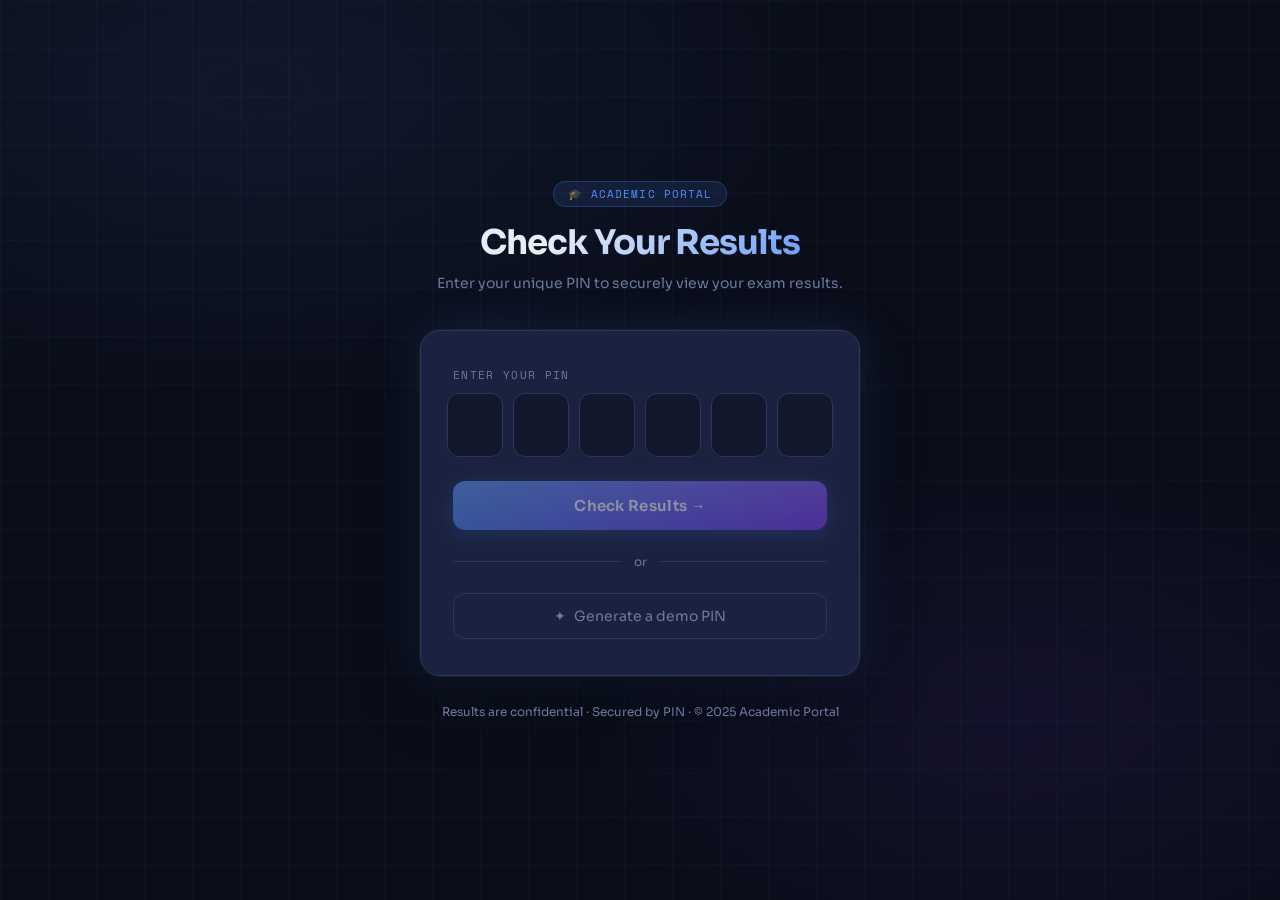
<file: checkResult.html>
<!DOCTYPE html>
<html lang="en">
<head>
  <meta charset="UTF-8" />
  <meta name="viewport" content="width=device-width, initial-scale=1.0"/>
  <title>Check Your Results</title>
  <link href="https://fonts.googleapis.com/css2?family=Sora:wght@300;400;600;700&family=Space+Mono:wght@400;700&display=swap" rel="stylesheet"/>
  <style>
    :root {
      --bg: #0b0e1a;
      --surface: #12172b;
      --card: #1a2240;
      --border: #2a3560;
      --accent: #4f8ef7;
      --accent2: #7c3aed;
      --green: #22c55e;
      --red: #ef4444;
      --yellow: #f59e0b;
      --text: #e8edf8;
      --muted: #6b7a9e;
      --glow: rgba(79,142,247,0.18);
    }

    *, *::before, *::after { box-sizing: border-box; margin: 0; padding: 0; }

    body {
      background: var(--bg);
      color: var(--text);
      font-family: 'Sora', sans-serif;
      min-height: 100vh;
      display: flex;
      flex-direction: column;
      align-items: center;
      justify-content: center;
      padding: 24px;
      overflow-x: hidden;
      position: relative;
    }

    /* Animated mesh background */
    body::before {
      content: '';
      position: fixed;
      inset: 0;
      background:
        radial-gradient(ellipse 80% 60% at 20% 10%, rgba(79,142,247,0.08) 0%, transparent 60%),
        radial-gradient(ellipse 60% 50% at 80% 80%, rgba(124,58,237,0.08) 0%, transparent 60%);
      pointer-events: none;
      z-index: 0;
    }

    .grid-overlay {
      position: fixed;
      inset: 0;
      background-image:
        linear-gradient(rgba(79,142,247,0.04) 1px, transparent 1px),
        linear-gradient(90deg, rgba(79,142,247,0.04) 1px, transparent 1px);
      background-size: 48px 48px;
      pointer-events: none;
      z-index: 0;
    }

    .wrapper {
      position: relative;
      z-index: 1;
      width: 100%;
      max-width: 440px;
    }

    /* Header */
    .header {
      text-align: center;
      margin-bottom: 36px;
      animation: fadeDown 0.7s ease both;
    }
    .header .badge {
      display: inline-flex;
      align-items: center;
      gap: 6px;
      background: rgba(79,142,247,0.12);
      border: 1px solid rgba(79,142,247,0.25);
      border-radius: 999px;
      padding: 4px 14px;
      font-size: 11px;
      font-family: 'Space Mono', monospace;
      letter-spacing: 0.1em;
      color: var(--accent);
      margin-bottom: 16px;
      text-transform: uppercase;
    }
    .header h1 {
      font-size: clamp(26px, 6vw, 34px);
      font-weight: 700;
      letter-spacing: -0.03em;
      line-height: 1.15;
      background: linear-gradient(135deg, #e8edf8 30%, #4f8ef7 100%);
      -webkit-background-clip: text;
      -webkit-text-fill-color: transparent;
      background-clip: text;
    }
    .header p {
      margin-top: 10px;
      color: var(--muted);
      font-size: 14px;
      line-height: 1.6;
    }

    /* Card */
    .card {
      background: var(--card);
      border: 1px solid var(--border);
      border-radius: 20px;
      padding: 36px 32px;
      box-shadow: 0 0 0 1px rgba(255,255,255,0.04), 0 24px 64px rgba(0,0,0,0.4), 0 0 48px var(--glow);
      animation: fadeUp 0.7s 0.1s ease both;
    }

    /* PIN input section */
    .section-label {
      font-size: 11px;
      font-family: 'Space Mono', monospace;
      letter-spacing: 0.12em;
      text-transform: uppercase;
      color: var(--muted);
      margin-bottom: 10px;
    }

    .pin-row {
      display: flex;
      gap: 10px;
      justify-content: center;
      margin-bottom: 24px;
    }
    .pin-cell {
      width: 56px;
      height: 64px;
      background: var(--surface);
      border: 1.5px solid var(--border);
      border-radius: 12px;
      font-family: 'Space Mono', monospace;
      font-size: 26px;
      color: var(--accent);
      text-align: center;
      outline: none;
      transition: border-color 0.2s, box-shadow 0.2s, transform 0.15s;
      caret-color: var(--accent);
    }
    .pin-cell:focus {
      border-color: var(--accent);
      box-shadow: 0 0 0 3px rgba(79,142,247,0.18);
      transform: translateY(-2px);
    }
    .pin-cell.filled {
      border-color: rgba(79,142,247,0.5);
    }
    .pin-cell.error {
      border-color: var(--red);
      box-shadow: 0 0 0 3px rgba(239,68,68,0.15);
      animation: shake 0.4s ease;
    }

    .check-btn {
      width: 100%;
      padding: 15px;
      background: linear-gradient(135deg, var(--accent), var(--accent2));
      border: none;
      border-radius: 12px;
      color: #fff;
      font-family: 'Sora', sans-serif;
      font-size: 15px;
      font-weight: 600;
      cursor: pointer;
      letter-spacing: 0.02em;
      transition: opacity 0.2s, transform 0.15s, box-shadow 0.2s;
      box-shadow: 0 4px 20px rgba(79,142,247,0.3);
      position: relative;
      overflow: hidden;
    }
    .check-btn::after {
      content: '';
      position: absolute;
      inset: 0;
      background: linear-gradient(rgba(255,255,255,0.12), transparent);
      pointer-events: none;
    }
    .check-btn:hover:not(:disabled) {
      opacity: 0.92;
      transform: translateY(-1px);
      box-shadow: 0 8px 28px rgba(79,142,247,0.4);
    }
    .check-btn:active:not(:disabled) { transform: translateY(0); }
    .check-btn:disabled { opacity: 0.5; cursor: not-allowed; }

    .divider {
      display: flex;
      align-items: center;
      gap: 12px;
      margin: 24px 0;
      color: var(--muted);
      font-size: 12px;
    }
    .divider::before, .divider::after {
      content: '';
      flex: 1;
      height: 1px;
      background: var(--border);
    }

    .generate-btn {
      width: 100%;
      padding: 13px;
      background: transparent;
      border: 1.5px solid var(--border);
      border-radius: 12px;
      color: var(--muted);
      font-family: 'Sora', sans-serif;
      font-size: 14px;
      cursor: pointer;
      transition: border-color 0.2s, color 0.2s, background 0.2s;
      display: flex;
      align-items: center;
      justify-content: center;
      gap: 8px;
    }
    .generate-btn:hover {
      border-color: var(--accent);
      color: var(--accent);
      background: rgba(79,142,247,0.06);
    }

    /* PIN display */
    .pin-display {
      background: var(--surface);
      border: 1.5px dashed var(--border);
      border-radius: 14px;
      padding: 18px 20px;
      margin-top: 18px;
      display: none;
      animation: fadeUp 0.4s ease both;
    }
    .pin-display.visible { display: block; }
    .pin-display .label {
      font-size: 11px;
      font-family: 'Space Mono', monospace;
      letter-spacing: 0.1em;
      text-transform: uppercase;
      color: var(--muted);
      margin-bottom: 8px;
    }
    .pin-display .value {
      font-family: 'Space Mono', monospace;
      font-size: 28px;
      letter-spacing: 0.25em;
      color: var(--accent);
      font-weight: 700;
    }
    .pin-display .hint {
      font-size: 12px;
      color: var(--muted);
      margin-top: 6px;
    }

    /* Error message */
    .error-msg {
      display: none;
      align-items: center;
      gap: 8px;
      background: rgba(239,68,68,0.08);
      border: 1px solid rgba(239,68,68,0.2);
      border-radius: 10px;
      padding: 10px 14px;
      font-size: 13px;
      color: #f87171;
      margin-top: 16px;
    }
    .error-msg.visible { display: flex; }

    /* Results panel */
    .results-panel {
      display: none;
      margin-top: 28px;
      animation: fadeUp 0.5s ease both;
    }
    .results-panel.visible { display: block; }

    .student-header {
      display: flex;
      align-items: center;
      gap: 14px;
      margin-bottom: 24px;
    }
    .avatar {
      width: 50px;
      height: 50px;
      border-radius: 50%;
      background: linear-gradient(135deg, var(--accent), var(--accent2));
      display: flex;
      align-items: center;
      justify-content: center;
      font-size: 20px;
      font-weight: 700;
      flex-shrink: 0;
    }
    .student-info .name {
      font-size: 17px;
      font-weight: 600;
    }
    .student-info .id {
      font-size: 12px;
      color: var(--muted);
      font-family: 'Space Mono', monospace;
      margin-top: 2px;
    }

    .result-grid {
      display: grid;
      grid-template-columns: 1fr 1fr;
      gap: 12px;
      margin-bottom: 20px;
    }
    .result-item {
      background: var(--surface);
      border: 1px solid var(--border);
      border-radius: 12px;
      padding: 16px;
      transition: border-color 0.2s;
    }
    .result-item:hover { border-color: rgba(79,142,247,0.3); }
    .result-item .subject {
      font-size: 11px;
      color: var(--muted);
      text-transform: uppercase;
      letter-spacing: 0.08em;
      font-family: 'Space Mono', monospace;
      margin-bottom: 6px;
    }
    .result-item .score {
      font-size: 22px;
      font-weight: 700;
      font-family: 'Space Mono', monospace;
    }
    .result-item .grade {
      font-size: 12px;
      margin-top: 2px;
      font-weight: 600;
    }

    .grade-A { color: var(--green); }
    .grade-B { color: #60a5fa; }
    .grade-C { color: var(--yellow); }
    .grade-D, .grade-F { color: var(--red); }

    .overall-bar {
      background: var(--surface);
      border: 1px solid var(--border);
      border-radius: 14px;
      padding: 20px;
    }
    .overall-bar .top {
      display: flex;
      align-items: center;
      justify-content: space-between;
      margin-bottom: 14px;
    }
    .overall-bar .label-t {
      font-size: 12px;
      color: var(--muted);
      font-family: 'Space Mono', monospace;
      text-transform: uppercase;
      letter-spacing: 0.1em;
    }
    .overall-bar .score-t {
      font-family: 'Space Mono', monospace;
      font-size: 20px;
      font-weight: 700;
    }
    .bar-track {
      height: 8px;
      background: var(--border);
      border-radius: 999px;
      overflow: hidden;
    }
    .bar-fill {
      height: 100%;
      border-radius: 999px;
      background: linear-gradient(90deg, var(--accent), var(--accent2));
      width: 0%;
      transition: width 1s cubic-bezier(0.4, 0, 0.2, 1) 0.3s;
    }
    .status-badge {
      display: inline-flex;
      align-items: center;
      gap: 6px;
      padding: 5px 14px;
      border-radius: 999px;
      font-size: 12px;
      font-weight: 600;
      margin-top: 14px;
    }
    .status-pass { background: rgba(34,197,94,0.12); color: var(--green); border: 1px solid rgba(34,197,94,0.25); }
    .status-fail { background: rgba(239,68,68,0.12); color: var(--red); border: 1px solid rgba(239,68,68,0.25); }

    .back-btn {
      width: 100%;
      margin-top: 18px;
      padding: 12px;
      background: transparent;
      border: 1.5px solid var(--border);
      border-radius: 12px;
      color: var(--muted);
      font-family: 'Sora', sans-serif;
      font-size: 13px;
      cursor: pointer;
      transition: border-color 0.2s, color 0.2s;
    }
    .back-btn:hover { border-color: var(--accent); color: var(--accent); }

    /* Animations */
    @keyframes fadeDown {
      from { opacity: 0; transform: translateY(-18px); }
      to   { opacity: 1; transform: translateY(0); }
    }
    @keyframes fadeUp {
      from { opacity: 0; transform: translateY(14px); }
      to   { opacity: 1; transform: translateY(0); }
    }
    @keyframes shake {
      0%,100%  { transform: translateX(0); }
      20%      { transform: translateX(-6px); }
      40%      { transform: translateX(6px); }
      60%      { transform: translateX(-4px); }
      80%      { transform: translateX(4px); }
    }

    /* Footer */
    .footer {
      text-align: center;
      margin-top: 28px;
      font-size: 12px;
      color: var(--muted);
      animation: fadeUp 0.7s 0.3s ease both;
    }
  </style>
</head>
<body>
  <div class="grid-overlay"></div>

  <div class="wrapper">
    <div class="header">
      <div class="badge">🎓 Academic Portal</div>
      <h1>Check Your Results</h1>
      <p>Enter your unique PIN to securely view your exam results.</p>
    </div>

    <div class="card" id="loginCard">
      <!-- PIN Entry -->
      <div class="section-label">Enter your PIN</div>
      <div class="pin-row" id="pinRow">
        <input class="pin-cell" maxlength="1" type="text" inputmode="numeric" pattern="[0-9]*" autocomplete="off"/>
        <input class="pin-cell" maxlength="1" type="text" inputmode="numeric" pattern="[0-9]*" autocomplete="off"/>
        <input class="pin-cell" maxlength="1" type="text" inputmode="numeric" pattern="[0-9]*" autocomplete="off"/>
        <input class="pin-cell" maxlength="1" type="text" inputmode="numeric" pattern="[0-9]*" autocomplete="off"/>
        <input class="pin-cell" maxlength="1" type="text" inputmode="numeric" pattern="[0-9]*" autocomplete="off"/>
        <input class="pin-cell" maxlength="1" type="text" inputmode="numeric" pattern="[0-9]*" autocomplete="off"/>
      </div>

      <button class="check-btn" id="checkBtn" disabled onclick="checkPin()">
        Check Results →
      </button>

      <div class="error-msg" id="errorMsg">
        <span>⚠️</span> Invalid PIN. Please try again.
      </div>

      <div class="divider">or</div>

      <button class="generate-btn" onclick="generatePin()">
        <span>✦</span> Generate a demo PIN
      </button>

      <div class="pin-display" id="pinDisplay">
        <div class="label">Your generated PIN</div>
        <div class="value" id="pinValue">——————</div>
        <div class="hint">Copy this PIN and enter it above to see demo results.</div>
      </div>

      <!-- Results Panel (shown inside card on same page) -->
      <div class="results-panel" id="resultsPanel">
        <div class="student-header">
          <div class="avatar" id="avatarEl"></div>
          <div class="student-info">
            <div class="name" id="studentName"></div>
            <div class="id" id="studentId"></div>
          </div>
        </div>

        <div class="result-grid" id="resultGrid"></div>

        <div class="overall-bar">
          <div class="top">
            <div class="label-t">Overall Average</div>
            <div class="score-t" id="overallScore"></div>
          </div>
          <div class="bar-track"><div class="bar-fill" id="barFill"></div></div>
          <div id="statusBadge"></div>
        </div>

        <button class="back-btn" onclick="resetView()">← Check another PIN</button>
      </div>
    </div>

    <div class="footer">Results are confidential · Secured by PIN · © 2025 Academic Portal</div>
  </div>

  <script>
    // ─── Demo data store ─────────────────────────────────────────────────────
    const studentDB = {};

    const demoStudents = [
      { name: "Amara Osei", id: "STU-2024-001", results: [
        { subject: "Mathematics", score: 88 },
        { subject: "English",     score: 74 },
        { subject: "Physics",     score: 91 },
        { subject: "Chemistry",   score: 67 },
        { subject: "History",     score: 79 },
        { subject: "Biology",     score: 82 },
      ]},
      { name: "Kwame Asante", id: "STU-2024-002", results: [
        { subject: "Mathematics", score: 55 },
        { subject: "English",     score: 62 },
        { subject: "Physics",     score: 48 },
        { subject: "Chemistry",   score: 71 },
        { subject: "History",     score: 58 },
        { subject: "Biology",     score: 60 },
      ]},
      { name: "Fatima Nkrumah", id: "STU-2024-003", results: [
        { subject: "Mathematics", score: 95 },
        { subject: "English",     score: 89 },
        { subject: "Physics",     score: 93 },
        { subject: "Chemistry",   score: 88 },
        { subject: "History",     score: 91 },
        { subject: "Biology",     score: 97 },
      ]},
    ];

    function gradeFor(score) {
      if (score >= 90) return "A";
      if (score >= 80) return "B";
      if (score >= 70) return "C";
      if (score >= 60) return "D";
      return "F";
    }

    function genPin() {
      return String(Math.floor(100000 + Math.random() * 900000));
    }

    // ─── Generate PIN ─────────────────────────────────────────────────────────
    function generatePin() {
      const student = demoStudents[Math.floor(Math.random() * demoStudents.length)];
      const pin = genPin();
      studentDB[pin] = student;

      document.getElementById('pinValue').textContent = pin;
      document.getElementById('pinDisplay').classList.add('visible');

      // Pre-fill pin cells for UX
      const cells = document.querySelectorAll('.pin-cell');
      pin.split('').forEach((d, i) => {
        cells[i].value = d;
        cells[i].classList.add('filled');
      });
      document.getElementById('checkBtn').disabled = false;
      document.getElementById('errorMsg').classList.remove('visible');
    }

    // ─── PIN Cells Logic ─────────────────────────────────────────────────────
    const cells = document.querySelectorAll('.pin-cell');
    cells.forEach((cell, i) => {
      cell.addEventListener('input', e => {
        const val = e.target.value.replace(/\D/g, '');
        e.target.value = val ? val[val.length - 1] : '';
        e.target.classList.toggle('filled', !!e.target.value);
        if (e.target.value && i < cells.length - 1) cells[i + 1].focus();
        updateBtn();
      });
      cell.addEventListener('keydown', e => {
        if (e.key === 'Backspace' && !e.target.value && i > 0) {
          cells[i - 1].value = '';
          cells[i - 1].classList.remove('filled');
          cells[i - 1].focus();
          updateBtn();
        }
        if (e.key === 'Enter') checkPin();
      });
      cell.addEventListener('paste', e => {
        e.preventDefault();
        const pasted = (e.clipboardData || window.clipboardData).getData('text').replace(/\D/g,'').slice(0,6);
        pasted.split('').forEach((ch, j) => {
          if (cells[j]) { cells[j].value = ch; cells[j].classList.add('filled'); }
        });
        updateBtn();
      });
    });

    function updateBtn() {
      const pin = getPin();
      document.getElementById('checkBtn').disabled = pin.length < 6;
    }

    function getPin() {
      return [...cells].map(c => c.value).join('');
    }

    // ─── Check PIN ────────────────────────────────────────────────────────────
    function checkPin() {
      const pin = getPin();
      const student = studentDB[pin];
      if (!student) {
        cells.forEach(c => c.classList.add('error'));
        document.getElementById('errorMsg').classList.add('visible');
        setTimeout(() => cells.forEach(c => c.classList.remove('error')), 600);
        return;
      }
      document.getElementById('errorMsg').classList.remove('visible');
      showResults(student);
    }

    function showResults(student) {
      // Hide login elements
      document.getElementById('pinRow').style.display = 'none';
      document.getElementById('checkBtn').style.display = 'none';
      document.querySelector('.divider').style.display = 'none';
      document.querySelector('.generate-btn').style.display = 'none';
      document.getElementById('pinDisplay').style.display = 'none';
      document.getElementById('errorMsg').style.display = 'none';

      // Avatar
      document.getElementById('avatarEl').textContent = student.name[0];
      document.getElementById('studentName').textContent = student.name;
      document.getElementById('studentId').textContent = student.id;

      // Subject grid
      const grid = document.getElementById('resultGrid');
      grid.innerHTML = '';
      student.results.forEach(r => {
        const grade = gradeFor(r.score);
        const div = document.createElement('div');
        div.className = 'result-item';
        div.innerHTML = `
          <div class="subject">${r.subject}</div>
          <div class="score grade-${grade}">${r.score}<span style="font-size:14px">/100</span></div>
          <div class="grade grade-${grade}">Grade ${grade}</div>
        `;
        grid.appendChild(div);
      });

      // Overall
      const avg = Math.round(student.results.reduce((s, r) => s + r.score, 0) / student.results.length);
      const pass = avg >= 50;
      document.getElementById('overallScore').textContent = avg + '%';
      document.getElementById('statusBadge').innerHTML = pass
        ? `<span class="status-badge status-pass">✓ PASSED</span>`
        : `<span class="status-badge status-fail">✗ FAILED</span>`;

      document.getElementById('resultsPanel').classList.add('visible');
      setTimeout(() => { document.getElementById('barFill').style.width = avg + '%'; }, 100);
    }

    function resetView() {
      cells.forEach(c => { c.value = ''; c.classList.remove('filled', 'error'); });
      document.getElementById('checkBtn').disabled = true;
      document.getElementById('pinRow').style.display = 'flex';
      document.getElementById('checkBtn').style.display = 'block';
      document.querySelector('.divider').style.display = 'flex';
      document.querySelector('.generate-btn').style.display = 'flex';
      document.getElementById('pinDisplay').classList.remove('visible');
      document.getElementById('pinDisplay').style.display = '';
      document.getElementById('errorMsg').style.display = '';
      document.getElementById('resultsPanel').classList.remove('visible');
      document.getElementById('barFill').style.width = '0%';
    }
  </script>
</body>
</html>
</file>
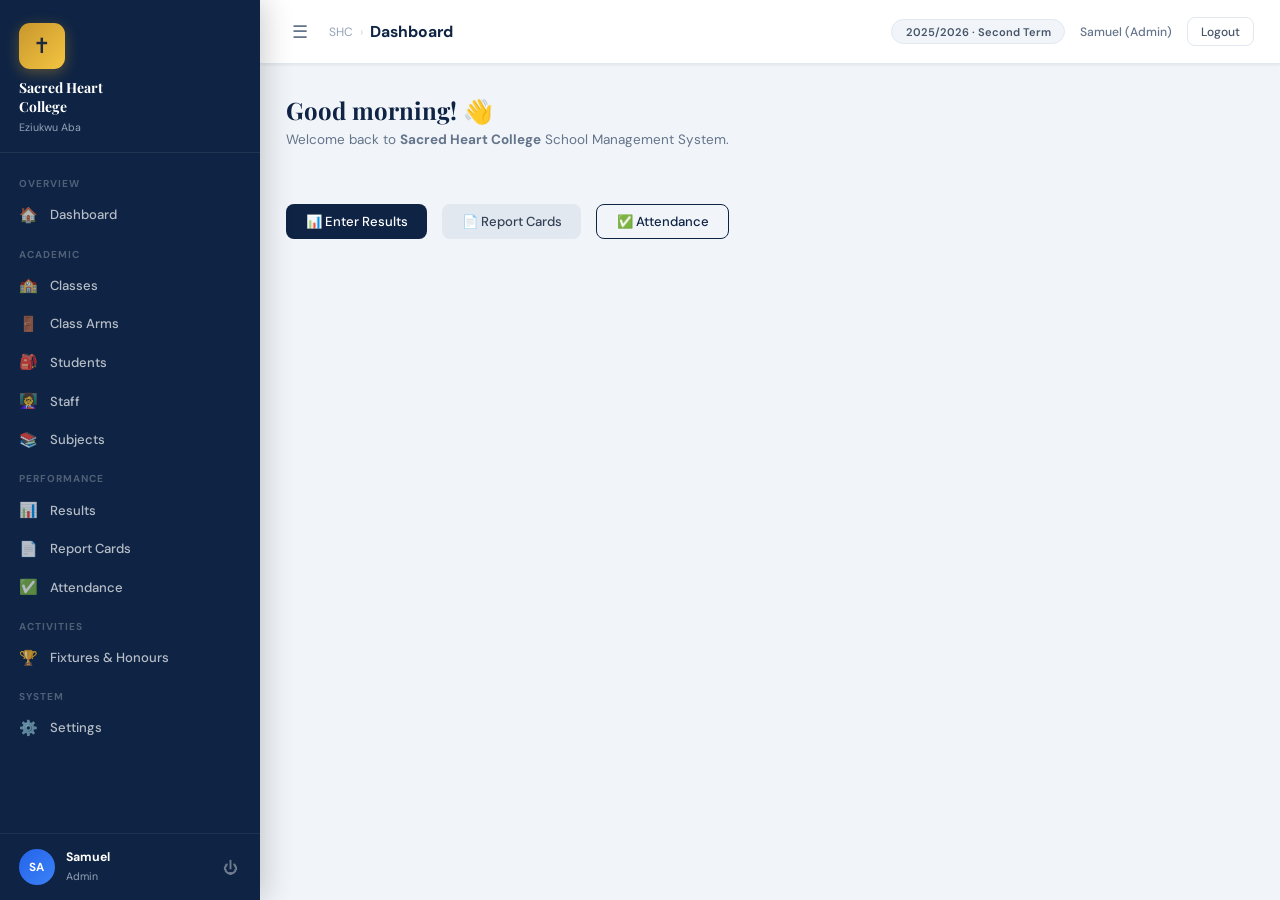
<file: class_arm.html>
<!DOCTYPE html>
<html lang="en">
<head>
  <meta charset="UTF-8">
  <meta name="viewport" content="width=device-width, initial-scale=1.0">
  <title>Sacred Heart College – School Management</title>
  <link rel="preconnect" href="https://fonts.googleapis.com">
  <link href="https://fonts.googleapis.com/css2?family=DM+Sans:ital,opsz,wght@0,9..40,300;0,9..40,400;0,9..40,500;0,9..40,600;0,9..40,700;1,9..40,400&family=Playfair+Display:wght@700;900&display=swap" rel="stylesheet">
  <style>
    /* ═══════════════════════════════════════════════
       TOKENS & RESET
    ═══════════════════════════════════════════════ */
    *, *::before, *::after { box-sizing: border-box; margin: 0; padding: 0; }

    :root {
      --navy:         #0f2444;
      --navy-mid:     #1e3a5f;
      --navy-light:   #2a4f7c;
      --blue:         #2563eb;
      --blue-light:   #3b82f6;
      --blue-pale:    #dbeafe;
      --gold:         #c9962c;
      --gold-light:   #f4c542;
      --emerald:      #059669;
      --emerald-pale: #d1fae5;
      --amber:        #d97706;
      --amber-pale:   #fef3c7;
      --rose:         #e11d48;
      --rose-pale:    #fee2e2;
      --slate-50:     #f8fafc;
      --slate-100:    #f1f5f9;
      --slate-200:    #e2e8f0;
      --slate-300:    #cbd5e1;
      --slate-400:    #94a3b8;
      --slate-500:    #64748b;
      --slate-600:    #475569;
      --slate-700:    #334155;
      --slate-800:    #1e293b;
      --white:        #ffffff;
      --sidebar-w:    260px;
      --topbar-h:     64px;
      --radius-xl:    18px;
      --radius-lg:    14px;
      --radius-md:    10px;
      --radius-sm:    7px;
      --shadow-xs:    0 1px 3px rgba(0,0,0,.07);
      --shadow-sm:    0 2px 8px rgba(0,0,0,.09);
      --shadow-md:    0 4px 18px rgba(0,0,0,.11);
      --shadow-lg:    0 8px 36px rgba(0,0,0,.15);
      --t:            .22s ease;
    }

    html { font-size: 15px; }
    body {
      font-family: 'DM Sans', sans-serif;
      background: var(--slate-100);
      color: var(--slate-800);
      min-height: 100vh;
      display: flex;
      overflow-x: hidden;
    }

    /* ═══════════════════════════════════════════════
       SIDEBAR
    ═══════════════════════════════════════════════ */
    #sidebar {
      width: var(--sidebar-w);
      min-width: var(--sidebar-w);
      height: 100vh;
      position: fixed;
      top: 0; left: 0;
      background: var(--navy);
      display: flex;
      flex-direction: column;
      z-index: 300;
      transition: width var(--t), min-width var(--t), transform var(--t);
      overflow: hidden;
      box-shadow: 4px 0 28px rgba(0,0,0,.20);
    }
    #sidebar.collapsed { width: 0; min-width: 0; }

    /* Brand */
    .sidebar-brand {
      padding: 1.5rem 1.25rem 1.2rem;
      border-bottom: 1px solid rgba(255,255,255,.07);
      flex-shrink: 0;
    }
    .school-crest {
      width: 46px; height: 46px;
      background: linear-gradient(135deg, var(--gold) 0%, var(--gold-light) 100%);
      border-radius: 11px;
      display: flex; align-items: center; justify-content: center;
      font-size: 1.4rem; margin-bottom: .7rem;
      box-shadow: 0 4px 14px rgba(201,150,44,.38);
      flex-shrink: 0;
    }
    .sidebar-brand h1 {
      font-family: 'Playfair Display', serif;
      font-size: .93rem; font-weight: 700;
      color: #fff; line-height: 1.35;
      white-space: nowrap;
    }
    .sidebar-brand p {
      font-size: .71rem; color: var(--slate-400);
      margin-top: .2rem; white-space: nowrap;
    }

    /* Nav */
    .sidebar-nav {
      flex: 1; overflow-y: auto;
      padding: .75rem 0;
      scrollbar-width: thin;
      scrollbar-color: rgba(255,255,255,.1) transparent;
    }
    .sidebar-nav::-webkit-scrollbar { width: 4px; }
    .sidebar-nav::-webkit-scrollbar-thumb { background: rgba(255,255,255,.1); border-radius: 4px; }
    .sidebar-nav ul { list-style: none; }

    .nav-section-label {
      font-size: .67rem; font-weight: 700;
      text-transform: uppercase; letter-spacing: .1em;
      color: rgba(255,255,255,.27);
      padding: .9rem 1.25rem .35rem;
      list-style: none;
    }
    .sidebar-nav a {
      display: flex; align-items: center; gap: .75rem;
      padding: .62rem 1.25rem;
      color: rgba(255,255,255,.7);
      text-decoration: none; font-size: .875rem; font-weight: 500;
      transition: background var(--t), color var(--t);
      white-space: nowrap;
    }
    .sidebar-nav a .ni { font-size: 1rem; width: 20px; text-align: center; flex-shrink: 0; }
    .sidebar-nav a:hover { background: rgba(255,255,255,.07); color: #fff; }
    .sidebar-nav li.active > a {
      background: linear-gradient(90deg,rgba(37,99,235,.5) 0%,rgba(37,99,235,.12) 100%);
      color: #fff;
      border-right: 3px solid var(--blue-light);
    }
    .sidebar-nav li.active > a .ni { color: var(--gold-light); }

    /* Footer */
    .sidebar-footer {
      border-top: 1px solid rgba(255,255,255,.07);
      padding: 1rem 1.25rem;
    }
    .sidebar-user { display: flex; align-items: center; gap: .75rem; }
    .s-avatar {
      width: 36px; height: 36px;
      background: linear-gradient(135deg, var(--blue), var(--blue-light));
      border-radius: 50%;
      display: flex; align-items: center; justify-content: center;
      font-size: .78rem; font-weight: 700; color: #fff; flex-shrink: 0;
    }
    .s-info { flex: 1; min-width: 0; }
    .s-info strong { display: block; font-size: .82rem; color: #fff; white-space: nowrap; overflow: hidden; text-overflow: ellipsis; }
    .s-info span   { font-size: .71rem; color: var(--slate-400); }
    #logout-btn {
      background: none; border: none; color: rgba(255,255,255,.4);
      cursor: pointer; font-size: 1rem; padding: .25rem; border-radius: 6px;
      transition: color var(--t);
    }
    #logout-btn:hover { color: var(--rose); }

    /* ═══════════════════════════════════════════════
       MAIN AREA
    ═══════════════════════════════════════════════ */
    .main-container {
      flex: 1;
      margin-left: var(--sidebar-w);
      display: flex; flex-direction: column;
      min-height: 100vh;
      transition: margin-left var(--t);
    }
    .main-container.sidebar-collapsed { margin-left: 0; }

    /* ─ Topbar ─ */
    .topbar {
      height: var(--topbar-h);
      background: var(--white);
      border-bottom: 1px solid var(--slate-200);
      display: flex; align-items: center;
      padding: 0 1.75rem; gap: 1rem;
      position: sticky; top: 0; z-index: 200;
      box-shadow: var(--shadow-xs);
    }
    #sidebar-toggle-mobile {
      background: none; border: none; cursor: pointer;
      color: var(--slate-500); font-size: 1.2rem;
      padding: .4rem; border-radius: 8px;
      transition: background var(--t);
    }
    #sidebar-toggle-mobile:hover { background: var(--slate-100); }
    .topbar-crumb {
      display: flex; align-items: center; gap: .45rem; flex: 1;
    }
    .crumb-link { font-size: .8rem; color: var(--slate-400); text-decoration: none; transition: color var(--t); }
    .crumb-link:hover { color: var(--navy); }
    .crumb-sep { color: var(--slate-300); font-size: .8rem; }
    #page-title { font-size: 1.05rem; font-weight: 700; color: var(--navy); }

    .topbar-right { display: flex; align-items: center; gap: 1rem; margin-left: auto; }
    .session-chip {
      background: var(--slate-100); border: 1px solid var(--slate-200);
      border-radius: 20px; padding: .3rem .9rem;
      font-size: .74rem; font-weight: 600; color: var(--slate-600); white-space: nowrap;
    }
    #current-user-name-role { font-size: .81rem; color: var(--slate-500); font-weight: 500; white-space: nowrap; }
    #logout-btn-top {
      background: none; border: 1px solid var(--slate-200); color: var(--slate-600);
      cursor: pointer; font-size: .8rem; padding: .35rem .85rem; border-radius: 8px;
      font-family: 'DM Sans', sans-serif; font-weight: 500;
      transition: background var(--t), color var(--t), border-color var(--t);
    }
    #logout-btn-top:hover { background: var(--rose); color: #fff; border-color: var(--rose); }

    /* ─ Page body ─ */
    .page-content {
      flex: 1;
      padding: 2rem 1.75rem;
      max-width: 1440px;
      width: 100%;
    }

    /* ─ Sections ─ */
    .content-section { display: none; animation: fadeIn .22s ease; }
    .content-section:not(.hidden) { display: block; }
    .content-section.hidden { display: none !important; }

    /* ─ Dashboard stats ─ */
    #dashboard-stats {
      display: grid;
      grid-template-columns: repeat(auto-fit, minmax(175px, 1fr));
      gap: 1.2rem;
      margin-bottom: 2rem;
    }

    /* ─ Mobile backdrop ─ */
    #sb-backdrop {
      display: none; position: fixed; inset: 0;
      background: rgba(0,0,0,.45); z-index: 299;
    }

    /* ─ Scrollbars ─ */
    ::-webkit-scrollbar { width: 7px; height: 7px; }
    ::-webkit-scrollbar-track { background: transparent; }
    ::-webkit-scrollbar-thumb { background: var(--slate-200); border-radius: 99px; }
    ::-webkit-scrollbar-thumb:hover { background: var(--slate-400); }

    /* ─ Mobile ─ */
    @media (max-width: 768px) {
      #sidebar { position: fixed; transform: translateX(-100%); width: var(--sidebar-w) !important; min-width: var(--sidebar-w) !important; }
      #sidebar:not(.collapsed) { transform: translateX(0); }
      .main-container { margin-left: 0 !important; }
      .page-content { padding: 1.25rem 1rem; }
      #sb-backdrop.show { display: block; }
      .topbar-right .session-chip,
      #current-user-name-role { display: none; }
    }

    /* ─ Animations ─ */
    @keyframes fadeIn    { from{opacity:0;transform:translateY(6px)} to{opacity:1;transform:translateY(0)} }
    @keyframes slideInRight { from{transform:translateX(110%);opacity:0} to{transform:translateX(0);opacity:1} }
    @keyframes slideUp   { from{transform:translateY(20px);opacity:0} to{transform:translateY(0);opacity:1} }

    /* ─ Global interactive refinements ─ */
    button:hover  { opacity: .88; }
    input:focus, select:focus, textarea:focus {
      border-color: var(--navy-mid) !important;
      box-shadow: 0 0 0 3px rgba(30,58,95,.1) !important;
      outline: none;
    }
    tr:hover td { background: var(--slate-50) !important; }

    /* ─ Active nav pill from script2.js ─ */
    .sidebar-nav li.active > a {
      background: linear-gradient(90deg,rgba(37,99,235,.5) 0%,rgba(37,99,235,.12) 100%) !important;
      color: #fff !important;
      border-right: 3px solid var(--blue-light) !important;
    }

    /* ─ Arm card drag ghost ─ */
    [draggable="true"] { user-select: none; }

    /* ─ Print ─ */
    @media print {
      #sidebar, .topbar, #sb-backdrop { display: none !important; }
      .main-container { margin-left: 0 !important; }
      .page-content { padding: 0 !important; }
    }
  </style>
</head>
<body>

<div id="sb-backdrop"></div>

<!-- ══════════════════════════════════════════
     SIDEBAR
══════════════════════════════════════════ -->
<aside id="sidebar">

  <div class="sidebar-brand">
    <div class="school-crest">✝</div>
    <h1>Sacred Heart<br>College</h1>
    <p>Eziukwu Aba</p>
  </div>

  <nav class="sidebar-nav">
    <ul>

      <li class="nav-section-label">Overview</li>
      <li>
        <a href="#dashboard">
          <span class="ni">🏠</span> Dashboard
        </a>
      </li>

      <li class="nav-section-label">Academic</li>
      <li>
        <a href="#classes">
          <span class="ni">🏫</span> Classes
        </a>
      </li>
      <li>
        <a href="#arms">
          <span class="ni">🚪</span> Class Arms
        </a>
      </li>
      <li>
        <a href="#students">
          <span class="ni">🎒</span> Students
        </a>
      </li>
      <li>
        <a href="#teachers">
          <span class="ni">👩‍🏫</span> Staff
        </a>
      </li>
      <li>
        <a href="#subjects">
          <span class="ni">📚</span> Subjects
        </a>
      </li>

      <li class="nav-section-label">Performance</li>
      <li>
        <a href="#results">
          <span class="ni">📊</span> Results
        </a>
      </li>
      <li>
        <a href="#report-cards">
          <span class="ni">📄</span> Report Cards
        </a>
      </li>
      <li>
        <a href="#attendance">
          <span class="ni">✅</span> Attendance
        </a>
      </li>

      <li class="nav-section-label">Activities</li>
      <li>
        <a href="#fixtures">
          <span class="ni">🏆</span> Fixtures &amp; Honours
        </a>
      </li>

      <li class="nav-section-label">System</li>
      <li>
        <a href="#settings">
          <span class="ni">⚙️</span> Settings
        </a>
      </li>

    </ul>
  </nav>

  <div class="sidebar-footer">
    <div class="sidebar-user">
      <div class="s-avatar" id="sidebar-avatar">SA</div>
      <div class="s-info">
        <strong id="sidebar-username">Samuel</strong>
        <span id="sidebar-role">Admin</span>
      </div>
      <button id="logout-btn" title="Logout">⏻</button>
    </div>
  </div>

</aside>

<!-- ══════════════════════════════════════════
     MAIN
══════════════════════════════════════════ -->
<div class="main-container" id="main-container">

  <!-- TOP BAR -->
  <header class="topbar">
    <button id="sidebar-toggle-mobile" aria-label="Toggle sidebar">☰</button>

    <div class="topbar-crumb">
      <a href="#dashboard" class="crumb-link">SHC</a>
      <span class="crumb-sep">›</span>
      <span id="page-title">Dashboard</span>
    </div>

    <div class="topbar-right">
      <span class="session-chip" id="session-badge">2025/2026 · Second Term</span>
      <span id="current-user-name-role">Samuel (Admin)</span>
      <button id="logout-btn-top">Logout</button>
    </div>
  </header>

  <!-- CONTENT -->
  <main class="page-content">

    <!-- DASHBOARD -->
    <section id="dashboard" class="content-section">
      <div style="margin-bottom:1.75rem;">
        <h2 style="font-family:'Playfair Display',serif;font-size:1.6rem;color:var(--navy);margin-bottom:.3rem;">
          Good morning! 👋
        </h2>
        <p style="color:var(--slate-500);font-size:.9rem;">
          Welcome back to <strong>Sacred Heart College</strong> School Management System.
        </p>
      </div>
      <div id="dashboard-stats"></div>
      <div style="display:flex;gap:1rem;flex-wrap:wrap;margin-top:2rem;">
        <button class="btn-primary" onclick="navigate('results')">📊 Enter Results</button>
        <button class="btn-secondary" onclick="navigate('report-cards')">📄 Report Cards</button>
        <button class="btn-outline" id="dash-attendance-btn">✅ Attendance</button>
      </div>
    </section>

    <!-- CLASSES -->
    <section id="classes"       class="content-section"></section>

    <!-- ARMS -->
    <section id="arms"          class="content-section"></section>

    <!-- STUDENTS -->
    <section id="students"      class="content-section"></section>

    <!-- STAFF -->
    <section id="teachers"      class="content-section"></section>

    <!-- SUBJECTS -->
    <section id="subjects"      class="content-section"></section>

    <!-- RESULTS -->
    <section id="results"       class="content-section"></section>

    <!-- REPORT CARDS -->
    <section id="report-cards"  class="content-section"></section>

    <!-- ATTENDANCE -->
    <section id="attendance"    class="content-section"></section>

    <!-- FIXTURES -->
    <section id="fixtures"      class="content-section"></section>

    <!-- PARENT PORTAL -->
    <section id="parent-portal" class="content-section"></section>

    <!-- SETTINGS -->
    <section id="settings"      class="content-section"></section>

  </main>
</div>

<!-- ══════════════════════════════════════════
     INLINE BOOTSTRAP  (runs before script2.js)
══════════════════════════════════════════ -->
<script>
  'use strict';

  /* ── Sidebar toggle ── */
  const sidebar  = document.getElementById('sidebar');
  const mainCont = document.getElementById('main-container');
  const backdrop = document.getElementById('sb-backdrop');

  function openSidebar() {
    sidebar.classList.remove('collapsed');
    if (window.innerWidth < 769) backdrop.classList.add('show');
    else mainCont.classList.remove('sidebar-collapsed');
  }
  function closeSidebar() {
    sidebar.classList.add('collapsed');
    backdrop.classList.remove('show');
    mainCont.classList.add('sidebar-collapsed');
  }
  function toggleSidebar() {
    sidebar.classList.contains('collapsed') ? openSidebar() : closeSidebar();
  }

  document.getElementById('sidebar-toggle-mobile').addEventListener('click', toggleSidebar);
  backdrop.addEventListener('click', () => {
    sidebar.classList.add('collapsed');
    backdrop.classList.remove('show');
  });

  /* Close sidebar on mobile nav click */
  document.querySelectorAll('.sidebar-nav a').forEach(a => {
    a.addEventListener('click', () => {
      if (window.innerWidth < 769) {
        sidebar.classList.add('collapsed');
        backdrop.classList.remove('show');
      }
    });
  });
</script>

<!-- ══════════════════════════════════════════
     APP SCRIPT
══════════════════════════════════════════ -->
<script src="script2.js"></script>

<!-- ══════════════════════════════════════════
     POST-LOAD POLISH
     Runs after script2.js initialises the app
══════════════════════════════════════════ -->
<script>
  'use strict';

  /* ── Inject complementary styles ── */
  (function () {
    const s = document.createElement('style');
    s.textContent = `
      /* Base button styles for dashboard quick-action buttons */
      .btn-primary, .btn-secondary, .btn-outline {
        font-family: 'DM Sans', sans-serif;
        font-size: .875rem; font-weight: 500;
        padding: .55rem 1.3rem; border-radius: 8px;
        border: none; cursor: pointer;
        transition: opacity .15s, transform .1s;
      }
      .btn-primary   { background: var(--navy); color: #fff; }
      .btn-secondary { background: var(--slate-200); color: var(--slate-700); }
      .btn-outline   { background: transparent; color: var(--navy); border: 1.5px solid var(--navy); }
      .btn-primary:active,
      .btn-secondary:active,
      .btn-outline:active { transform: scale(.97); }

      /* All dynamically-rendered sections inherit font */
      .content-section, .content-section * {
        font-family: 'DM Sans', sans-serif;
      }

      /* Modal polished backdrop */
      #modal-overlay { backdrop-filter: blur(3px); }
      #modal-overlay > div { font-family: 'DM Sans', sans-serif; }

      /* Toasts */
      #toast-container > div { font-family: 'DM Sans', sans-serif !important; }

      /* Arms-section drag hover */
      #arm-card-enter { background: #eff6ff !important; border-color: #93c5fd !important; }

      /* Stat cards from renderDashboard() */
      .stat-card {
        background: #fff;
        border-radius: 12px;
        padding: 1.4rem 1.5rem;
        box-shadow: 0 2px 8px rgba(0,0,0,.07);
        transition: box-shadow .22s ease, transform .22s ease;
      }
      .stat-card:hover { box-shadow: 0 6px 20px rgba(0,0,0,.11); transform: translateY(-2px); }
      .stat-card h4  { font-size: .73rem; font-weight: 600; color: #94a3b8; text-transform: uppercase; letter-spacing: .05em; margin-bottom: .5rem; }
      .stat-card .number { font-size: 2rem; font-weight: 700; color: #0f2444; line-height: 1.1; }

      /* ── Arm cards refined ── */
      [id^="arm-card-"] {
        transition: box-shadow .18s ease, border-color .18s ease !important;
      }
      [id^="arm-card-"]:hover {
        box-shadow: 0 6px 20px rgba(0,0,0,.12) !important;
        border-color: #93c5fd !important;
      }

      /* ── Arms-block header ── */
      [id^="arms-block-"] h3 {
        font-family: 'Playfair Display', serif;
      }

      /* ── Capacity bar smooth ── */
      [id^="arms-grid-"] > div [style*="border-radius:99px"] div {
        transition: width .5s ease !important;
      }

      /* Report card print */
      @media print {
        #sidebar, .topbar, #sb-backdrop { display: none !important; }
        .main-container { margin-left: 0 !important; }
        .page-content { padding: 0 !important; }
        .content-section { display: block !important; }
      }
    `;
    document.head.appendChild(s);
  })();

  /* ── Sync session badge & sidebar user after App is ready ── */
  window.addEventListener('load', () => {
    requestAnimationFrame(() => {
      try {
        const si = window.App?.data?.schoolInfo;
        if (si) {
          const badge = document.getElementById('session-badge');
          if (badge) badge.textContent = `${si.session} · ${si.term}`;
        }

        const u = window.App?.currentUser;
        if (u) {
          const initials = u.name.trim().split(/\s+/).map(w => w[0]).slice(0,2).join('').toUpperCase();
          const av = document.getElementById('sidebar-avatar');
          if (av) av.textContent = initials;
          const unEl = document.getElementById('sidebar-username');
          if (unEl) unEl.textContent = u.name;
          const roleEl = document.getElementById('sidebar-role');
          if (roleEl) roleEl.textContent = u.role;
        }
      } catch (e) { /* silent – App not yet initialised */ }
    });
  });

  /* ── Dash attendance button wired here (script2.js handles navigate) ── */
  document.getElementById('dash-attendance-btn')?.addEventListener('click', () => {
    if (window.navigate) navigate('attendance');
  });
</script>

</body>
</html>
</file>
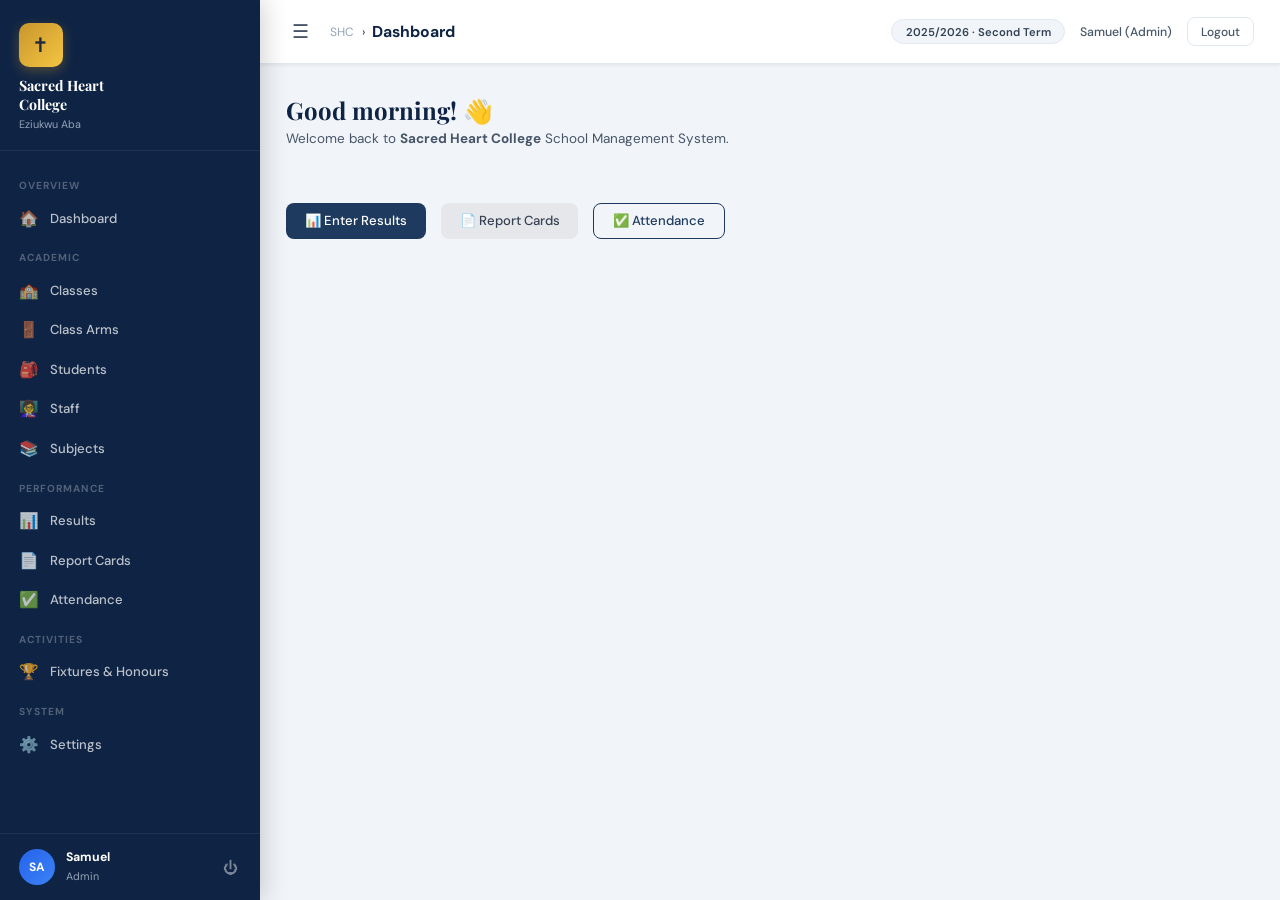
<file: classes.html>
<!DOCTYPE html>
<html lang="en">
<head>
  <meta charset="UTF-8">
  <meta name="viewport" content="width=device-width, initial-scale=1.0">
  <title>Sacred Heart College – School Management</title>
  <link rel="preconnect" href="https://fonts.googleapis.com">
  <link href="https://fonts.googleapis.com/css2?family=DM+Sans:wght@300;400;500;600;700&family=Playfair+Display:wght@700;900&display=swap" rel="stylesheet">
  <style>
    /* ═══════════════════════════════════════════
       CSS VARIABLES & RESET
    ═══════════════════════════════════════════ */
    *, *::before, *::after { box-sizing: border-box; margin: 0; padding: 0; }

    :root {
      --navy:       #0f2444;
      --navy-mid:   #1e3a5f;
      --blue:       #2563eb;
      --blue-light: #3b82f6;
      --gold:       #c9962c;
      --gold-light: #f4c542;
      --emerald:    #059669;
      --rose:       #e11d48;
      --slate-50:   #f8fafc;
      --slate-100:  #f1f5f9;
      --slate-200:  #e2e8f0;
      --slate-400:  #94a3b8;
      --slate-600:  #475569;
      --slate-700:  #334155;
      --slate-800:  #1e293b;
      --white:      #ffffff;
      --sidebar-w:  260px;
      --sidebar-collapsed-w: 0px;
      --topbar-h:   64px;
      --radius-lg:  14px;
      --radius-md:  10px;
      --radius-sm:  7px;
      --shadow-sm:  0 1px 4px rgba(0,0,0,.08);
      --shadow-md:  0 4px 16px rgba(0,0,0,.10);
      --shadow-lg:  0 8px 32px rgba(0,0,0,.14);
      --transition: .22s ease;
    }

    html { font-size: 15px; }
    body {
      font-family: 'DM Sans', sans-serif;
      background: var(--slate-100);
      color: var(--slate-800);
      min-height: 100vh;
      display: flex;
      overflow-x: hidden;
    }

    /* ═══════════════════════════════════════════
       SIDEBAR
    ═══════════════════════════════════════════ */
    #sidebar {
      width: var(--sidebar-w);
      min-width: var(--sidebar-w);
      height: 100vh;
      position: fixed;
      top: 0; left: 0;
      background: var(--navy);
      display: flex;
      flex-direction: column;
      z-index: 300;
      transition: width var(--transition), min-width var(--transition), transform var(--transition);
      overflow: hidden;
      box-shadow: 4px 0 24px rgba(0,0,0,.18);
    }
    #sidebar.collapsed {
      width: 0;
      min-width: 0;
    }

    .sidebar-brand {
      padding: 1.5rem 1.25rem 1.25rem;
      border-bottom: 1px solid rgba(255,255,255,.07);
      flex-shrink: 0;
    }
    .sidebar-brand .school-crest {
      width: 44px; height: 44px;
      background: linear-gradient(135deg, var(--gold), var(--gold-light));
      border-radius: 10px;
      display: flex; align-items: center; justify-content: center;
      font-size: 1.35rem; margin-bottom: .7rem;
      box-shadow: 0 4px 12px rgba(201,150,44,.35);
    }
    .sidebar-brand h1 {
      font-family: 'Playfair Display', serif;
      font-size: .95rem;
      color: #fff;
      line-height: 1.3;
      white-space: nowrap;
    }
    .sidebar-brand p {
      font-size: .72rem;
      color: var(--slate-400);
      margin-top: .2rem;
      white-space: nowrap;
    }

    .sidebar-nav {
      flex: 1;
      overflow-y: auto;
      padding: 1rem 0;
      scrollbar-width: thin;
      scrollbar-color: rgba(255,255,255,.1) transparent;
    }
    .sidebar-nav::-webkit-scrollbar { width: 4px; }
    .sidebar-nav::-webkit-scrollbar-thumb { background: rgba(255,255,255,.1); border-radius: 4px; }

    .nav-group-label {
      font-size: .68rem;
      font-weight: 700;
      text-transform: uppercase;
      letter-spacing: .1em;
      color: rgba(255,255,255,.28);
      padding: .9rem 1.25rem .4rem;
    }

    .sidebar-nav ul { list-style: none; }
    .sidebar-nav a {
      display: flex;
      align-items: center;
      gap: .75rem;
      padding: .62rem 1.25rem;
      color: rgba(255,255,255,.72);
      text-decoration: none;
      font-size: .875rem;
      font-weight: 500;
      border-radius: 0;
      transition: background var(--transition), color var(--transition);
      white-space: nowrap;
      position: relative;
    }
    .sidebar-nav a .nav-icon { font-size: 1.05rem; width: 20px; text-align: center; flex-shrink: 0; }
    .sidebar-nav a:hover { background: rgba(255,255,255,.07); color: #fff; }
    .sidebar-nav li.active > a {
      background: linear-gradient(90deg, rgba(37,99,235,.55) 0%, rgba(37,99,235,.15) 100%);
      color: #fff;
      border-right: 3px solid var(--blue-light);
    }
    .sidebar-nav li.active > a .nav-icon { color: var(--gold-light); }

    .sidebar-footer {
      border-top: 1px solid rgba(255,255,255,.07);
      padding: 1rem 1.25rem;
      flex-shrink: 0;
    }
    .sidebar-user {
      display: flex; align-items: center; gap: .75rem;
    }
    .sidebar-user-avatar {
      width: 36px; height: 36px;
      background: linear-gradient(135deg, var(--blue), var(--blue-light));
      border-radius: 50%;
      display: flex; align-items: center; justify-content: center;
      font-size: .8rem; font-weight: 700; color: #fff;
      flex-shrink: 0;
    }
    .sidebar-user-info { flex: 1; min-width: 0; }
    .sidebar-user-info strong { display: block; font-size: .82rem; color: #fff; white-space: nowrap; overflow: hidden; text-overflow: ellipsis; }
    .sidebar-user-info span { font-size: .72rem; color: var(--slate-400); }
    #logout-btn {
      background: none; border: none; color: rgba(255,255,255,.45);
      cursor: pointer; font-size: 1rem; padding: .25rem; border-radius: 6px;
      transition: color var(--transition);
    }
    #logout-btn:hover { color: var(--rose); }

    /* ═══════════════════════════════════════════
       MAIN LAYOUT
    ═══════════════════════════════════════════ */
    .main-container {
      flex: 1;
      margin-left: var(--sidebar-w);
      display: flex;
      flex-direction: column;
      min-height: 100vh;
      transition: margin-left var(--transition);
    }
    .main-container.sidebar-collapsed { margin-left: 0; }

    /* ═══════════════════════════════════════════
       TOP BAR
    ═══════════════════════════════════════════ */
    .topbar {
      height: var(--topbar-h);
      background: var(--white);
      border-bottom: 1px solid var(--slate-200);
      display: flex;
      align-items: center;
      padding: 0 1.75rem;
      gap: 1rem;
      position: sticky; top: 0; z-index: 200;
      box-shadow: var(--shadow-sm);
    }
    #sidebar-toggle-mobile {
      background: none; border: none;
      cursor: pointer;
      color: var(--slate-600);
      font-size: 1.25rem;
      padding: .4rem;
      border-radius: 8px;
      transition: background var(--transition);
    }
    #sidebar-toggle-mobile:hover { background: var(--slate-100); }

    .topbar-breadcrumb {
      display: flex; align-items: center; gap: .5rem; flex: 1;
    }
    .topbar-breadcrumb .bc-home { font-size: .8rem; color: var(--slate-400); text-decoration: none; }
    .topbar-breadcrumb .bc-sep { color: var(--slate-300); font-size: .8rem; }
    #page-title {
      font-size: 1.05rem;
      font-weight: 700;
      color: var(--navy);
    }

    .topbar-right {
      display: flex; align-items: center; gap: 1rem; margin-left: auto;
    }
    .topbar-session-badge {
      background: var(--slate-100);
      border: 1px solid var(--slate-200);
      border-radius: 20px;
      padding: .3rem .9rem;
      font-size: .75rem;
      font-weight: 600;
      color: var(--slate-700);
      white-space: nowrap;
    }
    #current-user-name-role {
      font-size: .82rem;
      color: var(--slate-600);
      font-weight: 500;
      white-space: nowrap;
    }
    #logout-btn-top {
      background: none; border: 1px solid var(--slate-200); color: var(--slate-600);
      cursor: pointer; font-size: .8rem; padding: .35rem .85rem; border-radius: 8px;
      font-family: 'DM Sans', sans-serif; font-weight: 500;
      transition: background var(--transition), color var(--transition);
    }
    #logout-btn-top:hover { background: var(--rose); color: #fff; border-color: var(--rose); }

    /* ═══════════════════════════════════════════
       PAGE CONTENT
    ═══════════════════════════════════════════ */
    .page-content {
      flex: 1;
      padding: 2rem 1.75rem;
      max-width: 1400px;
      width: 100%;
    }

    .content-section { display: none; animation: fadeIn .22s ease; }
    .content-section:not(.hidden) { display: block; }
    .content-section.hidden { display: none !important; }

    /* ═══════════════════════════════════════════
       DASHBOARD STATS GRID
    ═══════════════════════════════════════════ */
    #dashboard-stats {
      display: grid;
      grid-template-columns: repeat(auto-fit, minmax(180px, 1fr));
      gap: 1.25rem;
      margin-bottom: 2rem;
    }
    .stat-card {
      background: var(--white);
      border-radius: var(--radius-lg);
      padding: 1.4rem 1.5rem;
      box-shadow: var(--shadow-sm);
      transition: box-shadow var(--transition), transform var(--transition);
    }
    .stat-card:hover { box-shadow: var(--shadow-md); transform: translateY(-2px); }
    .stat-card h4 { font-size: .75rem; font-weight: 600; color: var(--slate-400); text-transform: uppercase; letter-spacing: .05em; margin-bottom: .5rem; }
    .stat-card .number { font-size: 2rem; font-weight: 700; color: var(--navy); line-height: 1.1; }

    /* ═══════════════════════════════════════════
       DASHBOARD QUICK ACTIONS
    ═══════════════════════════════════════════ */
    .dash-actions {
      display: flex; gap: 1rem; flex-wrap: wrap; margin-top: 2rem;
    }

    /* ═══════════════════════════════════════════
       SCROLLBAR (thin, global)
    ═══════════════════════════════════════════ */
    ::-webkit-scrollbar { width: 7px; height: 7px; }
    ::-webkit-scrollbar-track { background: transparent; }
    ::-webkit-scrollbar-thumb { background: var(--slate-200); border-radius: 99px; }
    ::-webkit-scrollbar-thumb:hover { background: var(--slate-400); }

    /* ═══════════════════════════════════════════
       MOBILE
    ═══════════════════════════════════════════ */
    @media (max-width: 768px) {
      #sidebar {
        position: fixed;
        transform: translateX(-100%);
        width: var(--sidebar-w);
        min-width: var(--sidebar-w);
      }
      #sidebar:not(.collapsed) {
        transform: translateX(0);
      }
      .main-container { margin-left: 0 !important; }
      .page-content { padding: 1.25rem 1rem; }
    }

    @keyframes fadeIn { from{opacity:0;transform:translateY(6px)} to{opacity:1;transform:translateY(0)} }

    /* ═══════════════════════════════════════════
       TOAST KEYFRAME
    ═══════════════════════════════════════════ */
    @keyframes slideInRight {
      from { transform: translateX(110%); opacity: 0; }
      to   { transform: translateX(0);   opacity: 1; }
    }
    @keyframes slideUp {
      from { transform: translateY(20px); opacity: 0; }
      to   { transform: translateY(0);    opacity: 1; }
    }

    /* ═══════════════════════════════════════════
       INLINE HOVER STYLE FOR TABLE ROWS
    ═══════════════════════════════════════════ */
    #classes-tbody tr:hover td { background: #f8fafc !important; }
    button:hover { opacity: .88; }
    input:focus, select:focus, textarea:focus {
      border-color: var(--navy-mid) !important;
      box-shadow: 0 0 0 3px rgba(30,58,95,.1) !important;
      outline: none;
    }

    /* ═══════════════════════════════════════════
       SIDEBAR MOBILE OVERLAY
    ═══════════════════════════════════════════ */
    #sidebar-backdrop {
      display: none;
      position: fixed; inset: 0;
      background: rgba(0,0,0,.45);
      z-index: 299;
    }
    @media (max-width: 768px) {
      #sidebar-backdrop.show { display: block; }
    }
  </style>
</head>
<body>

<!-- ══════════════════════════
     SIDEBAR BACKDROP (mobile)
══════════════════════════ -->
<div id="sidebar-backdrop"></div>

<!-- ══════════════════════════
     SIDEBAR
══════════════════════════ -->
<aside id="sidebar">

  <div class="sidebar-brand">
    <div class="school-crest">✝</div>
    <h1>Sacred Heart<br>College</h1>
    <p>Eziukwu Aba</p>
  </div>

  <nav class="sidebar-nav">
    <ul>
      <li class="nav-group-label">Overview</li>
      <li id="nav-dashboard">
        <a href="#dashboard">
          <span class="nav-icon">🏠</span> Dashboard
        </a>
      </li>

      <li class="nav-group-label">Academic</li>
      <li id="nav-classes">
        <a href="#classes">
          <span class="nav-icon">🏫</span> Classes
        </a>
      </li>
      <li id="nav-arms">
        <a href="#arms">
          <span class="nav-icon">🚪</span> Class Arms
        </a>
      </li>
      <li id="nav-students">
        <a href="#students">
          <span class="nav-icon">🎒</span> Students
        </a>
      </li>
      <li id="nav-teachers">
        <a href="#teachers">
          <span class="nav-icon">👩‍🏫</span> Staff
        </a>
      </li>
      <li id="nav-subjects">
        <a href="#subjects">
          <span class="nav-icon">📚</span> Subjects
        </a>
      </li>

      <li class="nav-group-label">Performance</li>
      <li id="nav-results">
        <a href="#results">
          <span class="nav-icon">📊</span> Results
        </a>
      </li>
      <li id="nav-report-cards">
        <a href="#report-cards">
          <span class="nav-icon">📄</span> Report Cards
        </a>
      </li>
      <li id="nav-attendance">
        <a href="#attendance">
          <span class="nav-icon">✅</span> Attendance
        </a>
      </li>

      <li class="nav-group-label">Activities</li>
      <li id="nav-fixtures">
        <a href="#fixtures">
          <span class="nav-icon">🏆</span> Fixtures &amp; Honours
        </a>
      </li>

      <li class="nav-group-label">System</li>
      <li id="nav-settings">
        <a href="#settings">
          <span class="nav-icon">⚙️</span> Settings
        </a>
      </li>
    </ul>
  </nav>

  <div class="sidebar-footer">
    <div class="sidebar-user">
      <div class="sidebar-user-avatar" id="sidebar-avatar">SA</div>
      <div class="sidebar-user-info">
        <strong id="sidebar-username">Samuel</strong>
        <span id="sidebar-role">Admin</span>
      </div>
      <button id="logout-btn" title="Logout">⏻</button>
    </div>
  </div>

</aside>

<!-- ══════════════════════════
     MAIN CONTAINER
══════════════════════════ -->
<div class="main-container" id="main-container">

  <!-- TOP BAR -->
  <header class="topbar">
    <button id="sidebar-toggle-mobile" aria-label="Toggle menu">☰</button>

    <nav class="topbar-breadcrumb">
      <a href="#dashboard" class="bc-home">SHC</a>
      <span class="bc-sep">›</span>
      <span id="page-title">Dashboard</span>
    </nav>

    <div class="topbar-right">
      <span class="topbar-session-badge" id="session-badge">2025/2026 · Second Term</span>
      <span id="current-user-name-role">Samuel (Admin)</span>
      <button id="logout-btn-top">Logout</button>
    </div>
  </header>

  <!-- PAGE CONTENT -->
  <main class="page-content">

    <!-- ══════════════════════════
         DASHBOARD
    ══════════════════════════ -->
    <section id="dashboard" class="content-section">
      <div style="margin-bottom:1.75rem;">
        <h2 style="font-family:'Playfair Display',serif;font-size:1.6rem;color:var(--navy);margin-bottom:.25rem;">Good morning! 👋</h2>
        <p style="color:var(--slate-600);font-size:.9rem;">Welcome back to <strong>Sacred Heart College</strong> School Management System.</p>
      </div>
      <div id="dashboard-stats"></div>
      <div class="dash-actions">
        <button class="btn-primary" style="">📊 Enter Results</button>
        <button class="btn-secondary" style="">📄 Report Cards</button>
        <button class="btn-outline" style="">✅ Attendance</button>
      </div>
    </section>

    <!-- ══════════════════════════
         CLASSES
    ══════════════════════════ -->
    <section id="classes" class="content-section"></section>

    <!-- ══════════════════════════
         ARMS
    ══════════════════════════ -->
    <section id="arms" class="content-section"></section>

    <!-- ══════════════════════════
         STUDENTS
    ══════════════════════════ -->
    <section id="students" class="content-section"></section>

    <!-- ══════════════════════════
         TEACHERS / STAFF
    ══════════════════════════ -->
    <section id="teachers" class="content-section"></section>

    <!-- ══════════════════════════
         SUBJECTS
    ══════════════════════════ -->
    <section id="subjects" class="content-section"></section>

    <!-- ══════════════════════════
         RESULTS
    ══════════════════════════ -->
    <section id="results" class="content-section"></section>

    <!-- ══════════════════════════
         REPORT CARDS
    ══════════════════════════ -->
    <section id="report-cards" class="content-section"></section>

    <!-- ══════════════════════════
         ATTENDANCE
    ══════════════════════════ -->
    <section id="attendance" class="content-section"></section>

    <!-- ══════════════════════════
         FIXTURES & HONOURS
    ══════════════════════════ -->
    <section id="fixtures" class="content-section"></section>

    <!-- ══════════════════════════
         PARENT PORTAL
    ══════════════════════════ -->
    <section id="parent-portal" class="content-section"></section>

    <!-- ══════════════════════════
         SETTINGS
    ══════════════════════════ -->
    <section id="settings" class="content-section"></section>

  </main>
</div>

<!-- ══════════════════════════
     SCRIPT
══════════════════════════ -->
<script>
  /* ─────────────────────────
     SIDEBAR COLLAPSE LOGIC
     (Lightweight version that
     bridges the HTML to script2.js
     App.sidebarCollapsed / collapseSidebar)
  ───────────────────────── */
  const backdrop = document.getElementById('sidebar-backdrop');
  const sidebar  = document.getElementById('sidebar');
  const mainCont = document.getElementById('main-container');

  function toggleSidebarLocal() {
    const isNowCollapsed = !sidebar.classList.contains('collapsed');
    sidebar.classList.toggle('collapsed', isNowCollapsed);
    mainCont.classList.toggle('sidebar-collapsed', isNowCollapsed && window.innerWidth >= 769);
    if (window.innerWidth < 769) {
      backdrop.classList.toggle('show', !isNowCollapsed);
    }
  }

  document.getElementById('sidebar-toggle-mobile').addEventListener('click', toggleSidebarLocal);
  backdrop.addEventListener('click', () => {
    sidebar.classList.add('collapsed');
    backdrop.classList.remove('show');
  });

  /* ─────────────────────────
     ACTIVE NAV HIGHLIGHT
     (script2.js also manages
     this via initSidebar())
  ───────────────────────── */
  document.querySelectorAll('.sidebar-nav a').forEach(a => {
    a.addEventListener('click', () => {
      if (window.innerWidth < 769) {
        sidebar.classList.add('collapsed');
        backdrop.classList.remove('show');
      }
    });
  });
</script>

<!-- ══════════════════════════
     MAIN APP SCRIPT
══════════════════════════ -->
<script src="script2.js"></script>

<!-- ══════════════════════════
     POST-INIT STYLE PATCH
     Applies DM Sans to all
     dynamically-inserted elements
══════════════════════════ -->
<script>
  /* Override font & small style adjustments for dynamically rendered content */
  (function injectGlobalPatch() {
    const style = document.createElement('style');
    style.textContent = `
      /* ─ Font normalise across all dynamic content ─ */
      #dashboard-stats, #classes, #arms, #students,
      #teachers, #subjects, #results, #report-cards,
      #attendance, #fixtures, #settings {
        font-family: 'DM Sans', sans-serif;
      }

      /* ─ Session badge in topbar ─ */
      .topbar-session-badge { font-family: 'DM Sans', sans-serif; }

      /* ─ Refined stat-card colours ─ */
      .stat-card.warning  { border-left-color: #f59e0b !important; }
      .stat-card.success  { border-left-color: #22c55e !important; }
      .stat-card.info     { border-left-color: #3b82f6 !important; }
      .stat-card.alert    { border-left-color: #ef4444 !important; }

      /* ─ Button normalise ─ */
      .btn-primary, .btn-secondary, .btn-outline {
        font-family: 'DM Sans', sans-serif;
        font-size: .875rem;
        font-weight: 500;
        padding: .55rem 1.25rem;
        border-radius: 8px;
        border: none;
        cursor: pointer;
        transition: opacity .15s;
      }
      .btn-primary   { background: #1e3a5f; color: #fff; }
      .btn-secondary { background: #e5e7eb; color: #374151; }
      .btn-outline   { background: transparent; color: #1e3a5f; border: 1px solid #1e3a5f; }

      /* ─ Modal overlay backdrop ─ */
      #modal-overlay {
        backdrop-filter: blur(2px);
      }
      #modal-overlay > div {
        font-family: 'DM Sans', sans-serif;
      }

      /* ─ Toast container ─ */
      #toast-container > div {
        font-family: 'DM Sans', sans-serif;
      }

      /* ─ Table refinements ─ */
      table { font-family: 'DM Sans', sans-serif; }

      /* ─ Sidebar nav group labels ─ */
      .nav-group-label {
        list-style: none;
        font-size: .68rem;
        font-weight: 700;
        text-transform: uppercase;
        letter-spacing: .1em;
        color: rgba(255,255,255,.28);
        padding: .9rem 1.25rem .4rem;
      }

      /* ─ Active nav item refinement from script2.js ─ */
      .sidebar-nav li.active a {
        background: linear-gradient(90deg, rgba(37,99,235,.55) 0%, rgba(37,99,235,.15) 100%) !important;
        color: #fff !important;
        border-right: 3px solid #3b82f6 !important;
      }

      /* ─ Smooth section reveal ─ */
      .content-section:not(.hidden) {
        display: block;
        animation: fadeIn .22s ease;
      }

      /* ─ Report card print style ─ */
      @media print {
        #sidebar, .topbar, #sidebar-backdrop { display: none !important; }
        .main-container { margin-left: 0 !important; }
        .page-content { padding: 0 !important; }
      }
    `;
    document.head.appendChild(style);
  })();

  /* ── Session badge sync ── */
  document.addEventListener('DOMContentLoaded', () => {
    // Give script2.js a tick to populate App.data
    setTimeout(() => {
      if (window.App?.data?.schoolInfo) {
        const si = App.data.schoolInfo;
        const badge = document.getElementById('session-badge');
        if (badge) badge.textContent = `${si.session} · ${si.term}`;
      }
    }, 0);
  });
</script>

</body>
</html>
</file>
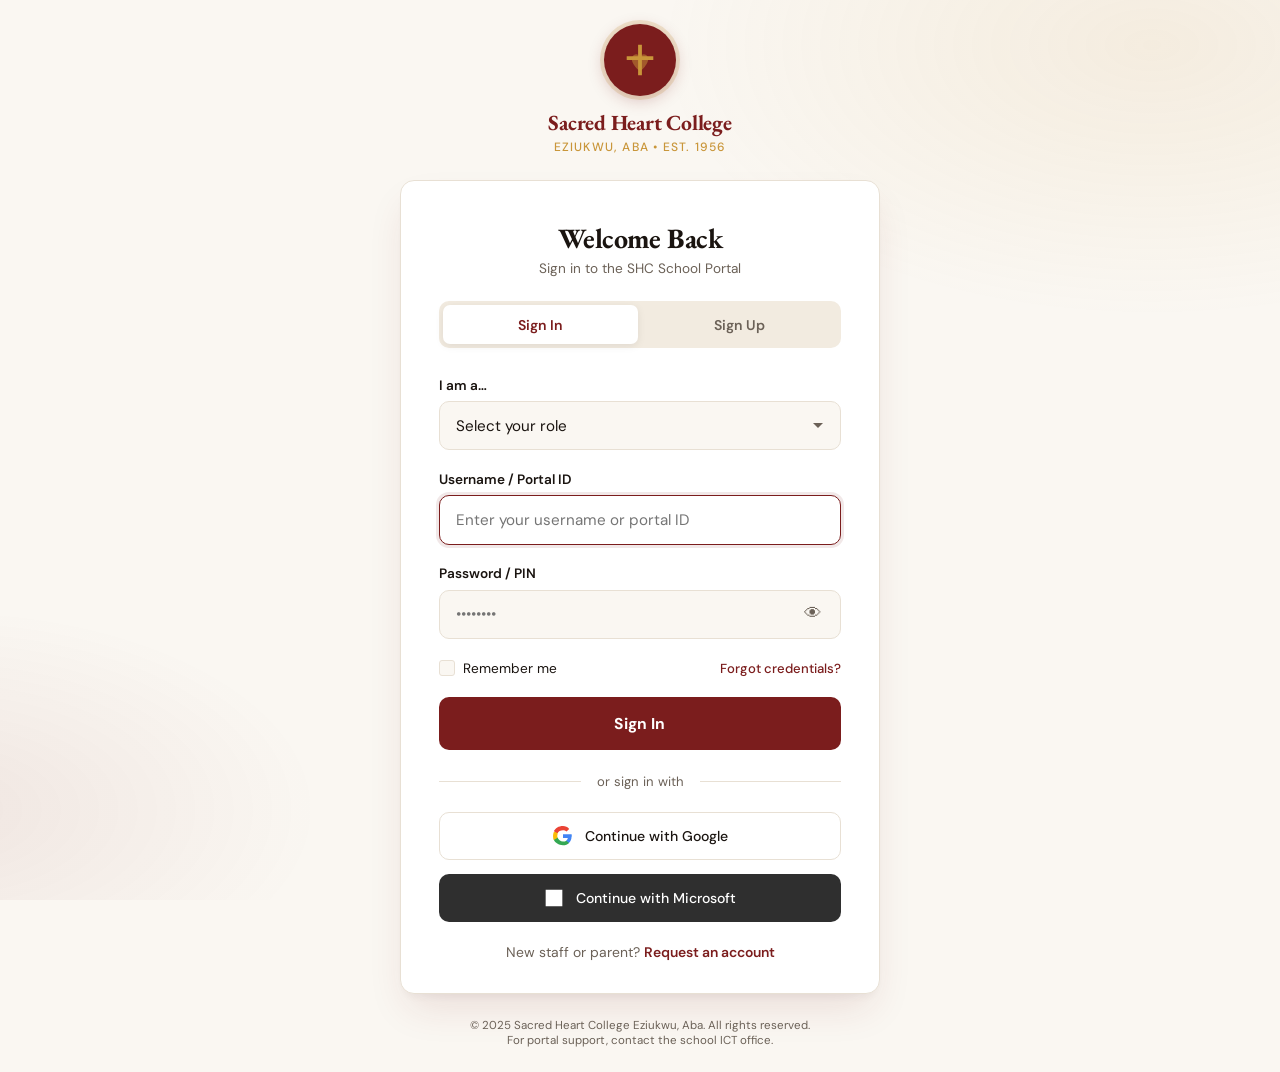
<file: login.html>
<!DOCTYPE html>
<html lang="en" class="scroll-smooth">
<head>
  <meta charset="UTF-8" />
  <meta name="viewport" content="width=device-width, initial-scale=1.0"/>
  <title>Sacred Heart College Eziukwu Aba • Portal Sign In</title>
  <link href="https://fonts.googleapis.com/css2?family=EB+Garamond:ital,wght@0,400;0,600;0,700;1,400&family=DM+Sans:wght@300;400;500;600&display=swap" rel="stylesheet" />
  <style>
    :root {
      --maroon:       #7B1D1D;
      --maroon-dark:  #5A1212;
      --maroon-light: #A33030;
      --gold:         #C9963A;
      --gold-light:   #E8C47A;
      --cream:        #FAF7F2;
      --card:         #FFFFFF;
      --ink:          #1A1410;
      --muted:        #6B6157;
      --border:       #E8E0D4;
      --sand:         #F2EBE0;
      --radius:       14px;
      --shadow:       0 20px 40px -8px rgba(123,29,29,0.12), 0 6px 12px -4px rgba(0,0,0,0.06);
      --error:        #C0392B;
      --success:      #2E7D32;
      --warning:      #C67C1D;
    }

    *, *::before, *::after { margin:0; padding:0; box-sizing:border-box; }

    body {
      font-family: 'DM Sans', sans-serif;
      background: var(--cream);
      color: var(--ink);
      min-height: 100dvh;
      display: grid;
      place-items: center;
      padding: 1.5rem 1rem;
      position: relative;
      overflow-x: hidden;
    }

    body::before {
      content: '';
      position: fixed;
      inset: 0;
      background-image:
        radial-gradient(ellipse 70% 55% at 90% 5%, rgba(201,150,58,0.10) 0%, transparent 55%),
        radial-gradient(ellipse 60% 45% at -5% 90%, rgba(123,29,29,0.08) 0%, transparent 50%);
      pointer-events: none;
      z-index: 0;
    }

    .auth-container {
      width: 100%;
      max-width: 480px;
      position: relative;
      z-index: 1;
    }

    /* ── School Branding ── */
    .school-brand {
      text-align: center;
      margin-bottom: 1.6rem;
      animation: fadeDown 0.5s ease both;
    }

    .school-crest {
      width: 72px;
      height: 72px;
      background: var(--maroon);
      border-radius: 50%;
      margin: 0 auto 0.85rem;
      display: flex;
      align-items: center;
      justify-content: center;
      box-shadow: 0 4px 16px rgba(123,29,29,0.25), 0 0 0 4px rgba(201,150,58,0.2);
    }

    .school-crest svg { width: 38px; height: 38px; fill: var(--gold); }
    .school-name { font-family: 'EB Garamond', serif; font-size: 1.35rem; font-weight: 700; color: var(--maroon); line-height: 1.2; letter-spacing: -0.01em; }
    .school-location { font-size: 0.75rem; font-weight: 500; letter-spacing: 0.1em; text-transform: uppercase; color: var(--gold); margin-top: 0.2rem; }

    /* ── Card ── */
    .form-card {
      background: var(--card);
      border-radius: var(--radius);
      box-shadow: var(--shadow);
      padding: 2.4rem 2.4rem 2rem;
      border: 1.5px solid var(--border);
      animation: fadeUp 0.5s 0.08s ease both;
    }

    .card-heading { text-align: center; margin-bottom: 1.5rem; }
    .card-heading h1 { font-family: 'EB Garamond', serif; font-size: 1.75rem; font-weight: 700; color: var(--ink); letter-spacing: -0.02em; }
    .card-heading p { font-size: 0.85rem; color: var(--muted); margin-top: 0.3rem; }

    /* ── Tabs ── */
    .tabs {
      display: flex;
      margin-bottom: 1.8rem;
      background: var(--sand);
      border-radius: 10px;
      padding: 4px;
      gap: 4px;
    }

    .tab {
      flex: 1;
      padding: 0.65rem 0;
      text-align: center;
      font-weight: 600;
      font-size: 0.88rem;
      color: var(--muted);
      cursor: pointer;
      border-radius: 7px;
      transition: all 0.22s;
    }

    .tab.active {
      background: var(--card);
      color: var(--maroon);
      box-shadow: 0 2px 8px rgba(0,0,0,0.08);
    }

    /* ── Form views ── */
    .form-view { display: none; }
    .form-view.active { display: block; }

    /* ── Signup Steps ── */
    .signup-step { display: none; }
    .signup-step.active { display: block; }

    /* ── Step indicator ── */
    .step-indicator {
      display: flex;
      align-items: center;
      justify-content: center;
      gap: 0;
      margin-bottom: 1.8rem;
    }

    .step-dot {
      width: 28px;
      height: 28px;
      border-radius: 50%;
      border: 2px solid var(--border);
      background: var(--card);
      display: flex;
      align-items: center;
      justify-content: center;
      font-size: 0.75rem;
      font-weight: 700;
      color: var(--muted);
      transition: all 0.3s;
      position: relative;
      z-index: 1;
    }

    .step-dot.active {
      border-color: var(--maroon);
      background: var(--maroon);
      color: white;
    }

    .step-dot.done {
      border-color: var(--success);
      background: var(--success);
      color: white;
    }

    .step-line {
      flex: 1;
      height: 2px;
      background: var(--border);
      max-width: 60px;
      transition: background 0.3s;
    }

    .step-line.done { background: var(--success); }

    .step-labels {
      display: flex;
      justify-content: space-between;
      margin-top: 0.4rem;
      margin-bottom: 1.2rem;
      padding: 0 0;
    }

    .step-label {
      font-size: 0.7rem;
      color: var(--muted);
      text-align: center;
      flex: 1;
      font-weight: 500;
    }

    .step-label.active { color: var(--maroon); font-weight: 600; }

    /* ── Form groups ── */
    .form-group { margin-bottom: 1.3rem; position: relative; }

    label { display: block; margin-bottom: 0.45rem; font-size: 0.85rem; font-weight: 600; color: var(--ink); }

    input, select, textarea {
      width: 100%;
      padding: 0.85rem 1rem;
      border: 1.5px solid var(--border);
      border-radius: 10px;
      font-size: 0.95rem;
      font-family: 'DM Sans', sans-serif;
      background: var(--cream);
      color: var(--ink);
      transition: all 0.2s;
      appearance: none;
    }

    textarea { resize: vertical; min-height: 80px; }

    input:focus, select:focus, textarea:focus {
      outline: none;
      border-color: var(--maroon);
      background: #fff;
      box-shadow: 0 0 0 3px rgba(123,29,29,0.1);
    }

    select {
      background-image: url("data:image/svg+xml,%3Csvg xmlns='http://www.w3.org/2000/svg' width='12' height='8' viewBox='0 0 12 8'%3E%3Cpath fill='%236B6157' d='M1 1l5 5 5-5'/%3E%3C/svg%3E");
      background-repeat: no-repeat;
      background-position: right 1rem center;
      padding-right: 2.5rem;
    }

    /* ── Two-col grid ── */
    .form-row { display: grid; grid-template-columns: 1fr 1fr; gap: 1rem; }
    @media (max-width: 480px) { .form-row { grid-template-columns: 1fr; gap: 0; } }

    /* ── Info banners ── */
    .info-banner {
      display: flex;
      align-items: flex-start;
      gap: 0.65rem;
      padding: 0.85rem 1rem;
      border-radius: 10px;
      font-size: 0.82rem;
      line-height: 1.5;
      margin-bottom: 1.3rem;
    }

    .info-banner.info    { background: rgba(30,80,180,0.06); color: #1A3A7A; border: 1px solid rgba(30,80,180,0.15); }
    .info-banner.warning { background: rgba(198,124,29,0.08); color: #7A4A10; border: 1px solid rgba(198,124,29,0.2); }
    .info-banner.success { background: rgba(46,125,50,0.07); color: #1A5C1A; border: 1px solid rgba(46,125,50,0.18); }
    .info-banner.pending { background: rgba(123,29,29,0.05); color: var(--maroon-dark); border: 1px solid rgba(123,29,29,0.15); }

    .banner-icon { font-size: 1.1rem; flex-shrink: 0; margin-top: 1px; }

    /* ── Role cards (signup step 1) ── */
    .role-selector {
      display: grid;
      grid-template-columns: 1fr 1fr;
      gap: 0.85rem;
      margin-bottom: 1.5rem;
    }

    .role-card {
      border: 2px solid var(--border);
      border-radius: 12px;
      padding: 1.2rem 1rem;
      cursor: pointer;
      transition: all 0.22s;
      text-align: center;
      background: var(--cream);
      position: relative;
    }

    .role-card:hover {
      border-color: var(--maroon-light);
      background: #fff;
      box-shadow: 0 4px 14px rgba(123,29,29,0.08);
    }

    .role-card.selected {
      border-color: var(--maroon);
      background: #fff;
      box-shadow: 0 4px 14px rgba(123,29,29,0.12);
    }

    .role-card.selected::after {
      content: '✓';
      position: absolute;
      top: 8px; right: 10px;
      font-size: 0.75rem;
      color: white;
      background: var(--maroon);
      width: 18px; height: 18px;
      border-radius: 50%;
      display: flex;
      align-items: center;
      justify-content: center;
      font-weight: 700;
    }

    .role-card-icon { font-size: 1.8rem; margin-bottom: 0.5rem; }
    .role-card-title { font-weight: 700; font-size: 0.9rem; color: var(--ink); }
    .role-card-desc  { font-size: 0.75rem; color: var(--muted); margin-top: 0.2rem; line-height: 1.4; }

    /* ── Role hint banners ── */
    .role-hint {
      display: none;
      align-items: flex-start;
      gap: 0.6rem;
      padding: 0.75rem 0.9rem;
      border-radius: 8px;
      font-size: 0.8rem;
      margin-top: 0.5rem;
      line-height: 1.4;
    }

    .role-hint.show { display: flex; }
    .role-hint.parent-hint  { background: rgba(123,29,29,0.06); color: var(--maroon-dark); border: 1px solid rgba(123,29,29,0.15); }
    .role-hint.teacher-hint { background: rgba(201,150,58,0.08); color: #7A5E1A; border: 1px solid rgba(201,150,58,0.2); }
    .role-hint.admin-hint   { background: rgba(30,100,30,0.06); color: #1A5C1A; border: 1px solid rgba(30,100,30,0.15); }
    .role-hint-icon { font-size: 1rem; flex-shrink: 0; margin-top: 1px; }

    /* ── Password ── */
    .password-wrapper { position: relative; }

    .toggle-password {
      position: absolute;
      right: 0.9rem;
      top: 50%;
      transform: translateY(-50%);
      background: none;
      border: none;
      color: var(--muted);
      cursor: pointer;
      font-size: 1.1rem;
      padding: 4px;
      line-height: 1;
    }

    .password-strength { height: 4px; margin-top: 0.5rem; border-radius: 4px; background: var(--sand); overflow: hidden; }
    .password-strength-bar { height: 100%; width: 0%; border-radius: 4px; transition: width 0.4s ease, background 0.3s; }
    .strength-weak   { background: var(--error);   width: 25%;  }
    .strength-fair   { background: #E67E22;         width: 50%;  }
    .strength-good   { background: #2980B9;         width: 75%;  }
    .strength-strong { background: var(--success);  width: 100%; }

    /* ── Terms ── */
    .terms {
      font-size: 0.82rem;
      color: var(--muted);
      margin: 1rem 0 1.3rem;
      display: flex;
      align-items: flex-start;
      gap: 0.5rem;
    }

    .terms input[type="checkbox"] { margin-top: 1px; flex-shrink: 0; }
    .terms a { color: var(--maroon); text-decoration: none; }
    .terms a:hover { text-decoration: underline; }

    /* ── Checkbox ── */
    .form-options {
      display: flex;
      justify-content: space-between;
      align-items: center;
      margin: 0.75rem 0 1.3rem;
      font-size: 0.85rem;
    }

    .remember-group { display: flex; align-items: center; gap: 0.5rem; }

    input[type="checkbox"] {
      width: 1rem;
      height: 1rem;
      accent-color: var(--maroon);
      background: var(--cream);
      border: 1.5px solid var(--border);
      border-radius: 3px;
      padding: 0;
    }

    .forgot { color: var(--maroon); text-decoration: none; font-weight: 500; font-size: 0.82rem; }
    .forgot:hover { text-decoration: underline; }

    /* ── Error messages ── */
    .error-message { color: var(--error); font-size: 0.78rem; margin-top: 0.35rem; display: none; font-weight: 500; }
    .error-message.show { display: block; }

    /* ── Buttons ── */
    .btn {
      width: 100%;
      padding: 1rem;
      border-radius: 10px;
      font-size: 0.98rem;
      font-weight: 700;
      font-family: 'DM Sans', sans-serif;
      cursor: pointer;
      transition: all 0.22s;
      display: flex;
      align-items: center;
      justify-content: center;
      gap: 0.5rem;
      letter-spacing: 0.01em;
    }

    .btn-primary { background: var(--maroon); color: white; border: none; }
    .btn-primary:hover { background: var(--maroon-dark); transform: translateY(-1.5px); box-shadow: 0 6px 18px rgba(123,29,29,0.25); }

    .btn-outline {
      background: transparent;
      color: var(--maroon);
      border: 2px solid var(--maroon);
    }
    .btn-outline:hover { background: rgba(123,29,29,0.05); }

    .btn-nav {
      display: flex;
      gap: 0.75rem;
      margin-top: 1.3rem;
    }

    .btn-back {
      flex: 0 0 auto;
      width: auto;
      padding: 1rem 1.3rem;
      background: var(--sand);
      border: 1.5px solid var(--border);
      border-radius: 10px;
      color: var(--muted);
      font-weight: 600;
      font-size: 0.9rem;
      cursor: pointer;
      font-family: 'DM Sans', sans-serif;
      transition: all 0.2s;
    }

    .btn-back:hover { background: var(--border); color: var(--ink); }

    .btn.loading { pointer-events: none; opacity: 0.85; }
    .btn.loading::after {
      content: '';
      width: 18px; height: 18px;
      border: 2.5px solid rgba(255,255,255,0.3);
      border-top-color: white;
      border-radius: 50%;
      animation: spin 0.8s linear infinite;
    }

    /* ── Divider ── */
    .divider { display: flex; align-items: center; margin: 1.4rem 0; color: var(--muted); font-size: 0.82rem; }
    .divider::before, .divider::after { content: ''; flex: 1; height: 1px; background: var(--border); }
    .divider span { padding: 0 1rem; }

    /* ── SSO ── */
    .sso-buttons { display: flex; flex-direction: column; gap: 0.85rem; margin-bottom: 0; }

    .sso-btn {
      width: 100%;
      padding: 0.82rem;
      border: 1.5px solid var(--border);
      border-radius: 10px;
      font-weight: 500;
      font-size: 0.88rem;
      font-family: 'DM Sans', sans-serif;
      cursor: pointer;
      display: flex;
      align-items: center;
      justify-content: center;
      gap: 0.75rem;
      background: var(--card);
      color: var(--ink);
      transition: all 0.2s;
    }

    .sso-btn:hover { border-color: var(--maroon-light); box-shadow: 0 3px 10px rgba(123,29,29,0.08); transform: translateY(-1px); }
    .sso-btn.microsoft { background: #2f2f2f; color: white; border-color: transparent; }
    .sso-btn.microsoft:hover { background: #1a1a1a; }
    .sso-icon { width: 20px; height: 20px; flex-shrink: 0; }

    /* ── Switch link ── */
    .switch-link { text-align: center; margin-top: 1.3rem; font-size: 0.87rem; color: var(--muted); }
    .switch-link a { color: var(--maroon); text-decoration: none; font-weight: 600; }
    .switch-link a:hover { text-decoration: underline; }

    /* ── Approval status badge ── */
    .status-badge {
      display: inline-flex;
      align-items: center;
      gap: 0.35rem;
      padding: 0.3rem 0.75rem;
      border-radius: 20px;
      font-size: 0.75rem;
      font-weight: 700;
      letter-spacing: 0.04em;
      text-transform: uppercase;
    }

    .status-badge.pending  { background: rgba(198,124,29,0.12); color: var(--warning); }
    .status-badge.approved { background: rgba(46,125,50,0.1);   color: var(--success); }
    .status-badge.rejected { background: rgba(192,57,43,0.1);   color: var(--error);   }

    /* ── Admin approval panel ── */
    .approval-list { display: flex; flex-direction: column; gap: 0.85rem; }

    .approval-item {
      border: 1.5px solid var(--border);
      border-radius: 10px;
      padding: 1rem 1.1rem;
      background: var(--cream);
    }

    .approval-item-header {
      display: flex;
      align-items: flex-start;
      justify-content: space-between;
      gap: 0.5rem;
      margin-bottom: 0.5rem;
    }

    .approval-item-name { font-weight: 700; font-size: 0.92rem; }
    .approval-item-meta { font-size: 0.78rem; color: var(--muted); margin-top: 0.1rem; }
    .approval-item-actions { display: flex; gap: 0.5rem; margin-top: 0.6rem; }

    .btn-approve, .btn-reject {
      padding: 0.45rem 0.9rem;
      border-radius: 7px;
      font-size: 0.8rem;
      font-weight: 700;
      font-family: 'DM Sans', sans-serif;
      cursor: pointer;
      border: none;
      transition: all 0.2s;
    }

    .btn-approve { background: rgba(46,125,50,0.12); color: var(--success); }
    .btn-approve:hover { background: var(--success); color: white; }
    .btn-reject { background: rgba(192,57,43,0.1); color: var(--error); }
    .btn-reject:hover { background: var(--error); color: white; }

    /* ── Pending count badge ── */
    .pending-count {
      display: inline-flex;
      align-items: center;
      justify-content: center;
      width: 18px; height: 18px;
      border-radius: 50%;
      background: var(--maroon);
      color: white;
      font-size: 0.65rem;
      font-weight: 700;
      margin-left: 0.4rem;
    }

    /* ── Footer ── */
    .portal-footer { text-align: center; margin-top: 1.5rem; font-size: 0.72rem; color: var(--muted); opacity: 0.75; animation: fadeUp 0.5s 0.2s ease both; }

    /* ── Animations ── */
    @keyframes fadeUp   { from { opacity:0; transform:translateY(16px); } to { opacity:1; transform:translateY(0); } }
    @keyframes fadeDown { from { opacity:0; transform:translateY(-12px); } to { opacity:1; transform:translateY(0); } }
    @keyframes spin     { to { transform: rotate(360deg); } }
    @keyframes slideIn  { from { opacity:0; transform:translateX(20px); } to { opacity:1; transform:translateX(0); } }

    .signup-step.active { animation: slideIn 0.3s ease both; }

    @media (max-width: 480px) {
      .form-card { padding: 2rem 1.5rem; }
      .card-heading h1 { font-size: 1.5rem; }
      .role-selector { grid-template-columns: 1fr 1fr; }
    }
  </style>
</head>
<body>

  <div class="auth-container">

    <!-- School Branding -->
    <div class="school-brand">
      <div class="school-crest">
        <svg viewBox="0 0 40 40" xmlns="http://www.w3.org/2000/svg">
          <path d="M18 4h4v12h12v4H22v16h-4V20H6v-4h12V4z"/>
          <path d="M20 32 Q14 27 12 22 Q10 17 14 14.5 Q17 13 20 16 Q23 13 26 14.5 Q30 17 28 22 Q26 27 20 32z" opacity="0.5"/>
        </svg>
      </div>
      <div class="school-name">Sacred Heart College</div>
      <div class="school-location">Eziukwu, Aba • Est. 1956</div>
    </div>

    <!-- Auth Card -->
    <div class="form-card">
      <div class="card-heading">
        <h1 id="auth-title">Welcome Back</h1>
        <p id="auth-subtitle">Sign in to the SHC School Portal</p>
      </div>

      <!-- Tabs -->
      <div class="tabs">
        <div class="tab active" data-view="login">Sign In</div>
        <div class="tab" data-view="signup">Sign Up</div>
      </div>

      <!-- ══════════════ LOGIN VIEW ══════════════ -->
      <div id="login-view" class="form-view active">
        <form id="login-form" novalidate>

          <div class="form-group">
            <label for="login-role">I am a…</label>
            <select id="login-role" name="role" required>
              <option value="" disabled selected>Select your role</option>
              <option value="admin">Administrator</option>
              <option value="teacher">Teacher</option>
              <option value="parent">Parent / Guardian</option>
            </select>
            <div class="error-message" id="login-role-error">Please select your role.</div>

            <div class="role-hint admin-hint" id="hint-admin">
              <span class="role-hint-icon">🛡️</span>
              <span>Admin access. Use your assigned admin username and password.</span>
            </div>
            <div class="role-hint teacher-hint" id="hint-teacher">
              <span class="role-hint-icon">📚</span>
              <span>Teachers: use your staff username (e.g. <strong>enwosu</strong>) and your password.</span>
            </div>
            <div class="role-hint parent-hint" id="hint-parent">
              <span class="role-hint-icon">👨‍👩‍👧</span>
              <span>Parents: use your portal ID (e.g. <strong>parent_shc001</strong>) and the PIN given to you by the school office.</span>
            </div>
          </div>

          <div class="form-group">
            <label for="login-username">Username / Portal ID</label>
            <input type="text" id="login-username" name="username" required
              placeholder="Enter your username or portal ID"
              autocomplete="username" autofocus>
            <div class="error-message" id="login-username-error">Please enter your username or portal ID.</div>
          </div>

          <div class="form-group">
            <label for="login-password">Password / PIN</label>
            <div class="password-wrapper">
              <input type="password" id="login-password" name="password" required
                autocomplete="current-password" placeholder="••••••••">
              <button type="button" class="toggle-password" aria-label="Toggle visibility">👁</button>
            </div>
            <div class="error-message" id="login-password-error">Please enter your password or PIN.</div>
          </div>

          <div class="form-options">
            <div class="remember-group">
              <input type="checkbox" id="remember" name="remember">
              <label for="remember" style="margin-bottom:0;font-weight:400;">Remember me</label>
            </div>
            <a href="#" class="forgot">Forgot credentials?</a>
          </div>

          <button type="submit" class="btn btn-primary" id="login-btn">Sign In</button>

        </form>

        <div class="divider"><span>or sign in with</span></div>

        <div class="sso-buttons">
          <button type="button" class="sso-btn" id="google-btn">
            <svg class="sso-icon" viewBox="0 0 24 24">
              <path fill="#4285F4" d="M22.56 12.25c0-.78-.07-1.53-.2-2.25H12v4.51h5.84c-.25 1.31-.98 2.42-2.07 3.16v2.63h3.35c1.96-1.81 3.09-4.47 3.09-7.25z"/>
              <path fill="#34A853" d="M12 23c2.97 0 5.46-1.01 7.28-2.74l-3.35-2.63c-1.01.68-2.29 1.08-3.93 1.08-3.02 0-5.58-2.04-6.49-4.79H.96v2.67C2.77 20.39 6.62 23 12 23z"/>
              <path fill="#FBBC05" d="M5.51 14.21c-.23-.68-.36-1.41-.36-2.21s.13-1.53.36-2.21V7.34H.96C.35 8.85 0 10.39 0 12s.35 3.15.96 4.66l4.55-2.45z"/>
              <path fill="#EA4335" d="M12 4.98c1.64 0 3.11.56 4.27 1.66l3.19-3.19C17.46 1.01 14.97 0 12 0 6.62 0 2.77 2.61.96 6.34l4.55 2.45C6.42 6.02 8.98 4.98 12 4.98z"/>
            </svg>
            Continue with Google
          </button>
          <button type="button" class="sso-btn microsoft" id="ms-btn">
            <svg class="sso-icon" viewBox="0 0 24 24">
              <path fill="currentColor" d="M2 2h10v10H2V2zm10 0h10v10H12V2zM2 12h10v10H2V12zm10 0h10v10H12V12z"/>
            </svg>
            Continue with Microsoft
          </button>
        </div>

        <div class="switch-link">
          New staff or parent? <a href="#" data-switch="signup">Request an account</a>
        </div>
      </div>

      <!-- ══════════════ SIGNUP VIEW ══════════════ -->
      <div id="signup-view" class="form-view">

        <!-- Step indicator -->
        <div class="step-indicator" id="step-indicator">
          <div class="step-dot active" id="step-dot-1">1</div>
          <div class="step-line" id="step-line-1"></div>
          <div class="step-dot" id="step-dot-2">2</div>
          <div class="step-line" id="step-line-2"></div>
          <div class="step-dot" id="step-dot-3">3</div>
        </div>
        <div class="step-labels">
          <span class="step-label active" id="step-label-1">Account Type</span>
          <span class="step-label" id="step-label-2">Your Details</span>
          <span class="step-label" id="step-label-3">Review</span>
        </div>

        <!-- STEP 1: Role Selection -->
        <div class="signup-step active" id="step-1">

          <div class="info-banner info">
            <span class="banner-icon">ℹ️</span>
            <span>All accounts require <strong>admin approval</strong> before you can log in. Choose the account type that matches your role at Sacred Heart College.</span>
          </div>

          <div class="role-selector" id="role-selector">
            <div class="role-card" data-role="teacher" tabindex="0">
              <div class="role-card-icon">📚</div>
              <div class="role-card-title">Staff / Teacher</div>
              <div class="role-card-desc">Teaching staff, administrative staff, support staff</div>
            </div>
            <div class="role-card" data-role="parent" tabindex="0">
              <div class="role-card-icon">👨‍👩‍👧</div>
              <div class="role-card-title">Parent / Guardian</div>
              <div class="role-card-desc">Parents or guardians of enrolled SHC students</div>
            </div>
          </div>

          <div class="error-message" id="signup-role-error" style="display:block;visibility:hidden;">Please select an account type.</div>

          <button type="button" class="btn btn-primary" id="step1-next" disabled>Continue →</button>
        </div>

        <!-- STEP 2: Details (changes based on role) -->
        <div class="signup-step" id="step-2">
          <form id="signup-form" novalidate>

            <!-- ── STAFF fields ── -->
            <div id="staff-fields" style="display:none;">
              <div class="info-banner warning">
                <span class="banner-icon">📋</span>
                <span>Staff registration is subject to admin approval. Use your official school email. Login credentials will be issued once approved.</span>
              </div>

              <div class="form-row">
                <div class="form-group">
                  <label for="staff-firstname">First Name</label>
                  <input type="text" id="staff-firstname" placeholder="e.g. Emeka" autocomplete="given-name">
                  <div class="error-message" id="staff-firstname-error">Enter your first name.</div>
                </div>
                <div class="form-group">
                  <label for="staff-lastname">Last Name</label>
                  <input type="text" id="staff-lastname" placeholder="e.g. Nwosu" autocomplete="family-name">
                  <div class="error-message" id="staff-lastname-error">Enter your last name.</div>
                </div>
              </div>

              <div class="form-group">
                <label for="staff-email">School / Official Email</label>
                <input type="email" id="staff-email" placeholder="yourname@shc.edu.ng" autocomplete="email">
                <div class="error-message" id="staff-email-error">Enter a valid email address.</div>
              </div>

              <div class="form-group">
                <label for="staff-phone">Phone Number</label>
                <input type="tel" id="staff-phone" placeholder="e.g. 08012345678">
                <div class="error-message" id="staff-phone-error">Enter a valid phone number.</div>
              </div>

              <div class="form-group">
                <label for="staff-dept">Department / Subject Area</label>
                <select id="staff-dept">
                  <option value="" disabled selected>Select department</option>
                  <option value="sciences">Sciences</option>
                  <option value="arts">Arts & Humanities</option>
                  <option value="commercials">Commercial Studies</option>
                  <option value="languages">Languages</option>
                  <option value="maths">Mathematics</option>
                  <option value="ict">ICT</option>
                  <option value="admin">Administration</option>
                  <option value="support">Support Staff</option>
                  <option value="other">Other</option>
                </select>
                <div class="error-message" id="staff-dept-error">Please select your department.</div>
              </div>

              <div class="form-group">
                <label for="staff-staffid">Staff ID / TRCN Number <span style="font-weight:400;color:var(--muted)">(optional)</span></label>
                <input type="text" id="staff-staffid" placeholder="e.g. TRCN/NW/12345">
              </div>

              <div class="form-group">
                <label for="staff-password">Create Password</label>
                <div class="password-wrapper">
                  <input type="password" id="staff-password" placeholder="Min. 6 characters" autocomplete="new-password">
                  <button type="button" class="toggle-password" aria-label="Toggle visibility">👁</button>
                </div>
                <div class="password-strength"><div id="strength-bar" class="password-strength-bar"></div></div>
                <div class="error-message" id="staff-password-error">Password must be at least 6 characters.</div>
              </div>

              <div class="form-group">
                <label for="staff-confirm">Confirm Password</label>
                <input type="password" id="staff-confirm" placeholder="Re-enter password" autocomplete="new-password">
                <div class="error-message" id="staff-confirm-error">Passwords do not match.</div>
              </div>

              <div class="form-group">
                <label for="staff-note">Additional Note <span style="font-weight:400;color:var(--muted)">(optional)</span></label>
                <textarea id="staff-note" placeholder="Any information for the admin e.g. your previous school, reason for joining…"></textarea>
              </div>
            </div>

            <!-- ── PARENT fields ── -->
            <div id="parent-fields" style="display:none;">
              <div class="info-banner warning">
                <span class="banner-icon">👨‍👩‍👧</span>
                <span>Parent portal access is linked to your child's enrollment. The admin will verify your identity and student record before approving your account.</span>
              </div>

              <div class="form-row">
                <div class="form-group">
                  <label for="parent-firstname">First Name</label>
                  <input type="text" id="parent-firstname" placeholder="e.g. Ngozi" autocomplete="given-name">
                  <div class="error-message" id="parent-firstname-error">Enter your first name.</div>
                </div>
                <div class="form-group">
                  <label for="parent-lastname">Last Name</label>
                  <input type="text" id="parent-lastname" placeholder="e.g. Okafor" autocomplete="family-name">
                  <div class="error-message" id="parent-lastname-error">Enter your last name.</div>
                </div>
              </div>

              <div class="form-group">
                <label for="parent-email">Email Address</label>
                <input type="email" id="parent-email" placeholder="your@email.com" autocomplete="email">
                <div class="error-message" id="parent-email-error">Enter a valid email address.</div>
              </div>

              <div class="form-group">
                <label for="parent-phone">Phone Number</label>
                <input type="tel" id="parent-phone" placeholder="e.g. 08012345678">
                <div class="error-message" id="parent-phone-error">Enter a valid phone number.</div>
              </div>

              <div class="form-group">
                <label for="parent-relation">Relationship to Student</label>
                <select id="parent-relation">
                  <option value="" disabled selected>Select relationship</option>
                  <option value="father">Father</option>
                  <option value="mother">Mother</option>
                  <option value="guardian">Legal Guardian</option>
                  <option value="uncle">Uncle</option>
                  <option value="aunt">Aunt</option>
                  <option value="other">Other</option>
                </select>
                <div class="error-message" id="parent-relation-error">Please select your relationship.</div>
              </div>

              <div class="form-group">
                <label for="parent-student-name">Child's Full Name</label>
                <input type="text" id="parent-student-name" placeholder="e.g. Chidubem Okonkwo">
                <div class="error-message" id="parent-student-name-error">Enter your child's full name.</div>
              </div>

              <div class="form-row">
                <div class="form-group">
                  <label for="parent-student-class">Child's Class</label>
                  <select id="parent-student-class">
                    <option value="" disabled selected>Class</option>
                    <option>JSS 1</option><option>JSS 2</option><option>JSS 3</option>
                    <option>SS 1</option><option>SS 2</option><option>SS 3</option>
                  </select>
                  <div class="error-message" id="parent-student-class-error">Select class.</div>
                </div>
                <div class="form-group">
                  <label for="parent-student-arm">Arm</label>
                  <select id="parent-student-arm">
                    <option value="" disabled selected>Arm</option>
                    <option>A</option><option>B</option><option>C</option>
                  </select>
                </div>
              </div>

              <div class="form-group">
                <label for="parent-student-id">Student Admission Number <span style="font-weight:400;color:var(--muted)">(if known)</span></label>
                <input type="text" id="parent-student-id" placeholder="e.g. SHC/001">
              </div>

              <div class="form-group">
                <label for="parent-password">Create Password</label>
                <div class="password-wrapper">
                  <input type="password" id="parent-password" placeholder="Min. 6 characters" autocomplete="new-password">
                  <button type="button" class="toggle-password" aria-label="Toggle visibility">👁</button>
                </div>
                <div class="password-strength"><div id="parent-strength-bar" class="password-strength-bar"></div></div>
                <div class="error-message" id="parent-password-error">Password must be at least 6 characters.</div>
              </div>

              <div class="form-group">
                <label for="parent-confirm">Confirm Password</label>
                <input type="password" id="parent-confirm" placeholder="Re-enter password" autocomplete="new-password">
                <div class="error-message" id="parent-confirm-error">Passwords do not match.</div>
              </div>

              <div class="info-banner pending" style="margin-top:0.5rem;">
                <span class="banner-icon">🔐</span>
                <span>Your password will only be activated after admin verification. You will be notified by email or SMS.</span>
              </div>
            </div>

            <!-- Terms -->
            <div class="terms">
              <input type="checkbox" id="terms" name="terms" required>
              <label for="terms" style="margin-bottom:0;font-weight:400;">
                I agree to the <a href="#">Terms of Service</a> and <a href="#">Privacy Policy</a> of Sacred Heart College Eziukwu Aba.
              </label>
            </div>
            <div class="error-message" id="terms-error" style="margin-bottom:1rem;">You must agree to the Terms to continue.</div>

            <div class="btn-nav">
              <button type="button" class="btn-back" id="step2-back">← Back</button>
              <button type="button" class="btn btn-primary" id="step2-next" style="flex:1;">Review →</button>
            </div>

          </form>
        </div>

        <!-- STEP 3: Review & Submit -->
        <div class="signup-step" id="step-3">
          <div id="review-content"></div>

          <div class="info-banner success" style="margin-top:1rem;">
            <span class="banner-icon">✅</span>
            <span>Please review your details above. Once submitted, your request will be sent to the <strong>school administrator</strong> for approval. You cannot log in until your account is approved.</span>
          </div>

          <div class="btn-nav">
            <button type="button" class="btn-back" id="step3-back">← Edit</button>
            <button type="button" class="btn btn-primary" id="submit-btn" style="flex:1;">Submit Request</button>
          </div>
        </div>

        <!-- STEP 4: Success -->
        <div class="signup-step" id="step-4" style="text-align:center;">
          <div style="font-size:3.5rem;margin-bottom:1rem;">📬</div>
          <h3 style="font-family:'EB Garamond',serif;font-size:1.4rem;margin:0 0 0.6rem;color:var(--ink);">Request Submitted!</h3>
          <p style="color:var(--muted);font-size:0.88rem;line-height:1.6;margin-bottom:1.2rem;" id="success-msg">
            Your account request has been submitted to the school administration.
          </p>
          <div class="info-banner pending" style="text-align:left;">
            <span class="banner-icon">⏳</span>
            <span>You will receive a notification by email or SMS once the admin reviews your request. This typically takes <strong>1–2 business days</strong>.</span>
          </div>
          <div style="margin-top:1.5rem;">
            <a href="#" data-switch="login" class="btn btn-outline" style="text-decoration:none;">← Back to Sign In</a>
          </div>
        </div>

        <div class="switch-link" id="signup-switch-link">
          Already have an account? <a href="#" data-switch="login">Sign in</a>
        </div>
      </div>
      <!-- /signup-view -->

    </div><!-- /form-card -->

    <div class="portal-footer">
      © 2025 Sacred Heart College Eziukwu, Aba. All rights reserved.<br>
      For portal support, contact the school ICT office.
    </div>

  </div><!-- /auth-container -->

  <script src="login.js"></script>
</body>
</html>
</file>
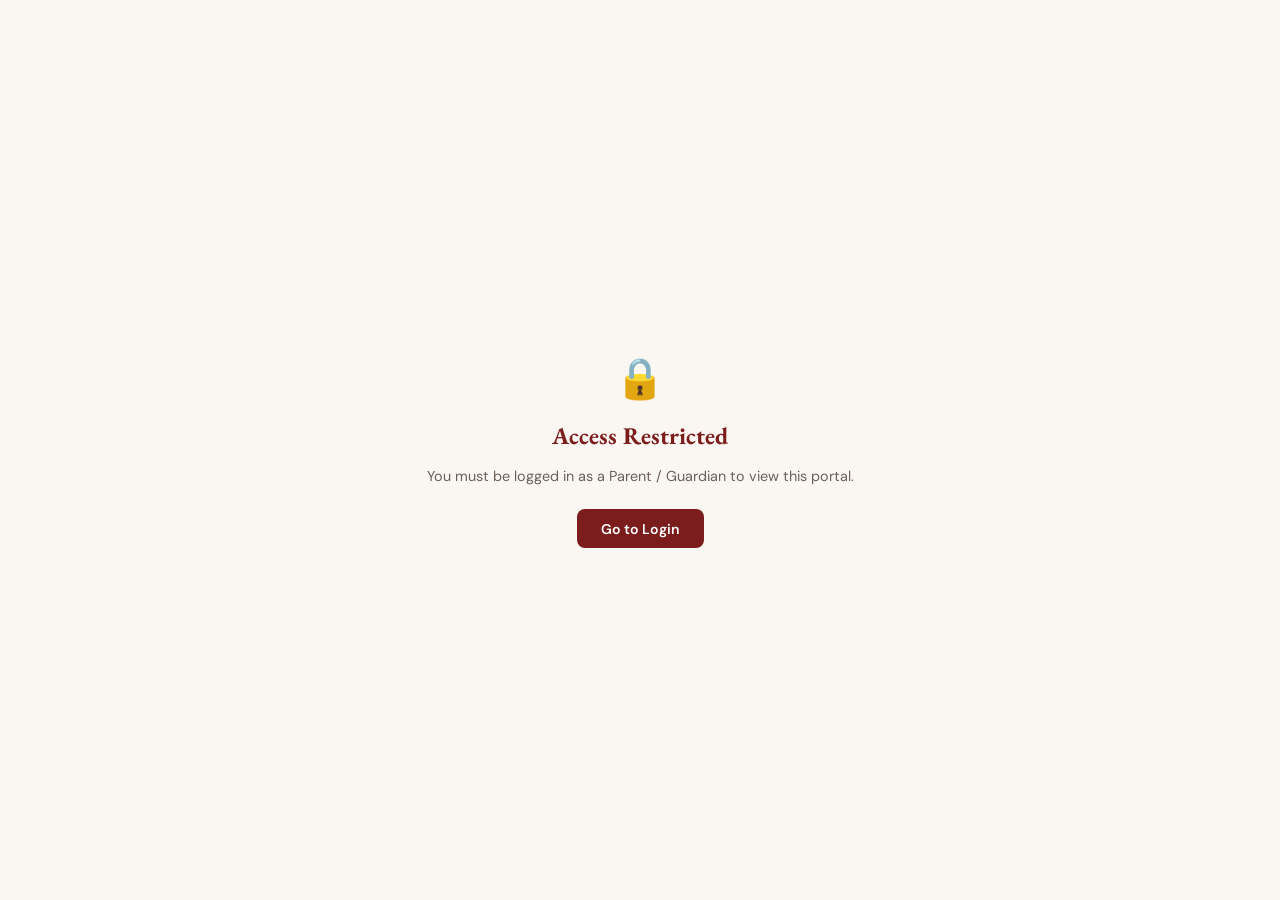
<file: parentPortal.html>
<!DOCTYPE html>
<html lang="en">
<head>
  <meta charset="UTF-8" />
  <meta name="viewport" content="width=device-width, initial-scale=1.0" />
  <title>Parent Portal — Sacred Heart College Eziukwu Aba</title>
  <link href="https://fonts.googleapis.com/css2?family=EB+Garamond:ital,wght@0,400;0,600;0,700;1,400&family=DM+Sans:wght@300;400;500;600&display=swap" rel="stylesheet" />
  <style>
    :root {
      --maroon:      #7B1D1D;
      --maroon-dark: #5A1212;
      --maroon-mid:  #A33030;
      --gold:        #C9963A;
      --gold-light:  #E8C47A;
      --cream:       #FAF7F2;
      --sand:        #EDE4D6;
      --warm-white:  #FEFCF8;
      --ink:         #1A1410;
      --muted:       #6B6157;
      --sage:        #4A7A5A;
      --rust:        #B85C38;
      --shadow:      rgba(26,20,16,0.10);
    }

    *, *::before, *::after { box-sizing: border-box; margin: 0; padding: 0; }

    body {
      font-family: 'DM Sans', sans-serif;
      background: var(--cream);
      color: var(--ink);
      min-height: 100vh;
      overflow-x: hidden;
    }

    body::before {
      content: '';
      position: fixed; inset: 0;
      background-image:
        radial-gradient(ellipse 75% 50% at 85% -5%,  rgba(201,150,58,0.09)  0%, transparent 55%),
        radial-gradient(ellipse 60% 45% at -8% 85%,  rgba(123,29,29,0.07)   0%, transparent 50%);
      pointer-events: none; z-index: 0;
    }

    /* ══════════════════════════════════════════════
       HEADER
    ══════════════════════════════════════════════ */
    header {
      position: sticky; top: 0; z-index: 100;
      background: rgba(250,247,242,0.94);
      backdrop-filter: blur(14px);
      border-bottom: 1px solid var(--sand);
      display: flex; align-items: center;
      justify-content: space-between;
      padding: 0 2.5rem; height: 66px;
    }

    .logo { display: flex; align-items: center; gap: 0.85rem; text-decoration: none; }

    .logo-crest {
      width: 38px; height: 38px;
      background: var(--maroon);
      border-radius: 50%;
      display: flex; align-items: center; justify-content: center;
      box-shadow: 0 2px 8px rgba(123,29,29,0.25);
      flex-shrink: 0;
    }

    .logo-crest svg { width: 20px; height: 20px; fill: var(--gold); }

    .logo-text { line-height: 1.15; }
    .logo-text .school   { font-family: 'EB Garamond', serif; font-size: 1rem; font-weight: 700; color: var(--maroon); display: block; }
    .logo-text .location { font-size: 0.65rem; font-weight: 600; letter-spacing: 0.08em; text-transform: uppercase; color: var(--gold); display: block; }

    .header-right { display: flex; align-items: center; gap: 1rem; }

    .notif-btn {
      width: 36px; height: 36px; border-radius: 50%;
      border: 1.5px solid var(--sand); background: var(--warm-white);
      cursor: pointer; display: flex; align-items: center; justify-content: center;
      position: relative; transition: border-color 0.2s;
    }
    .notif-btn:hover { border-color: var(--gold); }

    .notif-dot {
      position: absolute; top: 6px; right: 6px;
      width: 7px; height: 7px;
      background: var(--rust); border-radius: 50%;
      border: 1.5px solid var(--cream);
    }

    .parent-chip {
      display: flex; align-items: center; gap: 0.55rem;
      background: var(--warm-white);
      border: 1.5px solid var(--sand); border-radius: 100px;
      padding: 0.28rem 0.85rem 0.28rem 0.35rem;
      cursor: default; transition: border-color 0.2s;
    }

    .parent-avatar {
      width: 26px; height: 26px; border-radius: 50%;
      background: var(--maroon); color: #fff;
      display: flex; align-items: center; justify-content: center;
      font-size: 0.65rem; font-weight: 700;
    }

    .parent-name { font-size: 0.80rem; font-weight: 600; color: var(--ink); }

    .logout-btn {
      display: flex; align-items: center; gap: 0.4rem;
      padding: 0.42rem 0.9rem;
      border: 1.5px solid var(--sand); border-radius: 8px;
      background: var(--warm-white); color: var(--muted);
      font-size: 0.78rem; font-weight: 600;
      font-family: 'DM Sans', sans-serif;
      cursor: pointer; transition: all 0.2s;
    }
    .logout-btn:hover { border-color: var(--maroon); color: var(--maroon); }

    /* ══════════════════════════════════════════════
       SESSION GUARD OVERLAY
    ══════════════════════════════════════════════ */
    #sessionGuard {
      display: none;
      position: fixed; inset: 0; z-index: 999;
      background: var(--cream);
      flex-direction: column;
      align-items: center; justify-content: center;
      text-align: center; gap: 1rem;
    }
    #sessionGuard h2 { font-family: 'EB Garamond', serif; font-size: 1.5rem; color: var(--maroon); }
    #sessionGuard p  { color: var(--muted); font-size: 0.9rem; }
    #sessionGuard a  {
      display: inline-block; margin-top: 0.5rem;
      padding: 0.65rem 1.5rem; border-radius: 8px;
      background: var(--maroon); color: #fff;
      font-weight: 600; text-decoration: none; font-size: 0.88rem;
      transition: background 0.2s;
    }
    #sessionGuard a:hover { background: var(--maroon-dark); }

    /* ══════════════════════════════════════════════
       MAIN
    ══════════════════════════════════════════════ */
    main {
      position: relative; z-index: 1;
      max-width: 1180px; margin: 0 auto;
      padding: 2.5rem 2rem 4rem;
    }

    .page-header { margin-bottom: 2.2rem; animation: fadeUp 0.45s ease both; }

    .breadcrumb { font-size: 0.75rem; color: #999; margin-bottom: 0.45rem; letter-spacing: 0.03em; }
    .breadcrumb a { color: var(--gold); text-decoration: none; }

    .page-header h1 {
      font-family: 'EB Garamond', serif;
      font-size: 2rem; font-weight: 700;
      letter-spacing: -0.02em; line-height: 1.2;
    }

    .page-header p { margin-top: 0.35rem; font-size: 0.88rem; color: var(--muted); font-weight: 300; }

    .term-badge {
      display: inline-flex; align-items: center; gap: 0.4rem;
      padding: 0.3rem 0.85rem; border-radius: 100px;
      background: rgba(123,29,29,0.08); color: var(--maroon);
      font-size: 0.75rem; font-weight: 700; margin-top: 0.6rem;
      letter-spacing: 0.04em;
    }

    /* ── Children tabs ── */
    .children-tabs {
      display: flex; gap: 0.65rem; margin-bottom: 2rem;
      animation: fadeUp 0.45s 0.07s ease both;
      overflow-x: auto; padding-bottom: 2px;
    }

    .child-tab {
      display: flex; align-items: center; gap: 0.55rem;
      padding: 0.52rem 1.1rem; border-radius: 100px;
      border: 1.5px solid var(--sand); background: var(--warm-white);
      cursor: pointer; font-size: 0.84rem; font-weight: 500;
      transition: all 0.2s; white-space: nowrap; flex-shrink: 0;
    }
    .child-tab:hover { border-color: var(--gold-light); }
    .child-tab.active { background: var(--maroon); border-color: var(--maroon); color: #fff; }

    .tab-avatar {
      width: 22px; height: 22px; border-radius: 50%;
      display: flex; align-items: center; justify-content: center;
      font-size: 0.62rem; font-weight: 700;
    }
    .child-tab.active .tab-avatar      { background: var(--gold); color: var(--ink); }
    .child-tab:not(.active) .tab-avatar { background: var(--sand); color: var(--ink); }

    .no-children {
      padding: 2rem; text-align: center;
      background: var(--warm-white); border: 1.5px solid var(--sand);
      border-radius: 16px; color: var(--muted); font-size: 0.88rem;
    }

    /* ══════════════════════════════════════════════
       STUDENT OVERVIEW CARDS
    ══════════════════════════════════════════════ */
    .student-overview {
      display: grid; grid-template-columns: 1fr 1fr 1fr 1fr;
      gap: 1.15rem; margin-bottom: 2rem;
      animation: fadeUp 0.45s 0.11s ease both;
    }

    .student-card {
      background: var(--warm-white); border: 1.5px solid var(--sand);
      border-radius: 16px; padding: 1.35rem 1.45rem;
      position: relative; overflow: hidden;
    }
    .student-card.wide { grid-column: span 2; }
    .student-card::after {
      content: ''; position: absolute; top: 0; left: 0; right: 0; height: 3px;
      background: linear-gradient(90deg, var(--maroon), var(--maroon-mid));
      opacity: 0; transition: opacity 0.2s;
    }
    .student-card:hover::after { opacity: 1; }

    .card-label {
      font-size: 0.70rem; font-weight: 700;
      letter-spacing: 0.09em; text-transform: uppercase;
      color: #aaa; margin-bottom: 0.45rem;
    }

    .card-value {
      font-family: 'EB Garamond', serif;
      font-size: 2rem; font-weight: 700; color: var(--ink); line-height: 1;
    }

    .card-sub { font-size: 0.76rem; color: #999; margin-top: 0.3rem; }

    .card-badge {
      display: inline-block; margin-top: 0.45rem;
      padding: 0.18rem 0.65rem; border-radius: 100px;
      font-size: 0.71rem; font-weight: 700;
    }
    .badge-maroon { background: rgba(123,29,29,0.10); color: var(--maroon); }
    .badge-green  { background: rgba(74,122,90,0.12);  color: var(--sage); }
    .badge-gold   { background: rgba(201,150,58,0.12); color: #9A700A; }
    .badge-rust   { background: rgba(184,92,56,0.12);  color: var(--rust); }

    .student-info { display: flex; align-items: center; gap: 1rem; }

    .big-avatar {
      width: 54px; height: 54px; border-radius: 50%;
      background: linear-gradient(135deg, var(--maroon), var(--maroon-mid));
      display: flex; align-items: center; justify-content: center;
      font-family: 'EB Garamond', serif; font-size: 1.35rem; font-weight: 700;
      color: var(--gold-light); flex-shrink: 0;
    }

    .student-details h2 {
      font-family: 'EB Garamond', serif; font-size: 1.15rem;
      font-weight: 700; margin-bottom: 0.15rem;
    }
    .student-details .meta { font-size: 0.78rem; color: var(--muted); }

    .student-id-chip {
      display: inline-block; margin-top: 0.4rem;
      padding: 0.18rem 0.6rem; border-radius: 6px;
      background: rgba(201,150,58,0.12); color: #9A700A;
      font-size: 0.70rem; font-weight: 700; letter-spacing: 0.05em;
    }

    /* ══════════════════════════════════════════════
       ACTION ROW
    ══════════════════════════════════════════════ */
    .action-row {
      display: flex; gap: 0.7rem; margin-bottom: 2rem;
      flex-wrap: wrap; animation: fadeUp 0.45s 0.15s ease both;
    }

    .cta-btn {
      display: inline-flex; align-items: center; gap: 0.55rem;
      padding: 0.62rem 1.3rem; border-radius: 9px;
      font-size: 0.84rem; font-weight: 600;
      font-family: 'DM Sans', sans-serif;
      text-decoration: none; transition: all 0.2s;
      border: none; cursor: pointer;
    }
    .cta-primary { background: var(--maroon); color: #fff; }
    .cta-primary:hover { background: var(--maroon-dark); transform: translateY(-1px); box-shadow: 0 5px 16px rgba(123,29,29,0.22); }
    .cta-secondary { background: transparent; color: var(--ink); border: 1.5px solid var(--sand); }
    .cta-secondary:hover { border-color: var(--maroon); color: var(--maroon); }
    .cta-btn svg { width: 15px; height: 15px; flex-shrink: 0; }

    /* ══════════════════════════════════════════════
       SECTION TITLES
    ══════════════════════════════════════════════ */
    .section-title {
      font-family: 'EB Garamond', serif; font-size: 1.2rem; font-weight: 700;
      margin-bottom: 1.2rem; display: flex; align-items: center; gap: 0.75rem;
    }
    .section-title::after { content: ''; flex: 1; height: 1px; background: var(--sand); }

    /* ══════════════════════════════════════════════
       SUBJECTS GRID
    ══════════════════════════════════════════════ */
    .subjects-grid {
      display: grid; grid-template-columns: repeat(3, 1fr);
      gap: 1rem; margin-bottom: 2.5rem;
      animation: fadeUp 0.45s 0.17s ease both;
    }

    .subject-card {
      background: var(--warm-white); border: 1.5px solid var(--sand);
      border-radius: 13px; padding: 1.2rem 1.3rem;
      cursor: pointer; transition: all 0.22s;
      text-decoration: none; color: inherit;
      display: block; position: relative; overflow: hidden;
    }
    .subject-card:hover { border-color: var(--gold-light); transform: translateY(-2px); box-shadow: 0 8px 24px var(--shadow); }
    .subject-card:hover .view-link { opacity: 1; }

    .subject-icon  { font-size: 1.45rem; margin-bottom: 0.7rem; }
    .subject-name  { font-weight: 700; font-size: 0.88rem; margin-bottom: 0.2rem; }
    .subject-teacher { font-size: 0.72rem; color: #aaa; margin-bottom: 0.8rem; }

    .score-row { display: flex; align-items: center; justify-content: space-between; margin-bottom: 0.4rem; }

    .score-pct { font-family: 'EB Garamond', serif; font-size: 1.4rem; font-weight: 700; }

    .score-grade { font-size: 0.75rem; font-weight: 800; padding: 0.15rem 0.52rem; border-radius: 5px; }
    .grade-a { background: rgba(74,122,90,0.14);  color: var(--sage); }
    .grade-b { background: rgba(201,150,58,0.14); color: #9A700A; }
    .grade-c { background: rgba(184,92,56,0.14);  color: var(--rust); }
    .grade-f { background: rgba(160,0,0,0.10);    color: #900; }

    .progress-bar  { height: 4px; border-radius: 100px; background: var(--sand); overflow: hidden; }
    .progress-fill { height: 100%; border-radius: 100px; transition: width 0.8s ease; }
    .fill-green { background: linear-gradient(90deg, var(--sage), #7FC88A); }
    .fill-gold  { background: linear-gradient(90deg, #9A700A, var(--gold-light)); }
    .fill-rust  { background: linear-gradient(90deg, var(--rust), #E07555); }

    .view-link {
      position: absolute; bottom: 0.9rem; right: 1rem;
      font-size: 0.68rem; font-weight: 700; color: var(--gold);
      opacity: 0; transition: opacity 0.2s;
      letter-spacing: 0.05em; text-transform: uppercase;
    }

    /* ══════════════════════════════════════════════
       BOTTOM PANELS
    ══════════════════════════════════════════════ */
    .bottom-grid {
      display: grid; grid-template-columns: 1.4fr 1fr;
      gap: 1.4rem; animation: fadeUp 0.45s 0.22s ease both;
    }

    .panel {
      background: var(--warm-white); border: 1.5px solid var(--sand);
      border-radius: 16px; padding: 1.45rem 1.55rem;
    }

    .panel-header { display: flex; align-items: center; justify-content: space-between; margin-bottom: 1.15rem; }
    .panel-title  { font-family: 'EB Garamond', serif; font-size: 1.05rem; font-weight: 700; }
    .panel-link   { font-size: 0.76rem; color: var(--gold); text-decoration: none; font-weight: 600; }

    .activity-item {
      display: flex; align-items: flex-start; gap: 0.85rem;
      padding: 0.8rem 0; border-bottom: 1px solid var(--sand);
    }
    .activity-item:last-child { border-bottom: none; }

    .activity-dot  { width: 7px; height: 7px; border-radius: 50%; margin-top: 0.42rem; flex-shrink: 0; }
    .dot-green { background: var(--sage); }
    .dot-gold  { background: var(--gold); }
    .dot-rust  { background: var(--rust); }

    .activity-content { flex: 1; }
    .activity-title { font-size: 0.83rem; font-weight: 500; margin-bottom: 0.12rem; }
    .activity-meta  { font-size: 0.72rem; color: #aaa; }
    .activity-score { font-family: 'EB Garamond', serif; font-size: 1rem; font-weight: 700; flex-shrink: 0; }

    /* Attendance */
    .att-summary { display: flex; gap: 1.5rem; margin-bottom: 1rem; align-items: flex-end; }

    .att-num { font-family: 'EB Garamond', serif; font-size: 1.7rem; font-weight: 700; line-height: 1; }

    .attendance-grid {
      display: grid; grid-template-columns: repeat(7, 1fr); gap: 4px; margin-top: 0.75rem;
    }

    .att-day-label {
      font-size: 0.58rem; font-weight: 700; letter-spacing: 0.05em;
      text-transform: uppercase; color: #bbb; text-align: center; margin-bottom: 3px;
    }

    .att-cell    { aspect-ratio: 1; border-radius: 4px; background: var(--sand); }
    .att-present { background: var(--sage);  opacity: 0.80; }
    .att-absent  { background: var(--rust);  opacity: 0.70; }
    .att-late    { background: var(--gold);  opacity: 0.70; }
    .att-holiday { background: #ddd;         opacity: 0.40; }
    .att-future  { background: var(--sand); }

    .att-legend { display: flex; gap: 0.9rem; margin-top: 0.9rem; flex-wrap: wrap; }
    .legend-item { display: flex; align-items: center; gap: 0.3rem; font-size: 0.70rem; color: #888; }
    .legend-dot  { width: 8px; height: 8px; border-radius: 2px; }

    /* ══════════════════════════════════════════════
       FOOTER & ANIMATIONS
    ══════════════════════════════════════════════ */
    .portal-footer {
      text-align: center; margin-top: 3rem;
      font-size: 0.70rem; color: #bbb; position: relative; z-index: 1;
    }

    @keyframes fadeUp {
      from { opacity: 0; transform: translateY(16px); }
      to   { opacity: 1; transform: translateY(0); }
    }

    @media (max-width: 900px) {
      .student-overview { grid-template-columns: 1fr 1fr; }
      .student-card.wide { grid-column: span 2; }
      .subjects-grid { grid-template-columns: 1fr 1fr; }
      .bottom-grid { grid-template-columns: 1fr; }
    }

    @media (max-width: 600px) {
      header { padding: 0 1.2rem; }
      .logo-text .school { font-size: 0.88rem; }
      .logo-text .location { display: none; }
      main { padding: 1.5rem 1rem 3rem; }
      .student-overview { grid-template-columns: 1fr; }
      .student-card.wide { grid-column: span 1; }
      .subjects-grid { grid-template-columns: 1fr; }
    }
  </style>
</head>
<body>

<!-- Session guard overlay -->
<div id="sessionGuard">
  <div style="font-size:2.5rem">🔒</div>
  <h2>Access Restricted</h2>
  <p>You must be logged in as a Parent / Guardian to view this portal.</p>
  <a href="login.html">Go to Login</a>
</div>

<!-- ══════════════ HEADER ══════════════ -->
<header>
  <a class="logo" href="login.html">
    <div class="logo-crest">
      <svg viewBox="0 0 40 40" xmlns="http://www.w3.org/2000/svg">
        <path d="M18 4h4v12h12v4H22v16h-4V20H6v-4h12V4z"/>
        <path d="M20 32 Q14 27 12 22 Q10 17 14 14.5 Q17 13 20 16 Q23 13 26 14.5 Q30 17 28 22 Q26 27 20 32z" opacity="0.5"/>
      </svg>
    </div>
    <div class="logo-text">
      <span class="school">Sacred Heart College</span>
      <span class="location">Eziukwu, Aba</span>
    </div>
  </a>

  <div class="header-right">
    <button class="notif-btn" title="Notifications">
      <svg width="15" height="15" viewBox="0 0 24 24" fill="none" stroke="currentColor" stroke-width="2">
        <path d="M18 8A6 6 0 0 0 6 8c0 7-3 9-3 9h18s-3-2-3-9"/>
        <path d="M13.73 21a2 2 0 0 1-3.46 0"/>
      </svg>
      <span class="notif-dot"></span>
    </button>

    <div class="parent-chip">
      <div class="parent-avatar" id="headerInitials">—</div>
      <span class="parent-name" id="headerName">Parent</span>
    </div>

    <button class="logout-btn" onclick="logout()">
      <svg width="13" height="13" viewBox="0 0 24 24" fill="none" stroke="currentColor" stroke-width="2.2">
        <path d="M9 21H5a2 2 0 0 1-2-2V5a2 2 0 0 1 2-2h4"/>
        <polyline points="16 17 21 12 16 7"/>
        <line x1="21" y1="12" x2="9" y2="12"/>
      </svg>
      Sign Out
    </button>
  </div>
</header>

<!-- ══════════════ MAIN ══════════════ -->
<main>

  <div class="page-header">
    <div class="breadcrumb"><a href="login.html">Home</a> › Parent Portal</div>
    <h1>Academic Performance</h1>
    <p id="pageSubtitle">Monitor your child's progress, attendance, and results.</p>
    <div class="term-badge">📅 2024 / 2025 Academic Session — Second Term</div>
  </div>

  <div class="children-tabs" id="childrenTabs"></div>

  <div class="student-overview" id="studentOverview"></div>

  <div class="action-row">
    <a href="checkResult.html" class="cta-btn cta-primary" id="viewResultsBtn">
      <svg viewBox="0 0 24 24" fill="none" stroke="currentColor" stroke-width="2">
        <path d="M9 5H7a2 2 0 0 0-2 2v12a2 2 0 0 0 2 2h10a2 2 0 0 0 2-2V7a2 2 0 0 0-2-2h-2"/>
        <rect x="9" y="3" width="6" height="4" rx="1"/>
        <path d="M9 12h6M9 16h4"/>
      </svg>
      View Full Results
    </a>
    <button class="cta-btn cta-secondary" onclick="window.print()">
      <svg viewBox="0 0 24 24" fill="none" stroke="currentColor" stroke-width="2">
        <polyline points="6 9 6 2 18 2 18 9"/>
        <path d="M6 18H4a2 2 0 0 1-2-2v-5a2 2 0 0 1 2-2h16a2 2 0 0 1 2 2v5a2 2 0 0 1-2 2h-2"/>
        <rect x="6" y="14" width="12" height="8"/>
      </svg>
      Print Report
    </button>
    <button class="cta-btn cta-secondary">
      <svg viewBox="0 0 24 24" fill="none" stroke="currentColor" stroke-width="2">
        <path d="M4 4h16c1.1 0 2 .9 2 2v12c0 1.1-.9 2-2 2H4c-1.1 0-2-.9-2-2V6c0-1.1.9-2 2-2z"/>
        <polyline points="22,6 12,13 2,6"/>
      </svg>
      Message Teacher
    </button>
  </div>

  <div class="section-title">Subject Performance</div>
  <div class="subjects-grid" id="subjectsGrid"></div>

  <div class="bottom-grid">
    <div class="panel">
      <div class="panel-header">
        <span class="panel-title">Recent Assessments</span>
        <a href="checkResult.html" class="panel-link" id="seeAllLink">See all →</a>
      </div>
      <div id="activityList"></div>
    </div>

    <div class="panel">
      <div class="panel-header">
        <span class="panel-title">Attendance — March 2025</span>
      </div>
      <div class="att-summary">
        <div>
          <div class="card-label">Present</div>
          <div class="att-num" id="presentDays">—</div>
        </div>
        <div>
          <div class="card-label">Absent</div>
          <div class="att-num" style="color:var(--rust)" id="absentDays">—</div>
        </div>
        <div>
          <div class="card-label">Late</div>
          <div class="att-num" style="color:var(--gold)" id="lateDays">—</div>
        </div>
      </div>
      <div class="attendance-grid" id="attGrid">
        <div class="att-day-label">M</div>
        <div class="att-day-label">T</div>
        <div class="att-day-label">W</div>
        <div class="att-day-label">T</div>
        <div class="att-day-label">F</div>
        <div class="att-day-label">S</div>
        <div class="att-day-label">S</div>
      </div>
      <div class="att-legend">
        <div class="legend-item"><div class="legend-dot" style="background:var(--sage)"></div>Present</div>
        <div class="legend-item"><div class="legend-dot" style="background:var(--rust)"></div>Absent</div>
        <div class="legend-item"><div class="legend-dot" style="background:var(--gold)"></div>Late</div>
        <div class="legend-item"><div class="legend-dot" style="background:#ddd"></div>Holiday</div>
      </div>
    </div>
  </div>

</main>

<div class="portal-footer">
  © 2025 Sacred Heart College Eziukwu, Aba &nbsp;|&nbsp; All rights reserved &nbsp;|&nbsp; ICT Department
</div>

<!-- login.js must load first so SHC_Auth is available -->
<script src="login.js"></script>
<script>

/* ═══════════════════════════════════════════════════════════
   ACADEMIC DATA  —  keyed by studentId
   In production: replace with a fetch() from your backend API.
═══════════════════════════════════════════════════════════ */
const ACADEMIC_DATA = {
  'SHC/001': {
    avg: 74, rank: '12th / 40', attendance: '92%', trend: '−0.1 this term',
    subjects: [
      { icon:'📐', name:'Mathematics',      teacher:'Mr Emeka Nwosu',   score:78, grade:'B', color:'gold'  },
      { icon:'📖', name:'English Language', teacher:'Mrs Ngozi Eze',    score:72, grade:'B', color:'gold'  },
      { icon:'🔬', name:'Biology',          teacher:'Mrs Ifeoma Okeke', score:80, grade:'A', color:'green' },
      { icon:'⚗️', name:'Chemistry',        teacher:'Dr Chibuike Obi',  score:65, grade:'C', color:'rust'  },
      { icon:'🌍', name:'Geography',        teacher:'Mr Samuel Nnaji',  score:74, grade:'B', color:'gold'  },
      { icon:'💻', name:'Computer Studies', teacher:'Mrs Adaora Nze',   score:88, grade:'A', color:'green' },
    ],
    activity: [
      { title:'Mathematics — CA Test 2',    date:'Mar 18, 2025', score:'78/100', dot:'gold'  },
      { title:'Chemistry — Practical',      date:'Mar 14, 2025', score:'65/100', dot:'rust'  },
      { title:'English — Essay',            date:'Mar 11, 2025', score:'72/100', dot:'gold'  },
      { title:'Computer Studies — Project', date:'Mar 7, 2025',  score:'88/100', dot:'green' },
      { title:'Biology — Quiz 4',           date:'Mar 4, 2025',  score:'80/100', dot:'green' },
    ],
    att:{ present:17, absent:2, late:2,
      cells:['present','holiday','present','present','absent','holiday','holiday',
             'present','present','present','present','late','holiday','holiday',
             'present','absent','present','present','late','holiday','holiday',
             'present','present','present','present','future','holiday','holiday'] }
  },
  'SHC/002': {
    avg: 85, rank: '3rd / 38', attendance: '97%', trend: '+0.4 this term',
    subjects: [
      { icon:'📐', name:'Mathematics',      teacher:'Mr Emeka Nwosu',   score:90, grade:'A', color:'green' },
      { icon:'📖', name:'English Language', teacher:'Mrs Ngozi Eze',    score:88, grade:'A', color:'green' },
      { icon:'🌱', name:'Basic Science',    teacher:'Mrs Ifeoma Okeke', score:84, grade:'A', color:'green' },
      { icon:'🌍', name:'Social Studies',   teacher:'Mr Samuel Nnaji',  score:79, grade:'B', color:'gold'  },
      { icon:'🎨', name:'Fine Arts',        teacher:'Mr Chibuike Obi',  score:93, grade:'A', color:'green' },
      { icon:'🎵', name:'Music',            teacher:'Mrs Adaora Nze',   score:76, grade:'B', color:'gold'  },
    ],
    activity: [
      { title:'Fine Arts — Portfolio',       date:'Mar 20, 2025', score:'93/100', dot:'green' },
      { title:'Mathematics — Mid-Term Test', date:'Mar 17, 2025', score:'90/100', dot:'green' },
      { title:'English — Comprehension',     date:'Mar 13, 2025', score:'88/100', dot:'green' },
      { title:'Social Studies — Assignment', date:'Mar 10, 2025', score:'79/100', dot:'gold'  },
      { title:'Music — Practical',           date:'Mar 6, 2025',  score:'76/100', dot:'gold'  },
    ],
    att:{ present:20, absent:0, late:1,
      cells:['present','holiday','present','present','present','holiday','holiday',
             'present','present','present','present','late','holiday','holiday',
             'present','present','present','present','present','holiday','holiday',
             'present','present','present','present','future','holiday','holiday'] }
  },
  'SHC/003': {
    avg: 69, rank: '21st / 35', attendance: '88%', trend: '+0.1 this term',
    subjects: [
      { icon:'📐', name:'Mathematics',      teacher:'Mr Emeka Nwosu',   score:64, grade:'C', color:'rust'  },
      { icon:'📖', name:'English Language', teacher:'Mrs Ngozi Eze',    score:71, grade:'B', color:'gold'  },
      { icon:'🌱', name:'Basic Science',    teacher:'Mrs Ifeoma Okeke', score:75, grade:'B', color:'gold'  },
      { icon:'🌍', name:'Social Studies',   teacher:'Mr Samuel Nnaji',  score:68, grade:'C', color:'rust'  },
      { icon:'🎨', name:'Creative Arts',    teacher:'Mr Chibuike Obi',  score:80, grade:'A', color:'green' },
      { icon:'📏', name:'Basic Technology', teacher:'Mrs Adaora Nze',   score:55, grade:'C', color:'rust'  },
    ],
    activity: [
      { title:'Creative Arts — Project',    date:'Mar 19, 2025', score:'80/100', dot:'green' },
      { title:'Basic Science — Quiz 3',     date:'Mar 15, 2025', score:'75/100', dot:'gold'  },
      { title:'Mathematics — CA Test',      date:'Mar 12, 2025', score:'64/100', dot:'rust'  },
      { title:'English — Composition',      date:'Mar 8, 2025',  score:'71/100', dot:'gold'  },
      { title:'Basic Technology — Drawing', date:'Mar 5, 2025',  score:'55/100', dot:'rust'  },
    ],
    att:{ present:15, absent:3, late:3,
      cells:['present','holiday','absent','present','present','holiday','holiday',
             'present','late','present','absent','present','holiday','holiday',
             'present','present','present','present','late','holiday','holiday',
             'late','present','absent','present','future','holiday','holiday'] }
  },
  'SHC/004': {
    avg: 91, rank: '1st / 42', attendance: '99%', trend: '+0.6 this term',
    subjects: [
      { icon:'📐', name:'Mathematics',      teacher:'Mrs Adaora Nze',   score:95, grade:'A', color:'green' },
      { icon:'📖', name:'English Language', teacher:'Mrs Ngozi Eze',    score:92, grade:'A', color:'green' },
      { icon:'⚗️', name:'Chemistry',        teacher:'Dr Chibuike Obi',  score:89, grade:'A', color:'green' },
      { icon:'🔬', name:'Biology',          teacher:'Mrs Ifeoma Okeke', score:94, grade:'A', color:'green' },
      { icon:'🧪', name:'Physics',          teacher:'Mr Emeka Nwosu',   score:88, grade:'A', color:'green' },
      { icon:'🌍', name:'Geography',        teacher:'Mr Samuel Nnaji',  score:87, grade:'A', color:'green' },
    ],
    activity: [
      { title:'Biology — Mid-Term Exam',    date:'Mar 21, 2025', score:'94/100', dot:'green' },
      { title:'Mathematics — Test 3',       date:'Mar 18, 2025', score:'95/100', dot:'green' },
      { title:'Chemistry — Lab Practical',  date:'Mar 14, 2025', score:'89/100', dot:'green' },
      { title:'English — Oral & Written',   date:'Mar 11, 2025', score:'92/100', dot:'green' },
      { title:'Physics — Assignment',       date:'Mar 7, 2025',  score:'88/100', dot:'green' },
    ],
    att:{ present:21, absent:0, late:0,
      cells:['present','holiday','present','present','present','holiday','holiday',
             'present','present','present','present','present','holiday','holiday',
             'present','present','present','present','present','holiday','holiday',
             'present','present','present','present','future','holiday','holiday'] }
  },
  'SHC/005': {
    avg: 71, rank: '15th / 36', attendance: '91%', trend: '0.0 this term',
    subjects: [
      { icon:'📐', name:'Mathematics',      teacher:'Mr Emeka Nwosu',   score:68, grade:'C', color:'rust'  },
      { icon:'📖', name:'English Language', teacher:'Mrs Ngozi Eze',    score:74, grade:'B', color:'gold'  },
      { icon:'🌱', name:'Basic Science',    teacher:'Mrs Ifeoma Okeke', score:77, grade:'B', color:'gold'  },
      { icon:'🌍', name:'Social Studies',   teacher:'Mr Samuel Nnaji',  score:70, grade:'B', color:'gold'  },
      { icon:'🎨', name:'Creative Arts',    teacher:'Mr Chibuike Obi',  score:82, grade:'A', color:'green' },
      { icon:'📏', name:'Basic Technology', teacher:'Mrs Adaora Nze',   score:65, grade:'C', color:'rust'  },
    ],
    activity: [
      { title:'Creative Arts — Drawing',    date:'Mar 19, 2025', score:'82/100', dot:'green' },
      { title:'Basic Science — Test',       date:'Mar 15, 2025', score:'77/100', dot:'gold'  },
      { title:'English — Reading',          date:'Mar 11, 2025', score:'74/100', dot:'gold'  },
      { title:'Mathematics — CA 2',         date:'Mar 8, 2025',  score:'68/100', dot:'rust'  },
      { title:'Social Studies — Quiz',      date:'Mar 5, 2025',  score:'70/100', dot:'gold'  },
    ],
    att:{ present:16, absent:2, late:3,
      cells:['present','holiday','present','absent','present','holiday','holiday',
             'late','present','present','present','present','holiday','holiday',
             'present','absent','present','late','present','holiday','holiday',
             'present','late','present','present','future','holiday','holiday'] }
  },
  'SHC/006': {
    avg: 83, rank: '5th / 34', attendance: '96%', trend: '+0.3 this term',
    subjects: [
      { icon:'📐', name:'Mathematics',      teacher:'Mr Emeka Nwosu',   score:86, grade:'A', color:'green' },
      { icon:'📖', name:'English Language', teacher:'Mrs Ngozi Eze',    score:84, grade:'A', color:'green' },
      { icon:'🌱', name:'Basic Science',    teacher:'Mrs Ifeoma Okeke', score:80, grade:'A', color:'green' },
      { icon:'🌍', name:'Social Studies',   teacher:'Mr Samuel Nnaji',  score:82, grade:'A', color:'green' },
      { icon:'🎨', name:'Fine Arts',        teacher:'Mr Chibuike Obi',  score:89, grade:'A', color:'green' },
      { icon:'🎵', name:'Music',            teacher:'Mrs Adaora Nze',   score:75, grade:'B', color:'gold'  },
    ],
    activity: [
      { title:'Fine Arts — Portfolio',      date:'Mar 20, 2025', score:'89/100', dot:'green' },
      { title:'Mathematics — CA Test',      date:'Mar 16, 2025', score:'86/100', dot:'green' },
      { title:'Basic Science — Practical',  date:'Mar 12, 2025', score:'80/100', dot:'green' },
      { title:'English — Essay',            date:'Mar 9, 2025',  score:'84/100', dot:'green' },
      { title:'Music — Practical',          date:'Mar 5, 2025',  score:'75/100', dot:'gold'  },
    ],
    att:{ present:19, absent:1, late:1,
      cells:['present','holiday','present','present','present','holiday','holiday',
             'present','present','present','absent','present','holiday','holiday',
             'present','present','present','late','present','holiday','holiday',
             'present','present','present','present','future','holiday','holiday'] }
  },
  'SHC/007': {
    avg: 79, rank: '8th / 40', attendance: '95%', trend: '+0.2 this term',
    subjects: [
      { icon:'📐', name:'Mathematics',      teacher:'Mr Emeka Nwosu',   score:82, grade:'A', color:'green' },
      { icon:'📖', name:'English Language', teacher:'Mrs Ngozi Eze',    score:78, grade:'B', color:'gold'  },
      { icon:'🔬', name:'Biology',          teacher:'Mrs Ifeoma Okeke', score:75, grade:'B', color:'gold'  },
      { icon:'⚗️', name:'Chemistry',        teacher:'Dr Chibuike Obi',  score:71, grade:'B', color:'gold'  },
      { icon:'🌍', name:'Geography',        teacher:'Mr Samuel Nnaji',  score:83, grade:'A', color:'green' },
      { icon:'💻', name:'Computer Studies', teacher:'Mrs Adaora Nze',   score:86, grade:'A', color:'green' },
    ],
    activity: [
      { title:'Geography — Field Report',   date:'Mar 20, 2025', score:'83/100', dot:'green' },
      { title:'Mathematics — Test 3',       date:'Mar 17, 2025', score:'82/100', dot:'green' },
      { title:'English — Composition',      date:'Mar 13, 2025', score:'78/100', dot:'gold'  },
      { title:'Computer Studies — Quiz',    date:'Mar 9, 2025',  score:'86/100', dot:'green' },
      { title:'Chemistry — Lab Report',     date:'Mar 5, 2025',  score:'71/100', dot:'gold'  },
    ],
    att:{ present:18, absent:1, late:2,
      cells:['present','holiday','present','present','present','holiday','holiday',
             'present','present','late','present','present','holiday','holiday',
             'present','present','present','absent','present','holiday','holiday',
             'present','late','present','present','future','holiday','holiday'] }
  },
  'SHC/008': {
    avg: 87, rank: '2nd / 33', attendance: '98%', trend: '+0.5 this term',
    subjects: [
      { icon:'📐', name:'Mathematics',      teacher:'Mr Emeka Nwosu',   score:91, grade:'A', color:'green' },
      { icon:'📖', name:'English Language', teacher:'Mrs Ngozi Eze',    score:89, grade:'A', color:'green' },
      { icon:'🌱', name:'Basic Science',    teacher:'Mrs Ifeoma Okeke', score:85, grade:'A', color:'green' },
      { icon:'🌍', name:'Social Studies',   teacher:'Mr Samuel Nnaji',  score:82, grade:'A', color:'green' },
      { icon:'🎨', name:'Creative Arts',    teacher:'Mr Chibuike Obi',  score:94, grade:'A', color:'green' },
      { icon:'🎵', name:'Music',            teacher:'Mrs Adaora Nze',   score:80, grade:'A', color:'green' },
    ],
    activity: [
      { title:'Creative Arts — Final Piece',date:'Mar 21, 2025', score:'94/100', dot:'green' },
      { title:'Mathematics — CA Test 2',    date:'Mar 17, 2025', score:'91/100', dot:'green' },
      { title:'English — Reading/Writing',  date:'Mar 13, 2025', score:'89/100', dot:'green' },
      { title:'Basic Science — Test',       date:'Mar 10, 2025', score:'85/100', dot:'green' },
      { title:'Music — Choir Recital',      date:'Mar 6, 2025',  score:'80/100', dot:'green' },
    ],
    att:{ present:20, absent:0, late:1,
      cells:['present','holiday','present','present','present','holiday','holiday',
             'present','present','present','present','late','holiday','holiday',
             'present','present','present','present','present','holiday','holiday',
             'present','present','present','present','future','holiday','holiday'] }
  },
  'SHC/009': {
    avg: 76, rank: '10th / 40', attendance: '93%', trend: '+0.2 this term',
    subjects: [
      { icon:'📐', name:'Mathematics',      teacher:'Mr Emeka Nwosu',   score:80, grade:'A', color:'green' },
      { icon:'📖', name:'English Language', teacher:'Mrs Ngozi Eze',    score:75, grade:'B', color:'gold'  },
      { icon:'🔬', name:'Biology',          teacher:'Mrs Ifeoma Okeke', score:77, grade:'B', color:'gold'  },
      { icon:'⚗️', name:'Chemistry',        teacher:'Dr Chibuike Obi',  score:68, grade:'C', color:'rust'  },
      { icon:'🌍', name:'Geography',        teacher:'Mr Samuel Nnaji',  score:79, grade:'B', color:'gold'  },
      { icon:'💻', name:'Computer Studies', teacher:'Mrs Adaora Nze',   score:84, grade:'A', color:'green' },
    ],
    activity: [
      { title:'Computer Studies — Project', date:'Mar 20, 2025', score:'84/100', dot:'green' },
      { title:'Mathematics — Mid-Term',     date:'Mar 17, 2025', score:'80/100', dot:'green' },
      { title:'Geography — Assignment',     date:'Mar 13, 2025', score:'79/100', dot:'gold'  },
      { title:'English — Oral Test',        date:'Mar 9, 2025',  score:'75/100', dot:'gold'  },
      { title:'Chemistry — Lab',            date:'Mar 5, 2025',  score:'68/100', dot:'rust'  },
    ],
    att:{ present:17, absent:2, late:2,
      cells:['present','holiday','present','present','absent','holiday','holiday',
             'present','late','present','present','present','holiday','holiday',
             'present','present','present','absent','present','holiday','holiday',
             'present','late','present','present','future','holiday','holiday'] }
  },
  'SHC/010': {
    avg: 88, rank: '2nd / 36', attendance: '97%', trend: '+0.4 this term',
    subjects: [
      { icon:'📐', name:'Mathematics',      teacher:'Mr Emeka Nwosu',   score:92, grade:'A', color:'green' },
      { icon:'📖', name:'English Language', teacher:'Mrs Ngozi Eze',    score:90, grade:'A', color:'green' },
      { icon:'🌱', name:'Basic Science',    teacher:'Mrs Ifeoma Okeke', score:86, grade:'A', color:'green' },
      { icon:'🌍', name:'Social Studies',   teacher:'Mr Samuel Nnaji',  score:85, grade:'A', color:'green' },
      { icon:'🎨', name:'Fine Arts',        teacher:'Mr Chibuike Obi',  score:91, grade:'A', color:'green' },
      { icon:'📏', name:'Basic Technology', teacher:'Mrs Adaora Nze',   score:80, grade:'A', color:'green' },
    ],
    activity: [
      { title:'Fine Arts — Portfolio',      date:'Mar 21, 2025', score:'91/100', dot:'green' },
      { title:'Mathematics — CA Test 2',    date:'Mar 18, 2025', score:'92/100', dot:'green' },
      { title:'English — Essay',            date:'Mar 13, 2025', score:'90/100', dot:'green' },
      { title:'Social Studies — Quiz',      date:'Mar 10, 2025', score:'85/100', dot:'gold'  },
      { title:'Basic Science — Practical',  date:'Mar 6, 2025',  score:'86/100', dot:'green' },
    ],
    att:{ present:20, absent:0, late:1,
      cells:['present','holiday','present','present','present','holiday','holiday',
             'present','present','present','present','late','holiday','holiday',
             'present','present','present','present','present','holiday','holiday',
             'present','present','present','present','future','holiday','holiday'] }
  },
};

/* ═══════════════════════════════════════════════════════════
   HELPERS
═══════════════════════════════════════════════════════════ */
function initials(name) {
  return name.trim().split(/\s+/).map(w => w[0].toUpperCase()).slice(0, 2).join('');
}
function gradeClass(g) { return {A:'grade-a',B:'grade-b',C:'grade-c'}[g] || 'grade-f'; }
function fillClass(c)  { return {green:'fill-green',gold:'fill-gold'}[c]  || 'fill-rust'; }
function scoreColor(c) { return {green:'var(--sage)',gold:'#9A700A'}[c]   || 'var(--rust)'; }
function dotColor(d)   { return {green:'var(--sage)',gold:'#9A700A'}[d]   || 'var(--rust)'; }

/* ═══════════════════════════════════════════════════════════
   RENDER
═══════════════════════════════════════════════════════════ */
function render(child) {
  const ac = ACADEMIC_DATA[child.studentId] || null;
  const ni = initials(child.name);
  const rankNum = ac ? parseInt(ac.rank) : 99;

  /* Overview */
  document.getElementById('studentOverview').innerHTML = `
    <div class="student-card wide">
      <div class="student-info">
        <div class="big-avatar">${ni}</div>
        <div class="student-details">
          <h2>${child.name}</h2>
          <div class="meta">${child.class} ${child.arm} &nbsp;·&nbsp; ${child.gender === 'M' ? 'Male' : 'Female'}</div>
          <span class="student-id-chip">${child.studentId}</span>
          <span class="card-badge badge-maroon" style="margin-left:0.4rem">Active Student</span>
        </div>
      </div>
    </div>
    <div class="student-card">
      <div class="card-label">Average Score</div>
      <div class="card-value">${ac ? ac.avg + '%' : '—'}</div>
      <div class="card-sub">${ac ? ac.trend : ''}</div>
    </div>
    <div class="student-card">
      <div class="card-label">Class Position</div>
      <div class="card-value" style="font-size:1.4rem">${ac ? ac.rank : '—'}</div>
      <span class="card-badge ${rankNum <= 5 ? 'badge-green' : 'badge-gold'}">
        ${rankNum <= 5 ? 'Top performer' : 'Good standing'}
      </span>
    </div>
    <div class="student-card">
      <div class="card-label">Attendance</div>
      <div class="card-value">${ac ? ac.attendance : '—'}</div>
      <span class="card-badge ${ac && parseInt(ac.attendance) >= 95 ? 'badge-green' : 'badge-gold'}">
        ${ac && parseInt(ac.attendance) >= 95 ? 'Excellent' : 'Good'}
      </span>
    </div>
  `;

  /* Update View Full Results link */
  const resultUrl = `checkResult.html?student=${encodeURIComponent(child.name)}&id=${child.studentId}`;
  document.getElementById('viewResultsBtn').href = resultUrl;
  document.getElementById('seeAllLink').href     = resultUrl;

  if (!ac) {
    document.getElementById('subjectsGrid').innerHTML =
      '<div class="no-children" style="grid-column:1/-1">No academic data available yet. Please check back later.</div>';
    document.getElementById('activityList').innerHTML = '';
    ['presentDays','absentDays','lateDays'].forEach(id => document.getElementById(id).textContent = '—');
    return;
  }

  /* Subjects */
  document.getElementById('subjectsGrid').innerHTML = ac.subjects.map(sub => `
    <a href="checkResult.html?subject=${encodeURIComponent(sub.name)}&student=${encodeURIComponent(child.name)}&id=${child.studentId}"
       class="subject-card">
      <div class="subject-icon">${sub.icon}</div>
      <div class="subject-name">${sub.name}</div>
      <div class="subject-teacher">${sub.teacher}</div>
      <div class="score-row">
        <span class="score-pct" style="color:${scoreColor(sub.color)}">${sub.score}%</span>
        <span class="score-grade ${gradeClass(sub.grade)}">${sub.grade}</span>
      </div>
      <div class="progress-bar">
        <div class="progress-fill ${fillClass(sub.color)}" style="width:${sub.score}%"></div>
      </div>
      <span class="view-link">View Results →</span>
    </a>
  `).join('');

  /* Activity */
  document.getElementById('activityList').innerHTML = ac.activity.map(a => `
    <div class="activity-item">
      <div class="activity-dot dot-${a.dot}"></div>
      <div class="activity-content">
        <div class="activity-title">${a.title}</div>
        <div class="activity-meta">${a.date}</div>
      </div>
      <div class="activity-score" style="color:${dotColor(a.dot)}">${a.score}</div>
    </div>
  `).join('');

  /* Attendance */
  document.getElementById('presentDays').textContent = ac.att.present;
  document.getElementById('absentDays').textContent  = ac.att.absent;
  document.getElementById('lateDays').textContent    = ac.att.late;

  const grid   = document.getElementById('attGrid');
  const labels = [...grid.querySelectorAll('.att-day-label')];
  grid.innerHTML = '';
  labels.forEach(l => grid.appendChild(l));
  ac.att.cells.forEach(c => {
    const d = document.createElement('div');
    d.className = 'att-cell att-' + c;
    grid.appendChild(d);
  });

  /* Animate bars */
  requestAnimationFrame(() => {
    document.querySelectorAll('.progress-fill').forEach(bar => {
      const w = bar.style.width;
      bar.style.width = '0';
      requestAnimationFrame(() => { bar.style.width = w; });
    });
  });
}

/* ═══════════════════════════════════════════════════════════
   SWITCH CHILD
═══════════════════════════════════════════════════════════ */
function switchChild(child, tabEl) {
  document.querySelectorAll('.child-tab').forEach(t => t.classList.remove('active'));
  tabEl.classList.add('active');
  render(child);
}

/* ═══════════════════════════════════════════════════════════
   LOGOUT
═══════════════════════════════════════════════════════════ */
function logout() {
  if (window.SHC_Auth) SHC_Auth.clearSession();
  window.location.href = 'login.html';
}

/* ═══════════════════════════════════════════════════════════
   INIT
═══════════════════════════════════════════════════════════ */
document.addEventListener('DOMContentLoaded', () => {

  const session = window.SHC_Auth ? SHC_Auth.getSession() : null;

  /* Guard: must be logged-in Parent */
  if (!session || session.role !== 'Parent') {
    document.getElementById('sessionGuard').style.display = 'flex';
    document.querySelector('header').style.display        = 'none';
    document.querySelector('main').style.display          = 'none';
    document.querySelector('.portal-footer').style.display = 'none';
    return;
  }

  /* Header */
  document.getElementById('headerName').textContent     = session.name;
  document.getElementById('headerInitials').textContent = initials(session.name);

  /* Children */
  const children = session.children || [];

  if (children.length === 0) {
    document.getElementById('childrenTabs').innerHTML =
      '<div class="no-children">No children linked to this account. Contact the school office.</div>';
    return;
  }

  document.getElementById('pageSubtitle').textContent =
    children.length > 1
      ? `Viewing records for your ${children.length} children enrolled at Sacred Heart College.`
      : 'Monitor your child\'s progress, attendance, and results.';

  /* Build tabs */
  const tabsEl = document.getElementById('childrenTabs');
  children.forEach((child, idx) => {
    const tab = document.createElement('div');
    tab.className = 'child-tab' + (idx === 0 ? ' active' : '');
    tab.innerHTML = `<div class="tab-avatar">${initials(child.name)}</div>${child.name}`;
    tab.addEventListener('click', () => switchChild(child, tab));
    tabsEl.appendChild(tab);
  });

  /* Render first child */
  render(children[0]);
});

</script>
</body>
</html>
</file>
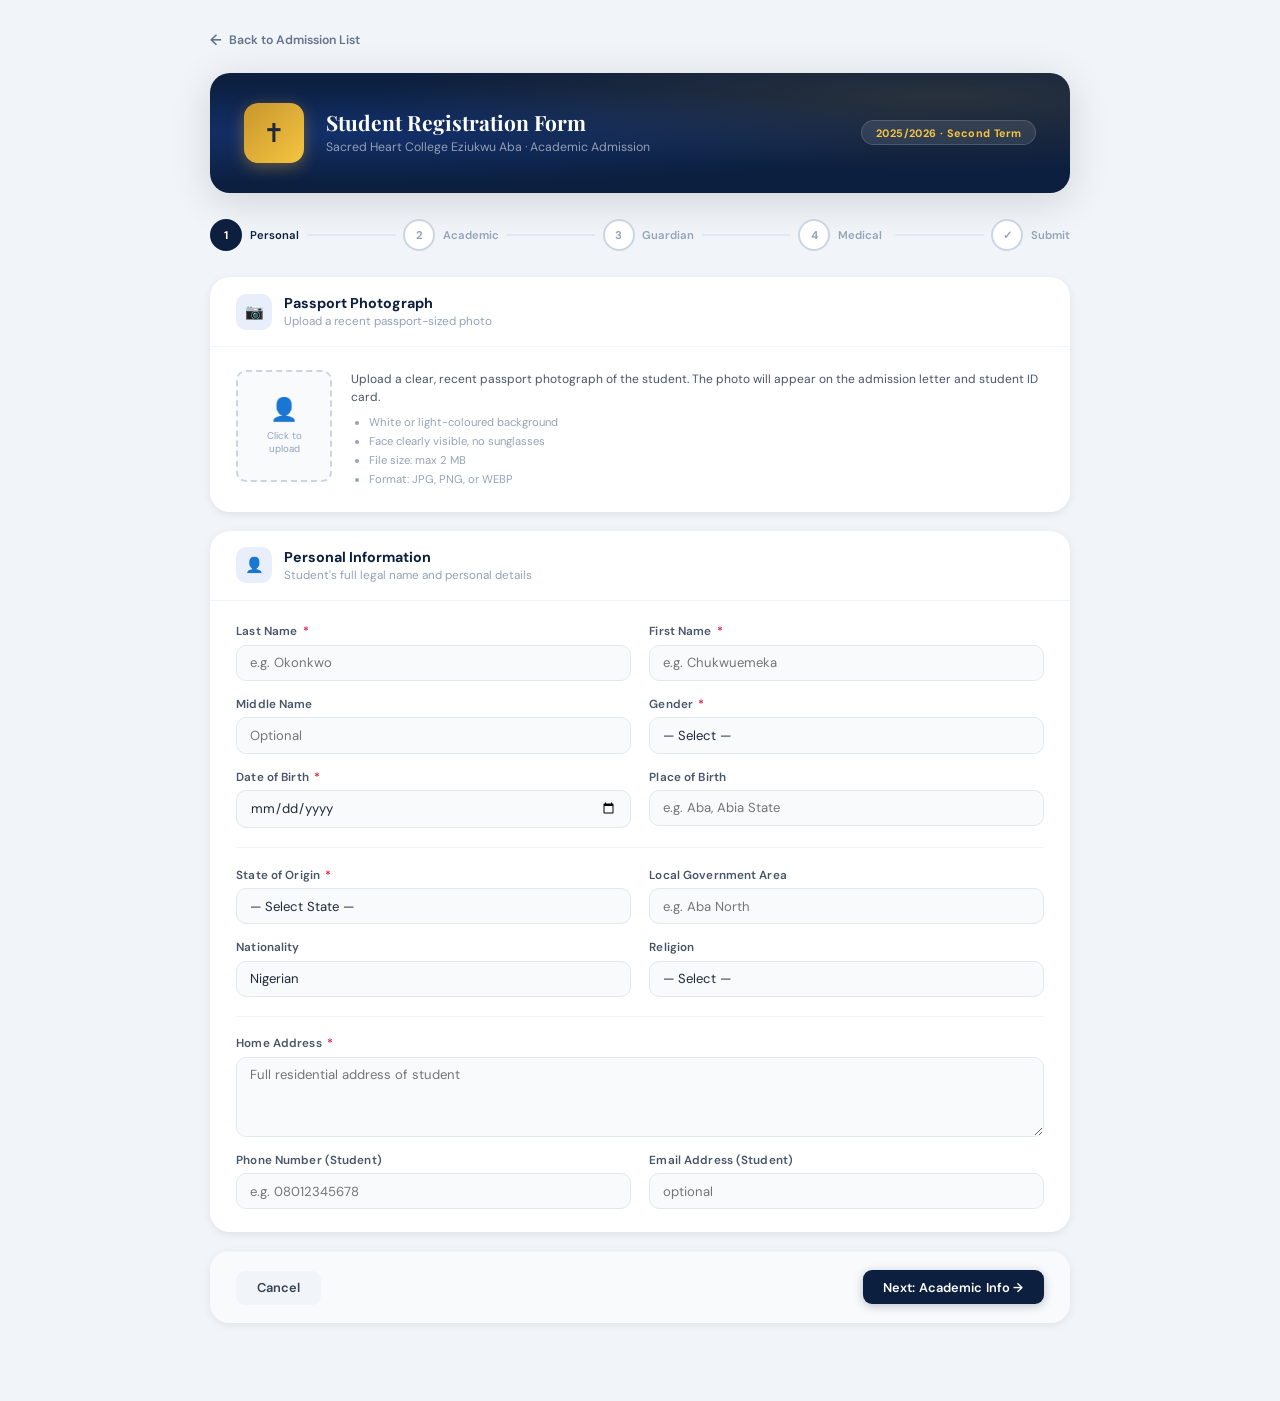
<file: regForm.html>
<!DOCTYPE html>
<html lang="en">
<head>
  <meta charset="UTF-8">
  <meta name="viewport" content="width=device-width, initial-scale=1.0">
  <title>Sacred Heart College – Student Registration</title>
  <link rel="preconnect" href="https://fonts.googleapis.com">
  <link href="https://fonts.googleapis.com/css2?family=DM+Sans:ital,opsz,wght@0,9..40,300;0,9..40,400;0,9..40,500;0,9..40,600;0,9..40,700;1,9..40,400&family=Playfair+Display:wght@700;900&display=swap" rel="stylesheet">

  <style>
    *, *::before, *::after { box-sizing: border-box; margin: 0; padding: 0; }

    :root {
      --navy:        #0c1f3f;
      --navy-mid:    #1a3560;
      --navy-light:  #254b82;
      --blue:        #2563eb;
      --blue-light:  #3b82f6;
      --blue-pale:   #dbeafe;
      --gold:        #c9962c;
      --gold-light:  #f4c542;
      --emerald:     #059669;
      --emerald-pale:#d1fae5;
      --amber:       #d97706;
      --amber-pale:  #fef3c7;
      --rose:        #e11d48;
      --rose-pale:   #fee2e2;
      --violet:      #7c3aed;
      --violet-pale: #ede9fe;
      --slate-50:    #f8fafc;
      --slate-100:   #f1f5f9;
      --slate-200:   #e2e8f0;
      --slate-300:   #cbd5e1;
      --slate-400:   #94a3b8;
      --slate-500:   #64748b;
      --slate-600:   #475569;
      --slate-700:   #334155;
      --slate-800:   #1e293b;
      --white:       #ffffff;
      --r-xl:        20px;
      --r-lg:        14px;
      --r-md:        10px;
      --r-sm:        7px;
      --sh-sm:  0 2px 8px rgba(0,0,0,.08);
      --sh-md:  0 4px 20px rgba(0,0,0,.10);
      --sh-lg:  0 8px 40px rgba(0,0,0,.14);
      --t: .2s ease;
    }

    html { font-size: 15px; }
    body {
      font-family: 'DM Sans', sans-serif;
      background: var(--slate-100);
      color: var(--slate-800);
      min-height: 100vh;
      padding: 2rem 1rem 4rem;
    }

    /* ── Page wrapper ── */
    .page-wrapper {
      max-width: 860px;
      margin: 0 auto;
    }

    /* ── Back link ── */
    .back-link {
      display: inline-flex; align-items: center; gap: .45rem;
      font-size: .82rem; font-weight: 600; color: var(--slate-500);
      text-decoration: none; margin-bottom: 1.5rem;
      transition: color var(--t);
    }
    .back-link:hover { color: var(--navy); }
    .back-link span { font-size: 1rem; }

    /* ── Form header ── */
    .form-header {
      background: var(--navy);
      background-image:
        radial-gradient(ellipse at 15% 50%, rgba(37,99,235,.25) 0%, transparent 60%),
        radial-gradient(ellipse at 85% 20%, rgba(201,150,44,.15) 0%, transparent 55%);
      border-radius: var(--r-xl);
      padding: 2rem 2.25rem;
      margin-bottom: 1.75rem;
      display: flex; align-items: center; gap: 1.5rem;
      box-shadow: var(--sh-lg);
    }
    .form-header-crest {
      width: 60px; height: 60px; flex-shrink: 0;
      background: linear-gradient(135deg, var(--gold), var(--gold-light));
      border-radius: 14px;
      display: flex; align-items: center; justify-content: center;
      font-size: 1.75rem;
      box-shadow: 0 4px 16px rgba(201,150,44,.45);
    }
    .form-header-text h1 {
      font-family: 'Playfair Display', serif;
      font-size: 1.4rem; font-weight: 700;
      color: #fff; line-height: 1.2;
    }
    .form-header-text p {
      font-size: .82rem; color: rgba(255,255,255,.55);
      margin-top: .3rem;
    }
    .form-header-badge {
      margin-left: auto; flex-shrink: 0;
      background: rgba(255,255,255,.1);
      border: 1px solid rgba(255,255,255,.15);
      border-radius: 20px; padding: .3rem .9rem;
      font-size: .72rem; font-weight: 700;
      color: var(--gold-light); letter-spacing: .04em;
      white-space: nowrap;
    }

    /* ── Progress steps ── */
    .progress-bar {
      display: flex; align-items: center;
      margin-bottom: 1.75rem;
      gap: 0;
    }
    .step {
      display: flex; align-items: center; gap: .5rem;
      flex: 1;
    }
    .step:last-child { flex: none; }
    .step-dot {
      width: 32px; height: 32px; border-radius: 50%;
      display: flex; align-items: center; justify-content: center;
      font-size: .75rem; font-weight: 700; flex-shrink: 0;
      transition: background var(--t), color var(--t);
      background: var(--white);
      border: 2px solid var(--slate-300);
      color: var(--slate-400);
    }
    .step.active .step-dot {
      background: var(--navy);
      border-color: var(--navy);
      color: #fff;
    }
    .step.done .step-dot {
      background: var(--emerald);
      border-color: var(--emerald);
      color: #fff;
    }
    .step-label {
      font-size: .75rem; font-weight: 600;
      color: var(--slate-400); white-space: nowrap;
    }
    .step.active .step-label { color: var(--navy); }
    .step.done   .step-label { color: var(--emerald); }
    .step-line {
      flex: 1; height: 2px;
      background: var(--slate-200);
      margin: 0 .5rem;
      border-radius: 2px;
      transition: background var(--t);
    }
    .step-line.done { background: var(--emerald); }

    /* ── Card ── */
    .form-card {
      background: var(--white);
      border-radius: var(--r-xl);
      box-shadow: var(--sh-sm);
      overflow: hidden;
      margin-bottom: 1.25rem;
    }
    .card-head {
      padding: 1.1rem 1.75rem;
      border-bottom: 1px solid var(--slate-100);
      display: flex; align-items: center; gap: .75rem;
    }
    .card-head-icon {
      width: 36px; height: 36px; border-radius: 10px;
      display: flex; align-items: center; justify-content: center;
      font-size: 1rem; flex-shrink: 0;
    }
    .card-head h2 {
      font-size: .95rem; font-weight: 700; color: var(--navy);
    }
    .card-head p { font-size: .78rem; color: var(--slate-400); margin-top: .1rem; }
    .card-body { padding: 1.5rem 1.75rem; }

    /* ── Field grid ── */
    .field-grid {
      display: grid;
      grid-template-columns: 1fr 1fr;
      gap: 1rem 1.25rem;
    }
    .field-grid.cols-3 { grid-template-columns: 1fr 1fr 1fr; }
    .field-grid.cols-1 { grid-template-columns: 1fr; }
    .col-span-2 { grid-column: span 2; }
    .col-span-3 { grid-column: span 3; }

    /* ── Field ── */
    .field { display: flex; flex-direction: column; gap: .35rem; }
    .field label {
      font-size: .78rem; font-weight: 600;
      color: var(--slate-600); letter-spacing: .01em;
    }
    .field label .req { color: var(--rose); margin-left: .15rem; }
    .field input,
    .field select,
    .field textarea {
      font-family: 'DM Sans', sans-serif;
      font-size: .875rem; color: var(--slate-800);
      background: var(--slate-50);
      border: 1.5px solid var(--slate-200);
      border-radius: var(--r-md);
      padding: .58rem .85rem;
      width: 100%;
      transition: border-color var(--t), box-shadow var(--t), background var(--t);
      outline: none;
      -webkit-appearance: none;
    }
    .field input:focus,
    .field select:focus,
    .field textarea:focus {
      border-color: var(--navy-mid);
      background: var(--white);
      box-shadow: 0 0 0 3px rgba(26,53,96,.1);
    }
    .field input.error,
    .field select.error { border-color: var(--rose); }
    .field .err-msg {
      font-size: .72rem; color: var(--rose); font-weight: 500;
      display: none;
    }
    .field input.error ~ .err-msg,
    .field select.error ~ .err-msg { display: block; }
    .field textarea { resize: vertical; min-height: 80px; }
    .field select { cursor: pointer; }
    .field .hint {
      font-size: .72rem; color: var(--slate-400);
    }

    /* Passport photo upload */
    .photo-upload {
      display: flex; align-items: flex-start; gap: 1.25rem;
    }
    .photo-preview {
      width: 96px; height: 112px;
      border: 2px dashed var(--slate-300);
      border-radius: var(--r-md);
      display: flex; flex-direction: column;
      align-items: center; justify-content: center;
      gap: .4rem; flex-shrink: 0;
      cursor: pointer;
      transition: border-color var(--t), background var(--t);
      overflow: hidden; position: relative;
      background: var(--slate-50);
    }
    .photo-preview:hover { border-color: var(--navy); background: var(--blue-pale); }
    .photo-preview span { font-size: 1.5rem; }
    .photo-preview p { font-size: .65rem; color: var(--slate-400); text-align: center; line-height: 1.3; }
    .photo-preview img {
      position: absolute; inset: 0;
      width: 100%; height: 100%;
      object-fit: cover;
      display: none;
    }
    .photo-upload input[type="file"] { display: none; }
    .photo-upload-info { flex: 1; }
    .photo-upload-info p { font-size: .8rem; color: var(--slate-600); line-height: 1.5; margin-bottom: .5rem; }
    .photo-upload-info ul { font-size: .75rem; color: var(--slate-400); padding-left: 1.2rem; line-height: 1.7; }

    /* Divider */
    .field-divider {
      grid-column: 1 / -1;
      border: none; border-top: 1px solid var(--slate-100);
      margin: .25rem 0;
    }

    /* Radio / checkbox group */
    .radio-group,
    .check-group {
      display: flex; flex-wrap: wrap; gap: .5rem;
    }
    .radio-option,
    .check-option {
      display: flex; align-items: center; gap: .45rem;
      padding: .42rem .85rem;
      border: 1.5px solid var(--slate-200);
      border-radius: var(--r-sm);
      cursor: pointer; font-size: .82rem; font-weight: 500;
      color: var(--slate-600);
      transition: border-color var(--t), background var(--t), color var(--t);
      user-select: none;
    }
    .radio-option input,
    .check-option input { accent-color: var(--navy); width: 14px; height: 14px; }
    .radio-option:has(input:checked),
    .check-option:has(input:checked) {
      border-color: var(--navy);
      background: #e8effa;
      color: var(--navy);
    }

    /* ── Form actions ── */
    .form-actions {
      display: flex; align-items: center; justify-content: space-between;
      gap: 1rem; flex-wrap: wrap;
      padding: 1.25rem 1.75rem;
      background: var(--slate-50);
      border-top: 1px solid var(--slate-100);
    }
    .form-actions-left { display: flex; gap: .75rem; }
    .form-actions-right { display: flex; gap: .75rem; }

    .btn {
      font-family: 'DM Sans', sans-serif;
      font-size: .855rem; font-weight: 600;
      padding: .55rem 1.35rem; border-radius: 9px;
      border: none; cursor: pointer;
      transition: opacity .15s, transform .1s, background .15s, box-shadow .15s;
      display: inline-flex; align-items: center; gap: .4rem;
      letter-spacing: .01em;
    }
    .btn:active { transform: scale(.97); }
    .btn-navy   { background: var(--navy); color: #fff; box-shadow: 0 2px 10px rgba(12,31,63,.25); }
    .btn-navy:hover { background: var(--navy-mid); }
    .btn-ghost  { background: var(--slate-100); color: var(--slate-700); }
    .btn-ghost:hover { background: var(--slate-200); }
    .btn-outline { background: transparent; color: var(--navy); border: 1.5px solid var(--navy); }
    .btn-outline:hover { background: var(--navy); color: #fff; }
    .btn-gold   { background: var(--gold); color: #fff; }
    .btn-gold:hover { background: var(--gold-light); color: var(--navy); }
    .btn-success { background: var(--emerald); color: #fff; }

    /* ── Success screen ── */
    #success-screen {
      display: none;
      text-align: center;
      padding: 3rem 2rem;
    }
    #success-screen .success-icon {
      width: 80px; height: 80px; border-radius: 50%;
      background: var(--emerald-pale);
      display: flex; align-items: center; justify-content: center;
      font-size: 2.2rem; margin: 0 auto 1.25rem;
    }
    #success-screen h2 {
      font-family: 'Playfair Display', serif;
      font-size: 1.5rem; color: var(--navy); margin-bottom: .5rem;
    }
    #success-screen p { font-size: .9rem; color: var(--slate-500); max-width: 440px; margin: 0 auto .25rem; }
    .reg-number-display {
      display: inline-block;
      background: var(--navy);
      color: var(--gold-light);
      font-size: 1.3rem; font-weight: 700;
      padding: .5rem 1.5rem; border-radius: 10px;
      letter-spacing: .12em; margin: 1rem 0;
      font-variant-numeric: tabular-nums;
    }
    .success-actions { display: flex; gap: .75rem; justify-content: center; margin-top: 1.5rem; flex-wrap: wrap; }

    /* ── Responsive ── */
    @media (max-width: 640px) {
      .field-grid { grid-template-columns: 1fr; }
      .field-grid.cols-3 { grid-template-columns: 1fr 1fr; }
      .col-span-2, .col-span-3 { grid-column: span 1; }
      .form-header { flex-wrap: wrap; }
      .form-header-badge { margin-left: 0; }
      .progress-bar .step-label { display: none; }
    }

    @keyframes fadeIn {
      from { opacity: 0; transform: translateY(8px); }
      to   { opacity: 1; transform: translateY(0); }
    }
    .form-card { animation: fadeIn .3s ease both; }
    .form-card:nth-child(2) { animation-delay: .05s; }
    .form-card:nth-child(3) { animation-delay: .10s; }
    .form-card:nth-child(4) { animation-delay: .15s; }
    .form-card:nth-child(5) { animation-delay: .20s; }

    @media print {
      body { background: #fff; padding: 0; }
      .back-link, .form-actions, .progress-bar { display: none !important; }
      .form-header { border-radius: 0; }
      .form-card { box-shadow: none; border: 1px solid #e2e8f0; page-break-inside: avoid; }
    }
  </style>
</head>
<body>

<div class="page-wrapper">

  <!-- Back link -->
  <a href="dashboard.html#admissions" class="back-link" id="back-link">
    <span>←</span> Back to Admission List
  </a>

  <!-- Header -->
  <div class="form-header">
    <div class="form-header-crest">✝</div>
    <div class="form-header-text">
      <h1>Student Registration Form</h1>
      <p>Sacred Heart College Eziukwu Aba · Academic Admission</p>
    </div>
    <div class="form-header-badge" id="session-badge">2025/2026 · Second Term</div>
  </div>

  <!-- Progress steps -->
  <div class="progress-bar">
    <div class="step active" id="step-1">
      <div class="step-dot">1</div>
      <div class="step-label">Personal</div>
    </div>
    <div class="step-line" id="line-1"></div>
    <div class="step" id="step-2">
      <div class="step-dot">2</div>
      <div class="step-label">Academic</div>
    </div>
    <div class="step-line" id="line-2"></div>
    <div class="step" id="step-3">
      <div class="step-dot">3</div>
      <div class="step-label">Guardian</div>
    </div>
    <div class="step-line" id="line-3"></div>
    <div class="step" id="step-4">
      <div class="step-dot">4</div>
      <div class="step-label">Medical</div>
    </div>
    <div class="step-line" id="line-4"></div>
    <div class="step" id="step-5">
      <div class="step-dot">✓</div>
      <div class="step-label">Submit</div>
    </div>
  </div>

  <form id="reg-form" novalidate>

    <!-- ══ PAGE 1 — PERSONAL INFO ══ -->
    <div class="form-page" id="page-1">

      <!-- Passport photo -->
      <div class="form-card">
        <div class="card-head">
          <div class="card-head-icon" style="background:#e8effa">📷</div>
          <div>
            <h2>Passport Photograph</h2>
            <p>Upload a recent passport-sized photo</p>
          </div>
        </div>
        <div class="card-body">
          <div class="photo-upload">
            <label class="photo-preview" id="photo-label" for="photo-input" title="Click to upload">
              <span>👤</span>
              <p>Click to<br>upload</p>
              <img id="photo-preview-img" alt="Passport photo">
            </label>
            <input type="file" id="photo-input" accept="image/*">
            <div class="photo-upload-info">
              <p>Upload a clear, recent passport photograph of the student. The photo will appear on the admission letter and student ID card.</p>
              <ul>
                <li>White or light-coloured background</li>
                <li>Face clearly visible, no sunglasses</li>
                <li>File size: max 2 MB</li>
                <li>Format: JPG, PNG, or WEBP</li>
              </ul>
            </div>
          </div>
        </div>
      </div>

      <!-- Personal details -->
      <div class="form-card">
        <div class="card-head">
          <div class="card-head-icon" style="background:#e8effa">👤</div>
          <div>
            <h2>Personal Information</h2>
            <p>Student's full legal name and personal details</p>
          </div>
        </div>
        <div class="card-body">
          <div class="field-grid">

            <div class="field">
              <label>Last Name <span class="req">*</span></label>
              <input type="text" id="last-name" placeholder="e.g. Okonkwo" required>
              <span class="err-msg">Last name is required</span>
            </div>

            <div class="field">
              <label>First Name <span class="req">*</span></label>
              <input type="text" id="first-name" placeholder="e.g. Chukwuemeka" required>
              <span class="err-msg">First name is required</span>
            </div>

            <div class="field">
              <label>Middle Name</label>
              <input type="text" id="middle-name" placeholder="Optional">
            </div>

            <div class="field">
              <label>Gender <span class="req">*</span></label>
              <select id="gender" required>
                <option value="">— Select —</option>
                <option value="Male">Male</option>
                <option value="Female">Female</option>
              </select>
              <span class="err-msg">Please select gender</span>
            </div>

            <div class="field">
              <label>Date of Birth <span class="req">*</span></label>
              <input type="date" id="dob" required>
              <span class="err-msg">Date of birth is required</span>
            </div>

            <div class="field">
              <label>Place of Birth</label>
              <input type="text" id="pob" placeholder="e.g. Aba, Abia State">
            </div>

            <hr class="field-divider">

            <div class="field">
              <label>State of Origin <span class="req">*</span></label>
              <select id="state-origin" required>
                <option value="">— Select State —</option>
                <option>Abia</option><option>Adamawa</option><option>Akwa Ibom</option>
                <option>Anambra</option><option>Bauchi</option><option>Bayelsa</option>
                <option>Benue</option><option>Borno</option><option>Cross River</option>
                <option>Delta</option><option>Ebonyi</option><option>Edo</option>
                <option>Ekiti</option><option>Enugu</option><option>FCT</option>
                <option>Gombe</option><option>Imo</option><option>Jigawa</option>
                <option>Kaduna</option><option>Kano</option><option>Katsina</option>
                <option>Kebbi</option><option>Kogi</option><option>Kwara</option>
                <option>Lagos</option><option>Nasarawa</option><option>Niger</option>
                <option>Ogun</option><option>Ondo</option><option>Osun</option>
                <option>Oyo</option><option>Plateau</option><option>Rivers</option>
                <option>Sokoto</option><option>Taraba</option><option>Yobe</option>
                <option>Zamfara</option>
              </select>
              <span class="err-msg">Please select state of origin</span>
            </div>

            <div class="field">
              <label>Local Government Area</label>
              <input type="text" id="lga" placeholder="e.g. Aba North">
            </div>

            <div class="field">
              <label>Nationality</label>
              <input type="text" id="nationality" value="Nigerian">
            </div>

            <div class="field">
              <label>Religion</label>
              <select id="religion">
                <option value="">— Select —</option>
                <option>Christianity</option>
                <option>Islam</option>
                <option>Traditional</option>
                <option>Other</option>
              </select>
            </div>

            <hr class="field-divider">

            <div class="field col-span-2">
              <label>Home Address <span class="req">*</span></label>
              <textarea id="address" placeholder="Full residential address of student" required></textarea>
              <span class="err-msg">Address is required</span>
            </div>

            <div class="field">
              <label>Phone Number (Student)</label>
              <input type="tel" id="student-phone" placeholder="e.g. 08012345678">
            </div>

            <div class="field">
              <label>Email Address (Student)</label>
              <input type="email" id="student-email" placeholder="optional">
            </div>

          </div>
        </div>
      </div>

      <div class="form-card">
        <div class="form-actions">
          <div class="form-actions-left">
            <button type="button" class="btn btn-ghost" onclick="window.location.href='admissionList.html'">Cancel</button>
          </div>
          <div class="form-actions-right">
            <button type="button" class="btn btn-navy" onclick="goToPage(2)">Next: Academic Info →</button>
          </div>
        </div>
      </div>

    </div><!-- /page-1 -->

    <!-- ══ PAGE 2 — ACADEMIC INFO ══ -->
    <div class="form-page" id="page-2" style="display:none">

      <div class="form-card">
        <div class="card-head">
          <div class="card-head-icon" style="background:#fef9e7">🏫</div>
          <div>
            <h2>Academic Information</h2>
            <p>Class placement and previous school records</p>
          </div>
        </div>
        <div class="card-body">
          <div class="field-grid">

            <div class="field">
              <label>Class Applying For <span class="req">*</span></label>
              <select id="class-apply" required>
                <option value="">— Select Class —</option>
                <optgroup label="Junior Secondary">
                  <option value="JSS 1">JSS 1</option>
                  <option value="JSS 2">JSS 2</option>
                  <option value="JSS 3">JSS 3</option>
                </optgroup>
                <optgroup label="Senior Secondary">
                  <option value="SS 1">SS 1</option>
                  <option value="SS 2">SS 2</option>
                  <option value="SS 3">SS 3</option>
                </optgroup>
              </select>
              <span class="err-msg">Please select a class</span>
            </div>

            <div class="field">
              <label>Preferred Arm</label>
              <select id="preferred-arm">
                <option value="">— No preference —</option>
                <option value="A">A</option>
                <option value="B">B</option>
                <option value="C">C</option>
                <option value="D">D</option>
              </select>
            </div>

            <div class="field">
              <label>Academic Session <span class="req">*</span></label>
              <select id="acad-session" required>
                <option value="2025/2026">2025/2026</option>
                <option value="2026/2027">2026/2027</option>
              </select>
            </div>

            <div class="field">
              <label>Term of Entry</label>
              <select id="entry-term">
                <option value="First Term">First Term</option>
                <option value="Second Term">Second Term</option>
                <option value="Third Term">Third Term</option>
              </select>
            </div>

            <hr class="field-divider">

            <div class="field col-span-2">
              <label>Previous School Name <span class="req">*</span></label>
              <input type="text" id="prev-school" placeholder="Full name of last school attended" required>
              <span class="err-msg">Previous school is required</span>
            </div>

            <div class="field">
              <label>Previous School Address</label>
              <input type="text" id="prev-school-addr" placeholder="City, State">
            </div>

            <div class="field">
              <label>Year Left</label>
              <input type="number" id="year-left" min="2000" max="2030" placeholder="e.g. 2024">
            </div>

            <div class="field">
              <label>Last Class Completed</label>
              <input type="text" id="last-class" placeholder="e.g. Primary 6 / JSS 2">
            </div>

            <div class="field">
              <label>Reason for Transfer / Leaving</label>
              <select id="transfer-reason">
                <option value="">— Select —</option>
                <option>Change of residence</option>
                <option>Graduated from previous level</option>
                <option>School closure</option>
                <option>Seeking better academic standard</option>
                <option>Other</option>
              </select>
            </div>

            <hr class="field-divider">

            <div class="field col-span-2">
              <label>Special Abilities / Talents</label>
              <div class="check-group">
                <label class="check-option"><input type="checkbox" name="talent" value="Football"> ⚽ Football</label>
                <label class="check-option"><input type="checkbox" name="talent" value="Athletics"> 🏃 Athletics</label>
                <label class="check-option"><input type="checkbox" name="talent" value="Music"> 🎵 Music</label>
                <label class="check-option"><input type="checkbox" name="talent" value="Drama"> 🎭 Drama</label>
                <label class="check-option"><input type="checkbox" name="talent" value="Art"> 🎨 Art</label>
                <label class="check-option"><input type="checkbox" name="talent" value="Debate"> 🗣️ Debate</label>
                <label class="check-option"><input type="checkbox" name="talent" value="STEM"> 🔬 STEM</label>
              </div>
            </div>

          </div>
        </div>
      </div>

      <div class="form-card">
        <div class="form-actions">
          <div class="form-actions-left">
            <button type="button" class="btn btn-ghost" onclick="goToPage(1)">← Back</button>
          </div>
          <div class="form-actions-right">
            <button type="button" class="btn btn-navy" onclick="goToPage(3)">Next: Guardian →</button>
          </div>
        </div>
      </div>

    </div><!-- /page-2 -->

    <!-- ══ PAGE 3 — GUARDIAN INFO ══ -->
    <div class="form-page" id="page-3" style="display:none">

      <div class="form-card">
        <div class="card-head">
          <div class="card-head-icon" style="background:#d1fae5">👨‍👩‍👧</div>
          <div>
            <h2>Parent / Guardian Information</h2>
            <p>Primary contact responsible for the student</p>
          </div>
        </div>
        <div class="card-body">
          <div class="field-grid">

            <div class="field">
              <label>Guardian Last Name <span class="req">*</span></label>
              <input type="text" id="g-last" placeholder="Surname" required>
              <span class="err-msg">Last name is required</span>
            </div>

            <div class="field">
              <label>Guardian First Name <span class="req">*</span></label>
              <input type="text" id="g-first" placeholder="First name" required>
              <span class="err-msg">First name is required</span>
            </div>

            <div class="field">
              <label>Relationship to Student <span class="req">*</span></label>
              <select id="g-relation" required>
                <option value="">— Select —</option>
                <option>Father</option>
                <option>Mother</option>
                <option>Uncle</option>
                <option>Aunt</option>
                <option>Grandparent</option>
                <option>Legal Guardian</option>
                <option>Other</option>
              </select>
              <span class="err-msg">Relationship is required</span>
            </div>

            <div class="field">
              <label>Occupation</label>
              <input type="text" id="g-occupation" placeholder="e.g. Civil Servant, Trader">
            </div>

            <div class="field">
              <label>Phone Number <span class="req">*</span></label>
              <input type="tel" id="g-phone" placeholder="e.g. 08012345678" required>
              <span class="err-msg">Phone number is required</span>
            </div>

            <div class="field">
              <label>Alternate Phone</label>
              <input type="tel" id="g-phone2" placeholder="Optional">
            </div>

            <div class="field col-span-2">
              <label>Email Address</label>
              <input type="email" id="g-email" placeholder="Parent/guardian email (for portal access)">
              <span class="hint">A parent portal login will be sent to this address.</span>
            </div>

            <div class="field col-span-2">
              <label>Home / Office Address</label>
              <textarea id="g-address" placeholder="Guardian's full address"></textarea>
            </div>

            <hr class="field-divider">

            <div class="field col-span-2">
              <label>Emergency Contact (if different from above)</label>
            </div>

            <div class="field">
              <label>Emergency Contact Name</label>
              <input type="text" id="ec-name" placeholder="Full name">
            </div>

            <div class="field">
              <label>Emergency Contact Phone</label>
              <input type="tel" id="ec-phone" placeholder="Phone number">
            </div>

          </div>
        </div>
      </div>

      <div class="form-card">
        <div class="form-actions">
          <div class="form-actions-left">
            <button type="button" class="btn btn-ghost" onclick="goToPage(2)">← Back</button>
          </div>
          <div class="form-actions-right">
            <button type="button" class="btn btn-navy" onclick="goToPage(4)">Next: Medical →</button>
          </div>
        </div>
      </div>

    </div><!-- /page-3 -->

    <!-- ══ PAGE 4 — MEDICAL & DECLARATION ══ -->
    <div class="form-page" id="page-4" style="display:none">

      <div class="form-card">
        <div class="card-head">
          <div class="card-head-icon" style="background:#fee2e2">🏥</div>
          <div>
            <h2>Medical Information</h2>
            <p>Health records to ensure the student's wellbeing</p>
          </div>
        </div>
        <div class="card-body">
          <div class="field-grid">

            <div class="field">
              <label>Blood Group</label>
              <select id="blood-group">
                <option value="">— Unknown —</option>
                <option>A+</option><option>A−</option>
                <option>B+</option><option>B−</option>
                <option>AB+</option><option>AB−</option>
                <option>O+</option><option>O−</option>
              </select>
            </div>

            <div class="field">
              <label>Genotype</label>
              <select id="genotype">
                <option value="">— Unknown —</option>
                <option>AA</option><option>AS</option>
                <option>SS</option><option>AC</option><option>SC</option>
              </select>
            </div>

            <div class="field col-span-2">
              <label>Known Allergies</label>
              <input type="text" id="allergies" placeholder="e.g. Penicillin, Peanuts — or 'None'">
            </div>

            <div class="field col-span-2">
              <label>Existing Medical Conditions</label>
              <textarea id="medical-conditions" placeholder="e.g. Asthma, Diabetes, Epilepsy — or 'None'"></textarea>
            </div>

            <div class="field col-span-2">
              <label>Current Medications</label>
              <input type="text" id="medications" placeholder="List any regular medications — or 'None'">
            </div>

            <div class="field">
              <label>Doctor / Hospital Name</label>
              <input type="text" id="doctor-name" placeholder="Family doctor or hospital">
            </div>

            <div class="field">
              <label>Doctor / Hospital Phone</label>
              <input type="tel" id="doctor-phone" placeholder="Contact number">
            </div>

            <div class="field col-span-2">
              <label>Special Needs / Disabilities</label>
              <textarea id="special-needs" placeholder="Any learning difficulties, physical disabilities, or special accommodations required — or 'None'"></textarea>
            </div>

          </div>
        </div>
      </div>

      <!-- Declaration -->
      <div class="form-card">
        <div class="card-head">
          <div class="card-head-icon" style="background:#fef9e7">📜</div>
          <div>
            <h2>Declaration</h2>
            <p>Parent/guardian declaration and consent</p>
          </div>
        </div>
        <div class="card-body">
          <div style="background:var(--slate-50);border-radius:var(--r-md);padding:1rem 1.15rem;margin-bottom:1.1rem;font-size:.82rem;color:var(--slate-600);line-height:1.7;border:1px solid var(--slate-200);">
            I/We, the parent(s)/guardian(s) of the above-named student, hereby declare that all information provided in this form is true, complete, and correct to the best of my/our knowledge. I/We agree to abide by the rules, regulations, and code of conduct of <strong>Sacred Heart College Eziukwu Aba</strong>, and I/We consent to the school using the information in this form for administrative and educational purposes. I/We understand that providing false information may result in the cancellation of admission.
          </div>
          <div class="field-grid cols-1">
            <label class="check-option" style="width:100%;padding:.75rem 1rem;">
              <input type="checkbox" id="declaration-check" required>
              <span>I confirm that all information provided is accurate and I agree to the above declaration. <span class="req">*</span></span>
            </label>
            <div class="field-grid" style="margin-top:.25rem;">
              <div class="field">
                <label>Guardian Signature (full name) <span class="req">*</span></label>
                <input type="text" id="guardian-sig" placeholder="Type full name as signature" required>
                <span class="err-msg">Signature is required</span>
              </div>
              <div class="field">
                <label>Date of Declaration</label>
                <input type="date" id="decl-date" readonly>
              </div>
            </div>
          </div>
        </div>
      </div>

      <div class="form-card">
        <div class="form-actions">
          <div class="form-actions-left">
            <button type="button" class="btn btn-ghost" onclick="goToPage(3)">← Back</button>
            <button type="button" class="btn btn-outline" onclick="saveDraft()">💾 Save Draft</button>
          </div>
          <div class="form-actions-right">
            <button type="submit" class="btn btn-navy" id="submit-btn">
              ✅ Submit Registration
            </button>
          </div>
        </div>
      </div>

    </div><!-- /page-4 -->

  </form>

  <!-- ══ SUCCESS SCREEN ══ -->
  <div class="form-card" id="success-card" style="display:none">
    <div id="success-screen">
      <div class="success-icon">✅</div>
      <h2>Registration Submitted!</h2>
      <p>The student registration has been successfully submitted and is pending review.</p>
      <p style="margin-top:.5rem;font-size:.82rem;">Admission Number:</p>
      <div class="reg-number-display" id="reg-number">SHC-0000</div>
      <p style="font-size:.78rem;color:var(--slate-400);">Keep this number for reference. The admissions team will review and confirm the placement.</p>
      <div class="success-actions">
        <button class="btn btn-ghost" onclick="window.print()">🖨️ Print Form</button>
        <button class="btn btn-outline" onclick="registerAnother()">➕ Register Another</button>
        <button class="btn btn-navy" onclick="window.location.href='admissionList.html'">📋 View Admission List</button>
      </div>
    </div>
  </div>

</div><!-- /page-wrapper -->

<script>
'use strict';

/* ── Today's date ── */
var today = new Date().toISOString().split('T')[0];
document.getElementById('decl-date').value = today;

/* ── Photo preview ── */
document.getElementById('photo-input').addEventListener('change', function() {
  var file = this.files[0];
  if (!file) return;
  var reader = new FileReader();
  reader.onload = function(e) {
    var img = document.getElementById('photo-preview-img');
    img.src = e.target.result;
    img.style.display = 'block';
    document.getElementById('photo-label').querySelector('span').style.display = 'none';
    document.getElementById('photo-label').querySelector('p').style.display = 'none';
  };
  reader.readAsDataURL(file);
});

/* ── Page navigation ── */
var currentPage = 1;

function goToPage(n) {
  if (n > currentPage && !validatePage(currentPage)) return;

  document.getElementById('page-' + currentPage).style.display = 'none';
  updateStep(currentPage, 'done');

  currentPage = n;
  document.getElementById('page-' + n).style.display = 'block';
  updateStep(n, 'active');

  window.scrollTo({ top: 0, behavior: 'smooth' });
}

function updateStep(n, state) {
  var el = document.getElementById('step-' + n);
  if (!el) return;
  el.className = 'step ' + state;
  if (state === 'done') {
    el.querySelector('.step-dot').textContent = '✓';
    var line = document.getElementById('line-' + n);
    if (line) line.classList.add('done');
  } else if (state === 'active') {
    el.querySelector('.step-dot').textContent = n;
  }
}

/* ── Validation ── */
function validatePage(n) {
  var valid = true;
  var page = document.getElementById('page-' + n);
  var required = page.querySelectorAll('[required]');
  required.forEach(function(el) {
    if (!el.value.trim()) {
      el.classList.add('error');
      valid = false;
    } else {
      el.classList.remove('error');
    }
  });
  if (!valid) {
    var first = page.querySelector('.error');
    if (first) first.focus();
    showToast('⚠️ Please fill in all required fields', 'amber');
  }
  return valid;
}

/* Clear error on input */
document.querySelectorAll('input, select, textarea').forEach(function(el) {
  el.addEventListener('input', function() { this.classList.remove('error'); });
  el.addEventListener('change', function() { this.classList.remove('error'); });
});

/* ── Generate admission number ── */
function genAdmNo() {
  var year = new Date().getFullYear().toString().slice(-2);
  var num  = String(Math.floor(Math.random() * 9000) + 1000);
  return 'SHC/' + year + '/' + num;
}

/* ── Build admission record ── */
function buildRecord(admNo) {
  var talents = [];
  document.querySelectorAll('input[name="talent"]:checked').forEach(function(c) { talents.push(c.value); });

  return {
    admNo:          admNo,
    status:         'Pending',
    dateApplied:    today,
    photo:          (document.getElementById('photo-preview-img').src || ''),
    lastName:       document.getElementById('last-name').value.trim(),
    firstName:      document.getElementById('first-name').value.trim(),
    middleName:     document.getElementById('middle-name').value.trim(),
    gender:         document.getElementById('gender').value,
    dob:            document.getElementById('dob').value,
    pob:            document.getElementById('pob').value,
    stateOrigin:    document.getElementById('state-origin').value,
    lga:            document.getElementById('lga').value,
    nationality:    document.getElementById('nationality').value,
    religion:       document.getElementById('religion').value,
    address:        document.getElementById('address').value,
    studentPhone:   document.getElementById('student-phone').value,
    studentEmail:   document.getElementById('student-email').value,
    classApply:     document.getElementById('class-apply').value,
    preferredArm:   document.getElementById('preferred-arm').value,
    acadSession:    document.getElementById('acad-session').value,
    entryTerm:      document.getElementById('entry-term').value,
    prevSchool:     document.getElementById('prev-school').value,
    prevSchoolAddr: document.getElementById('prev-school-addr').value,
    yearLeft:       document.getElementById('year-left').value,
    lastClass:      document.getElementById('last-class').value,
    talents:        talents,
    guardianLast:   document.getElementById('g-last').value,
    guardianFirst:  document.getElementById('g-first').value,
    relation:       document.getElementById('g-relation').value,
    occupation:     document.getElementById('g-occupation').value,
    guardianPhone:  document.getElementById('g-phone').value,
    guardianPhone2: document.getElementById('g-phone2').value,
    guardianEmail:  document.getElementById('g-email').value,
    guardianAddr:   document.getElementById('g-address').value,
    ecName:         document.getElementById('ec-name').value,
    ecPhone:        document.getElementById('ec-phone').value,
    bloodGroup:     document.getElementById('blood-group').value,
    genotype:       document.getElementById('genotype').value,
    allergies:      document.getElementById('allergies').value,
    medConditions:  document.getElementById('medical-conditions').value,
    medications:    document.getElementById('medications').value,
    doctorName:     document.getElementById('doctor-name').value,
    doctorPhone:    document.getElementById('doctor-phone').value,
    specialNeeds:   document.getElementById('special-needs').value,
    guardianSig:    document.getElementById('guardian-sig').value,
    declDate:       document.getElementById('decl-date').value
  };
}

/* ── Save to localStorage ── */
function getAdmissions() {
  try { return JSON.parse(localStorage.getItem('shc_admissions') || '[]'); } catch(e) { return []; }
}
function saveAdmissions(list) {
  localStorage.setItem('shc_admissions', JSON.stringify(list));
}

/* ── Save draft ── */
function saveDraft() {
  var admNo  = 'DRAFT-' + Date.now();
  var record = buildRecord(admNo);
  record.status = 'Draft';
  var list = getAdmissions();
  list.push(record);
  saveAdmissions(list);
  showToast('💾 Draft saved successfully', 'emerald');
}

/* ── Form submit ── */
document.getElementById('reg-form').addEventListener('submit', function(e) {
  e.preventDefault();

  if (!validatePage(4)) return;

  var decl = document.getElementById('declaration-check');
  if (!decl.checked) {
    decl.closest('label').style.borderColor = 'var(--rose)';
    showToast('⚠️ Please accept the declaration', 'amber');
    return;
  }

  var admNo  = genAdmNo();
  var record = buildRecord(admNo);

  var list = getAdmissions();
  list.push(record);
  saveAdmissions(list);

  /* Show success */
  document.getElementById('reg-form').style.display = 'none';
  document.getElementById('success-card').style.display = 'block';
  document.getElementById('reg-number').textContent = admNo;
  document.getElementById('success-screen').style.display = 'block';

  /* Update step 5 */
  updateStep(4, 'done');
  updateStep(5, 'active');
  document.getElementById('step-5').querySelector('.step-dot').textContent = '✓';

  window.scrollTo({ top: 0, behavior: 'smooth' });
});

/* ── Register another ── */
function registerAnother() {
  document.getElementById('reg-form').reset();
  document.getElementById('reg-form').style.display = 'block';
  document.getElementById('success-card').style.display = 'none';
  document.getElementById('page-1').style.display = 'block';
  for (var i = 2; i <= 4; i++) document.getElementById('page-' + i).style.display = 'none';
  currentPage = 1;
  for (var j = 1; j <= 5; j++) {
    var s = document.getElementById('step-' + j);
    if (s) { s.className = 'step'; s.querySelector('.step-dot').textContent = j === 5 ? '✓' : j; }
  }
  document.querySelectorAll('.step-line').forEach(function(l) { l.classList.remove('done'); });
  document.getElementById('step-1').className = 'step active';
  document.getElementById('photo-preview-img').style.display = 'none';
  document.getElementById('decl-date').value = today;
}

/* ── Toast ── */
function showToast(msg, type) {
  var c = document.getElementById('toast-c');
  if (!c) {
    c = document.createElement('div');
    c.id = 'toast-c';
    c.style.cssText = 'position:fixed;bottom:1.5rem;right:1.5rem;z-index:9999;display:flex;flex-direction:column;gap:.5rem;';
    document.body.appendChild(c);
  }
  var colors = { amber:'#fef3c7;color:#92400e', emerald:'#d1fae5;color:#065f46', rose:'#fee2e2;color:#9f1239', navy:'#1e293b;color:#fff' };
  var t = document.createElement('div');
  t.style.cssText = 'background:' + (colors[type]||colors.navy) + ';padding:.65rem 1.1rem;border-radius:10px;font-size:.84rem;font-weight:600;box-shadow:0 4px 20px rgba(0,0,0,.15);animation:slideInRight .28s ease;font-family:"DM Sans",sans-serif;max-width:300px;';
  t.textContent = msg;
  c.appendChild(t);
  setTimeout(function() { t.remove(); }, 3500);
}

/* ── Animations ── */
var style = document.createElement('style');
style.textContent = '@keyframes slideInRight{from{transform:translateX(110%);opacity:0}to{transform:translateX(0);opacity:1}}';
document.head.appendChild(style);
</script>

</body>
</html>
</file>
